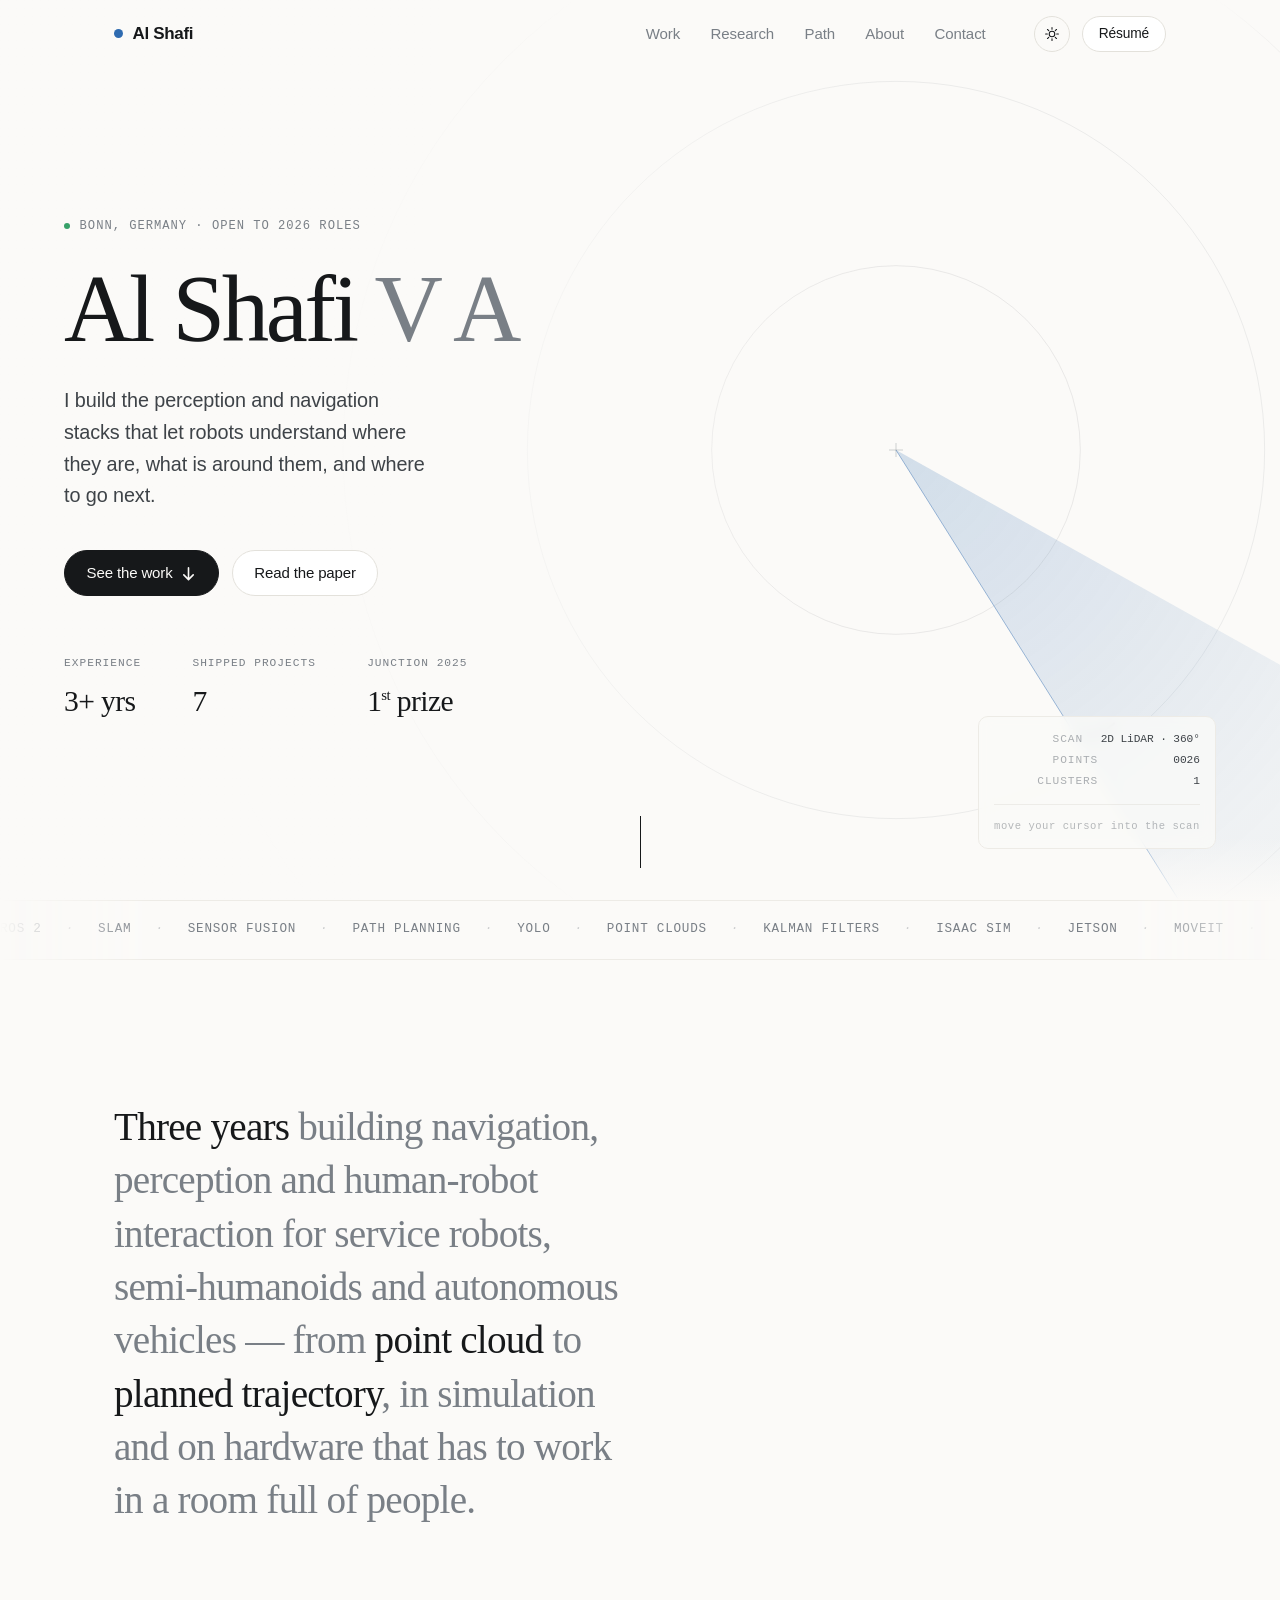
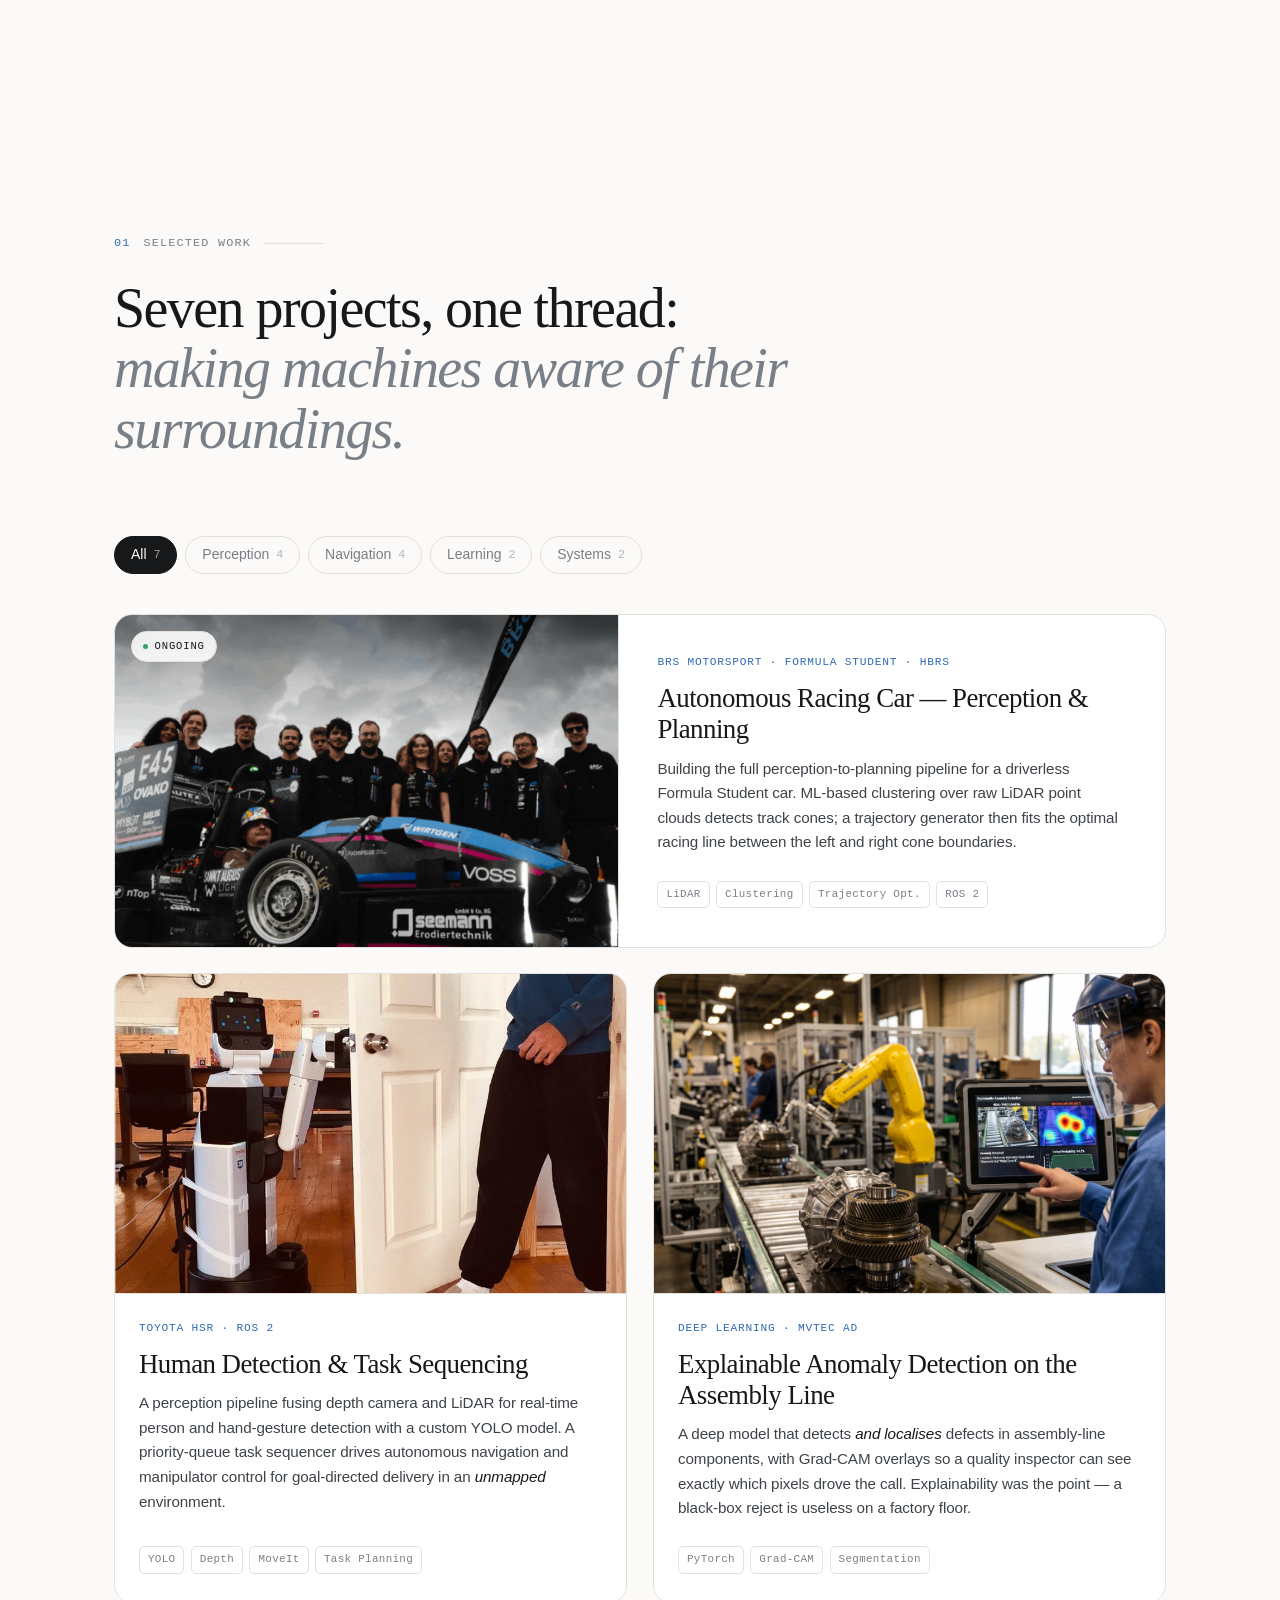
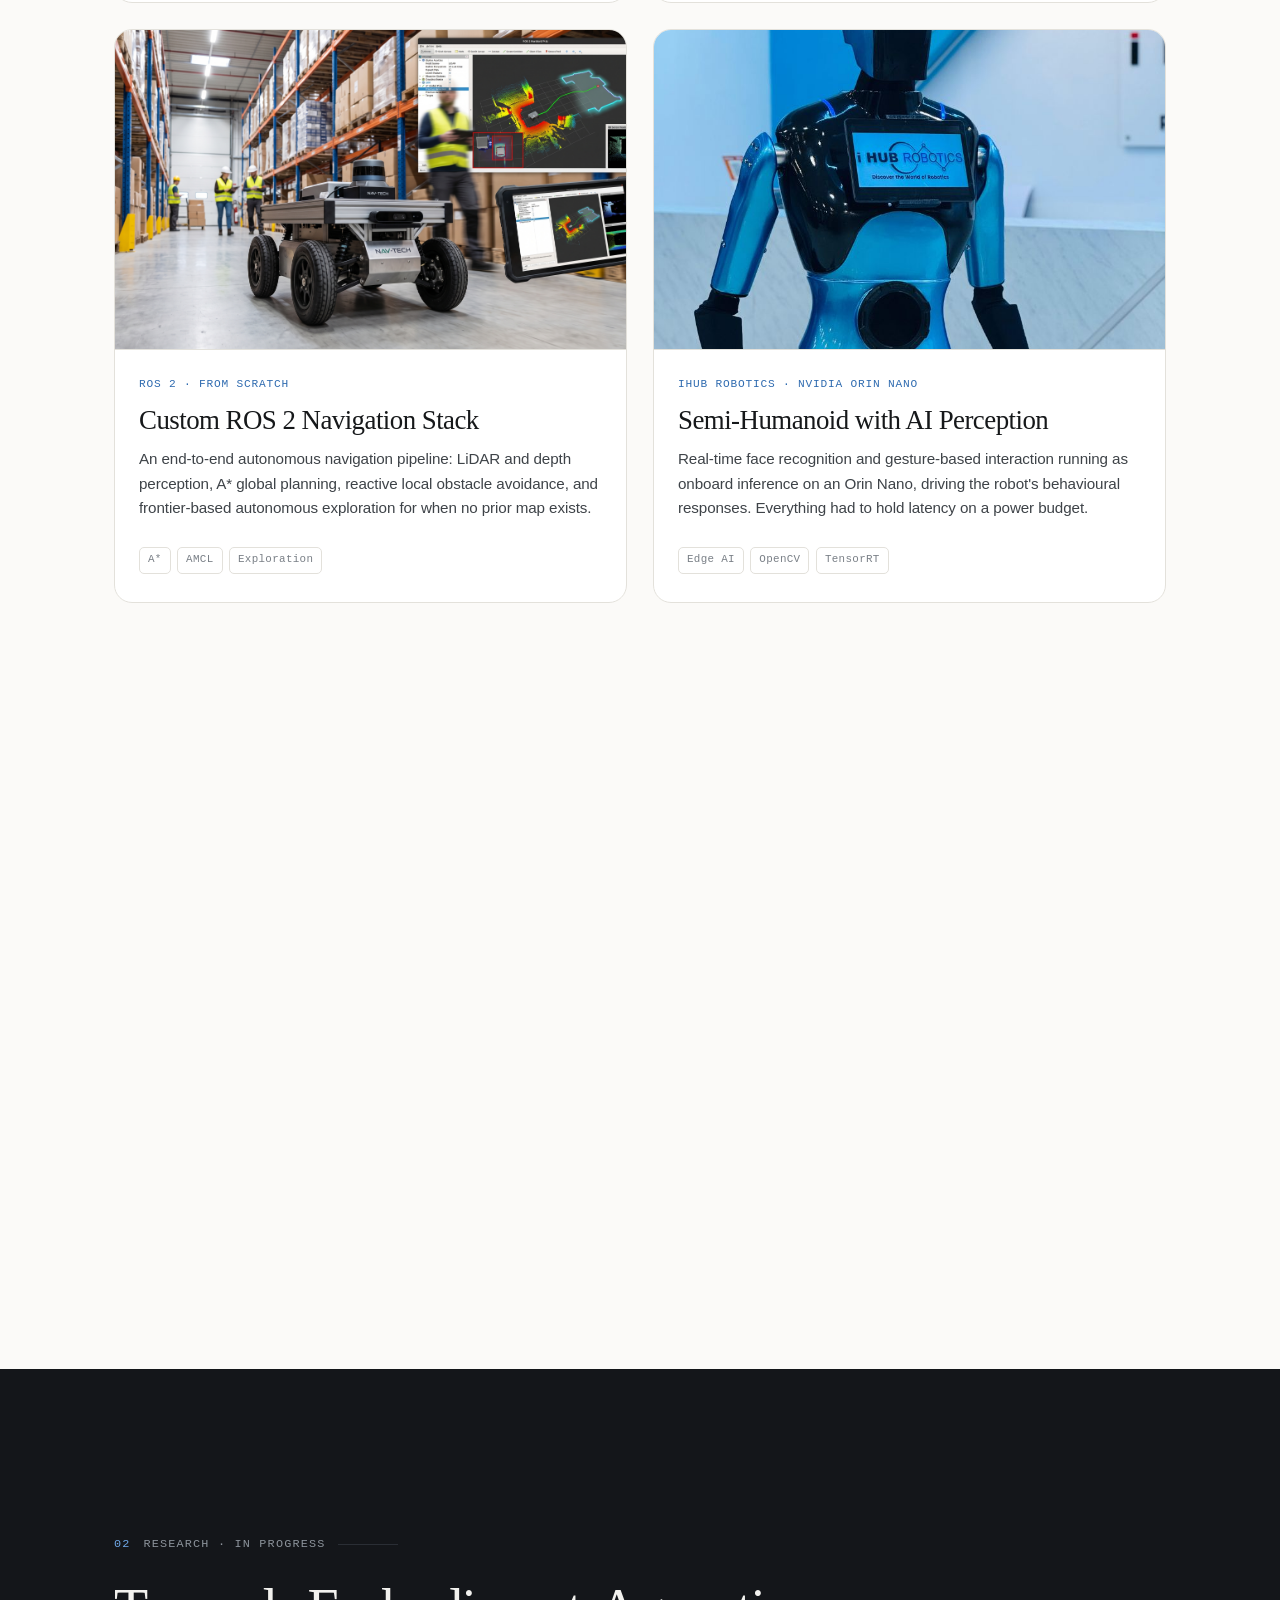
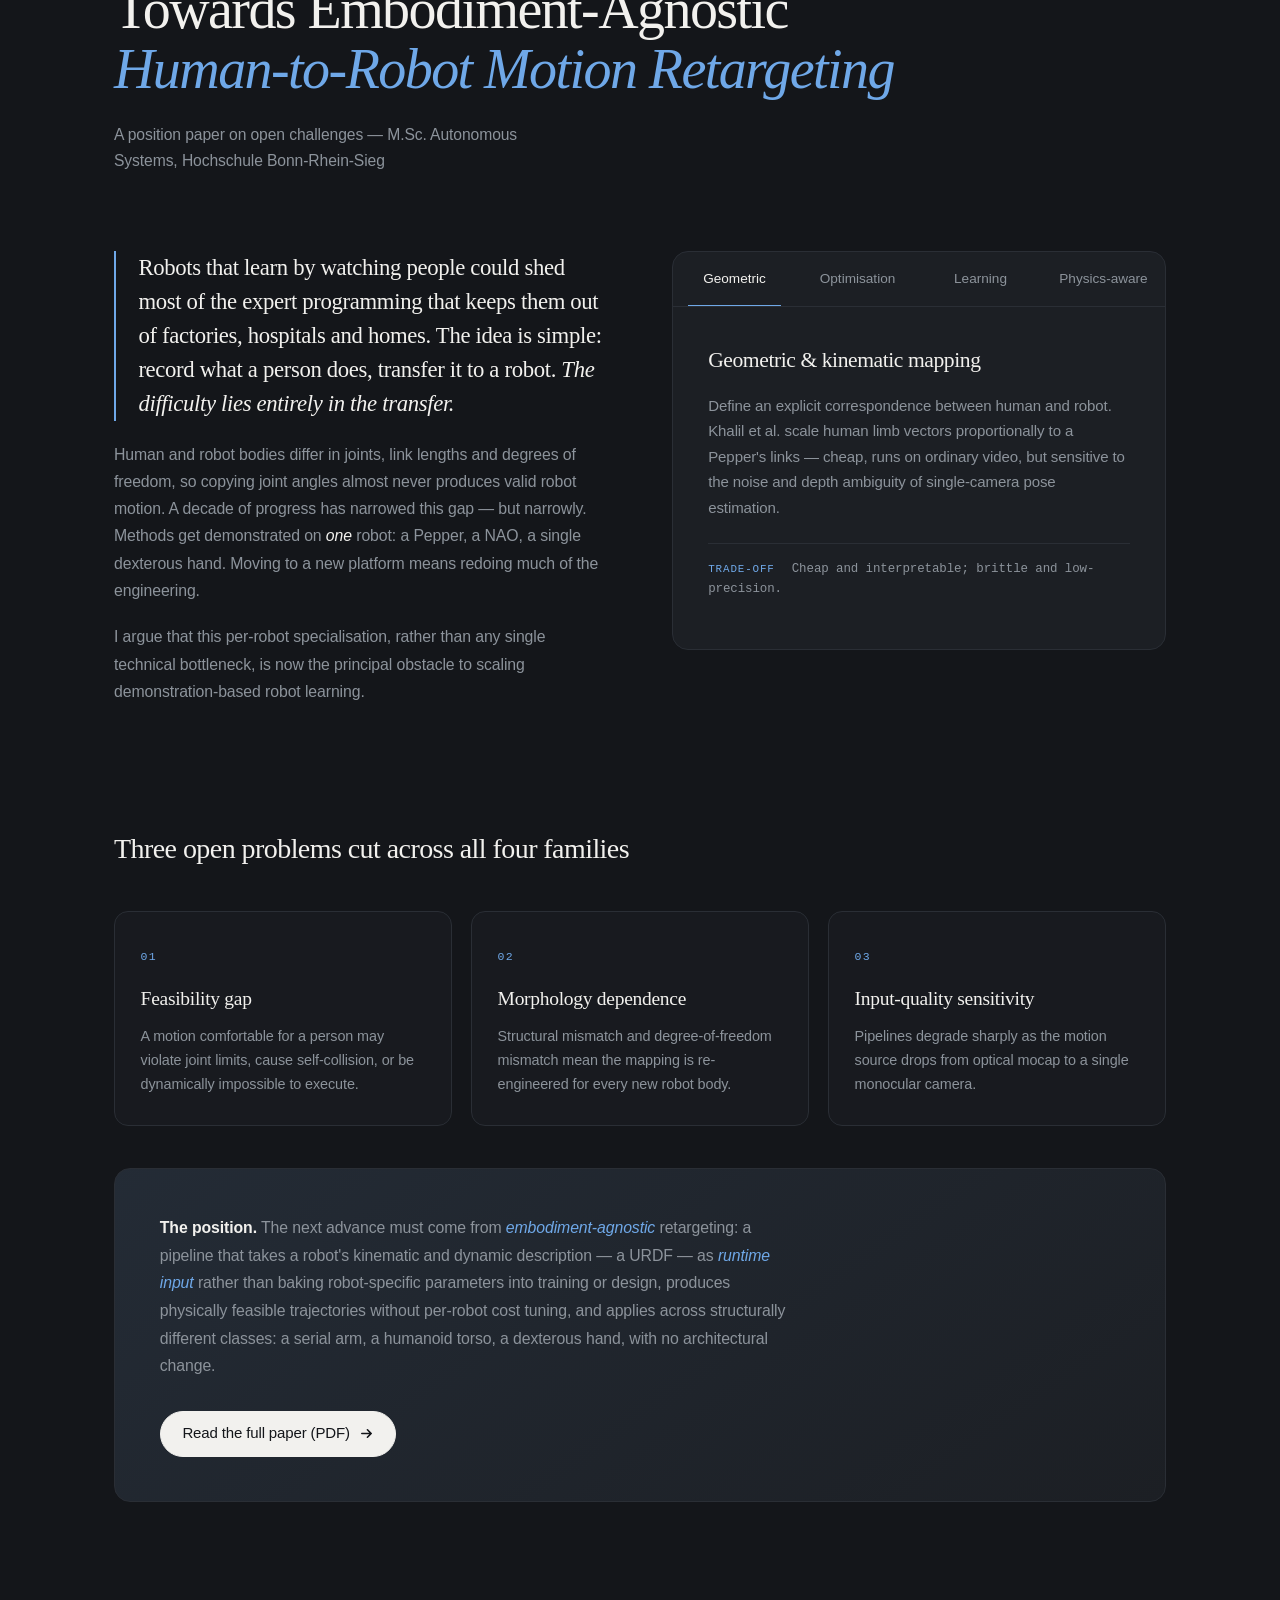
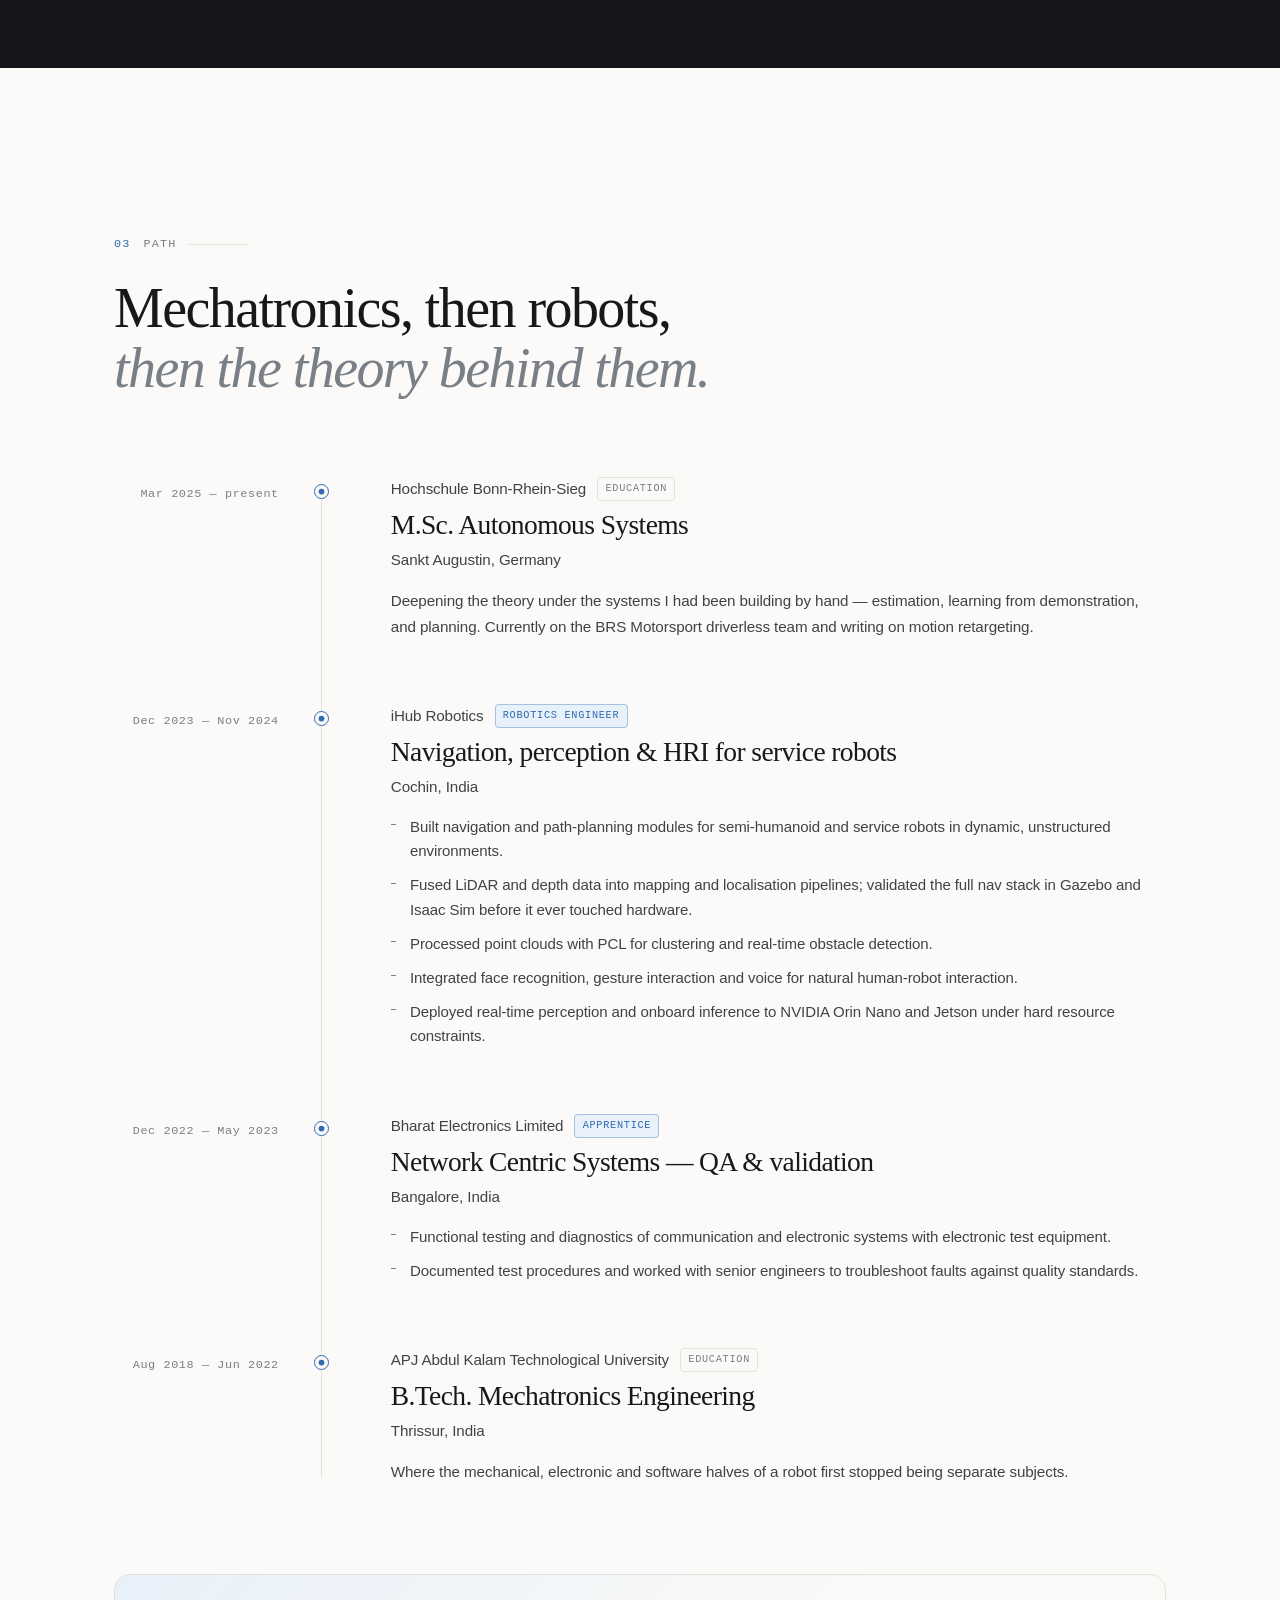
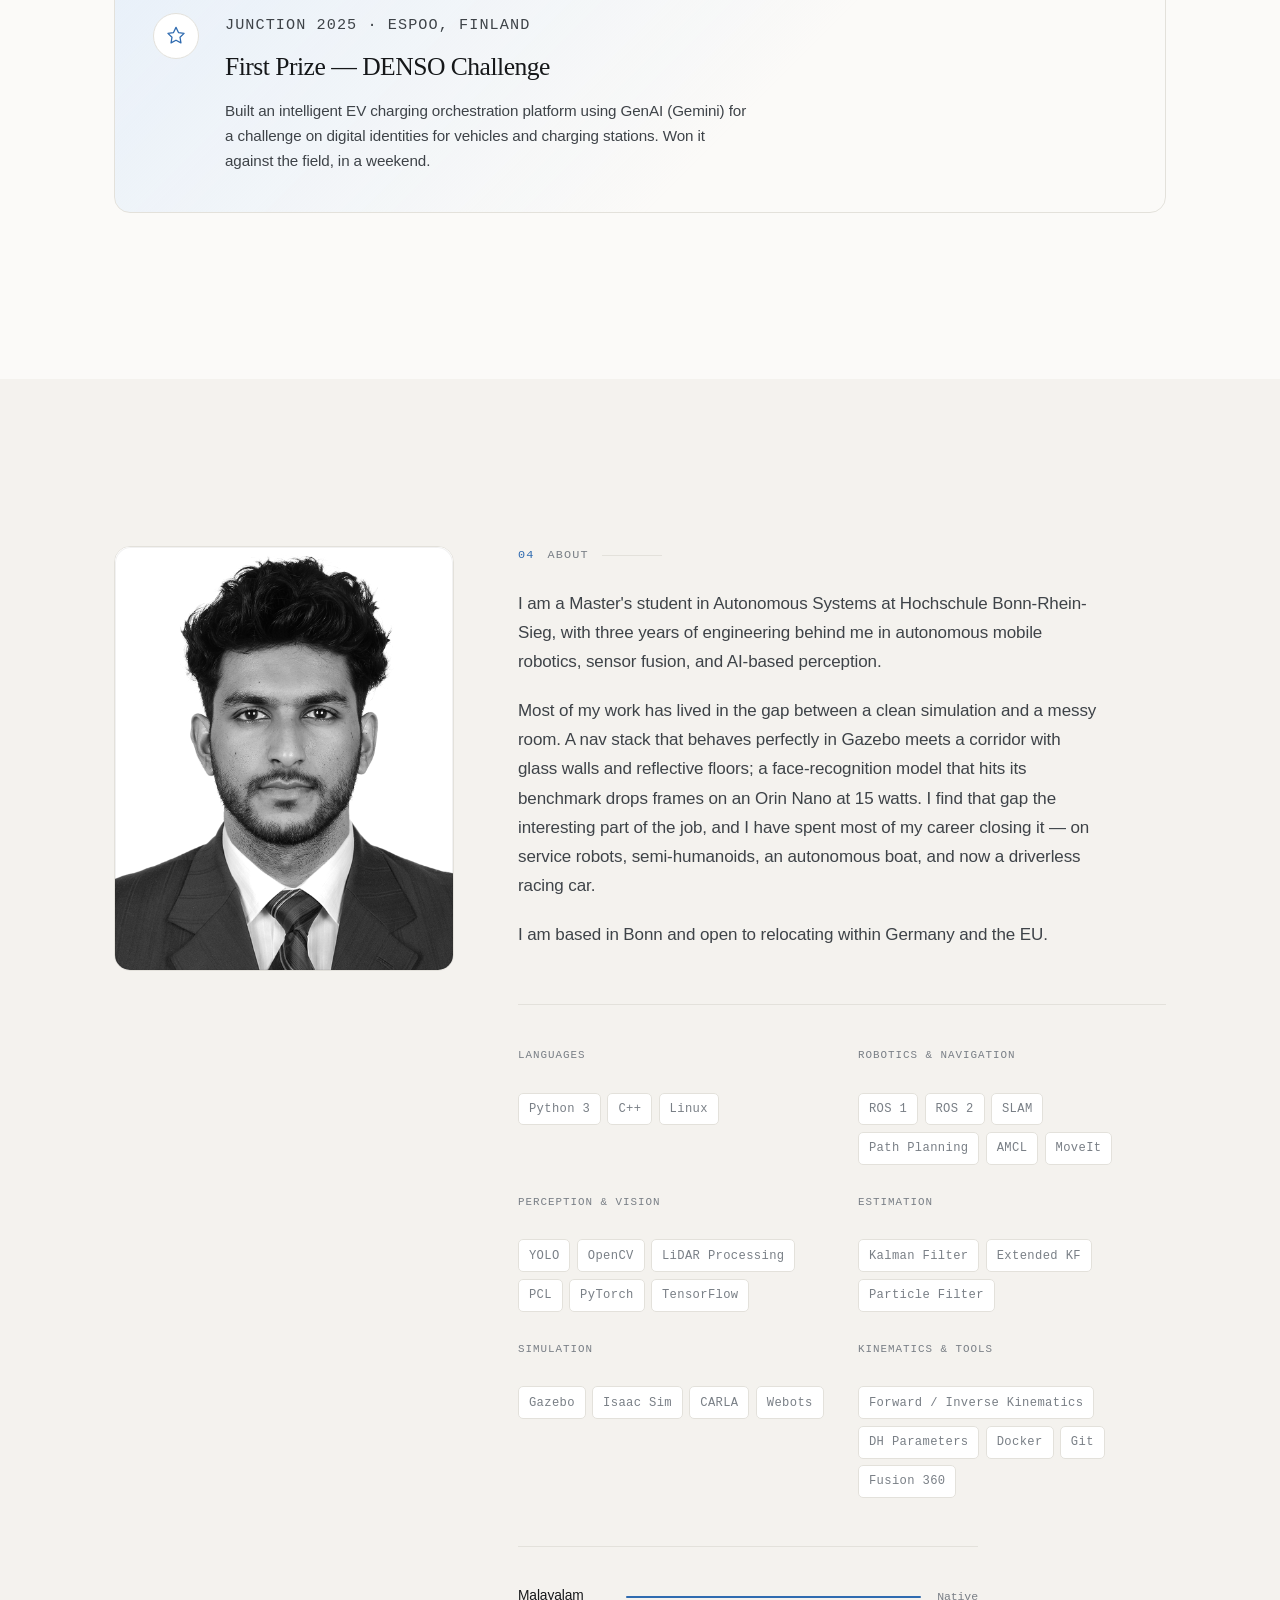
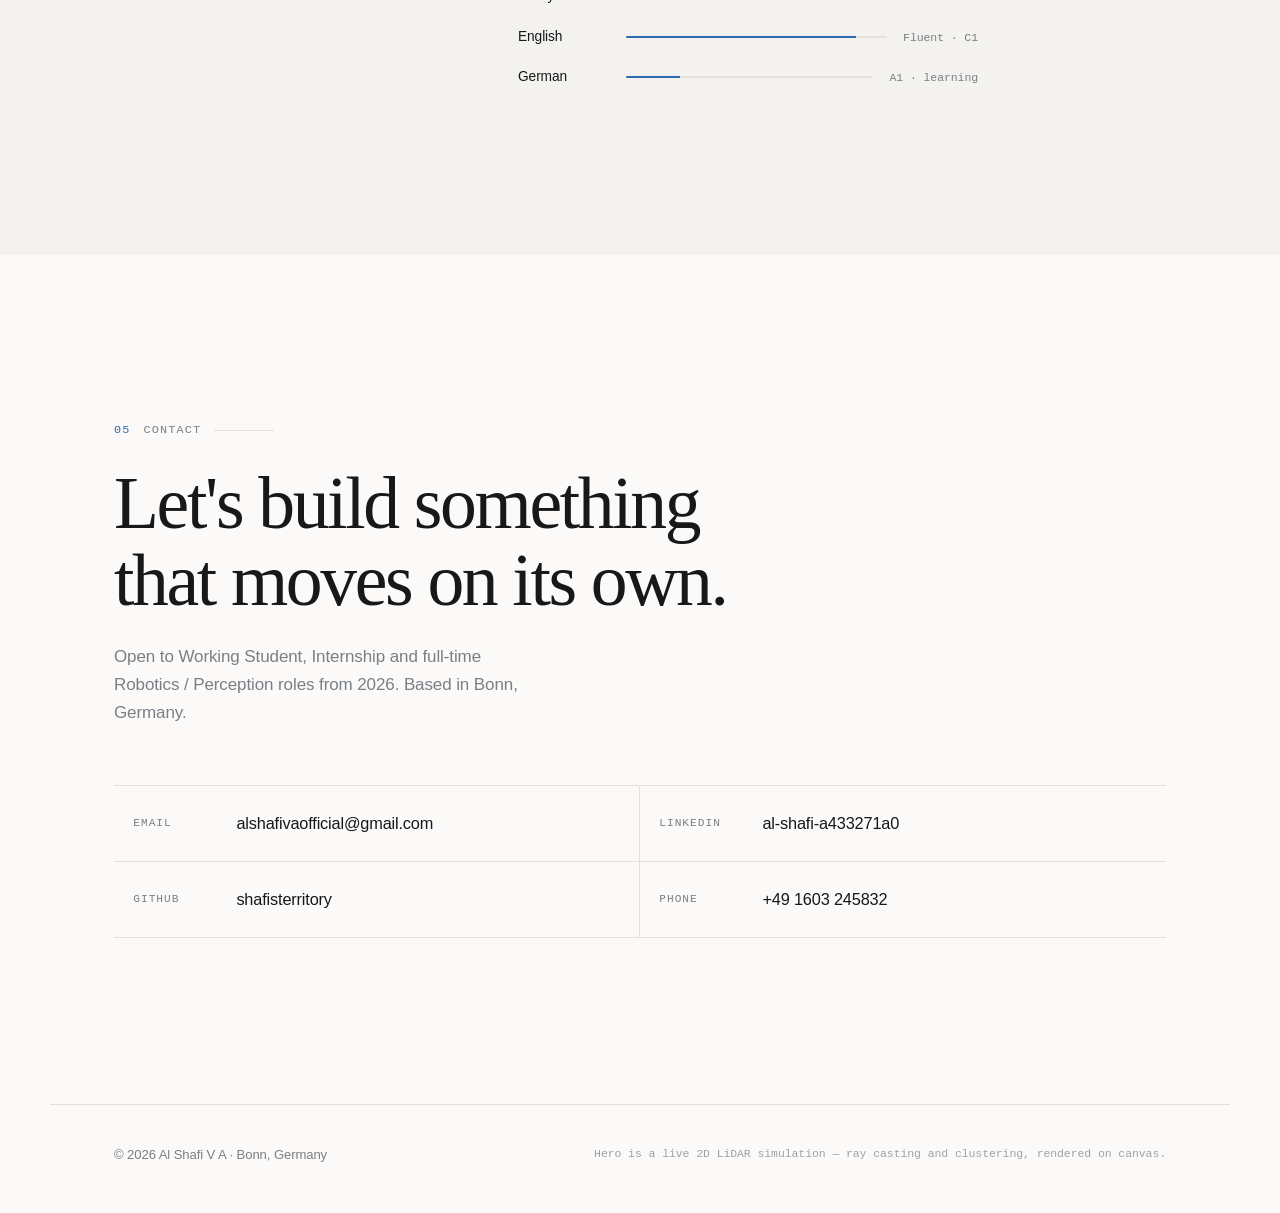
<file: index.html>
<!DOCTYPE html>
<html lang="en" data-theme="light">
<head>
<meta charset="utf-8">
<meta name="viewport" content="width=device-width, initial-scale=1">
<title>Al Shafi V A — Autonomous Systems Engineer</title>
<meta name="description" content="Robotics engineer and M.Sc. Autonomous Systems student at Hochschule Bonn-Rhein-Sieg. Navigation, perception, sensor fusion, and human-robot interaction.">

<meta property="og:title" content="Al Shafi V A — Autonomous Systems Engineer">
<meta property="og:description" content="Navigation, perception, and sensor fusion for robots that work in the real world.">
<meta property="og:type" content="website">

<link rel="preconnect" href="https://fonts.googleapis.com">
<link rel="stylesheet" href="css/style.css">
</head>
<body>

<!-- ─── skip link ─────────────────────────────────────────── -->
<a href="#main" class="skip">Skip to content</a>

<!-- ─── nav ───────────────────────────────────────────────── -->
<header class="nav" id="nav">
  <div class="nav__inner">
    <a href="#top" class="nav__mark" aria-label="Home">
      <span class="nav__mark-dot" aria-hidden="true"></span>
      <span class="nav__mark-text">Al Shafi</span>
    </a>

    <nav class="nav__links" aria-label="Primary">
      <a href="#work">Work</a>
      <a href="#research">Research</a>
      <a href="#path">Path</a>
      <a href="#about">About</a>
      <a href="#contact">Contact</a>
    </nav>

    <div class="nav__actions">
      <button class="theme-toggle" id="themeToggle" type="button"
              aria-label="Switch colour theme" title="Switch colour theme">
        <svg class="icon-sun" viewBox="0 0 24 24" aria-hidden="true"><circle cx="12" cy="12" r="4.2"/><path d="M12 2.4v2.6M12 19v2.6M2.4 12h2.6M19 12h2.6M5.2 5.2l1.9 1.9M16.9 16.9l1.9 1.9M18.8 5.2l-1.9 1.9M7.1 16.9l-1.9 1.9"/></svg>
        <svg class="icon-moon" viewBox="0 0 24 24" aria-hidden="true"><path d="M20.5 14.6A8.6 8.6 0 0 1 9.4 3.5a8.6 8.6 0 1 0 11.1 11.1z"/></svg>
      </button>
      <a class="btn btn--sm" href="assets/Al_Shafi_VA_Resume.pdf" target="_blank" rel="noopener">Résumé</a>
    </div>
  </div>
  <div class="nav__progress" id="navProgress" aria-hidden="true"></div>
</header>


<main id="main">
<span id="top"></span>

<!-- ─── hero ──────────────────────────────────────────────── -->
<section class="hero">
  <canvas class="hero__canvas" id="lidar" aria-hidden="true"></canvas>
  <div class="hero__scrim" aria-hidden="true"></div>

  <div class="hero__content">
    <p class="hero__eyebrow" data-reveal>
      <span class="pulse" aria-hidden="true"></span>
      Bonn, Germany · open to 2026 roles
    </p>

    <h1 class="hero__name" data-reveal data-reveal-delay="1">
      <span class="hero__line">Al&nbsp;Shafi</span> <span class="hero__line hero__line--muted">V&nbsp;A</span>
    </h1>

    <p class="hero__tagline" data-reveal data-reveal-delay="2">
      I build the perception and navigation stacks that let robots
      understand where they are, what is around them, and where to go next.
    </p>

    <div class="hero__cta" data-reveal data-reveal-delay="3">
      <a class="btn btn--primary" href="#work">
        See the work
        <svg viewBox="0 0 16 16" aria-hidden="true"><path d="M8 2v12M3 9.5 8 14.5l5-5"/></svg>
      </a>
      <a class="btn" href="#research">Read the paper</a>
    </div>

    <dl class="hero__stats" data-reveal data-reveal-delay="4">
      <div><dt>Experience</dt><dd><span data-count="3">0</span>+ yrs</dd></div>
      <div><dt>Shipped projects</dt><dd><span data-count="7">0</span></dd></div>
      <div><dt>Junction 2025</dt><dd>1<sup>st</sup> prize</dd></div>
    </dl>
  </div>

  <div class="hero__readout" aria-hidden="true">
    <div class="readout__row"><span>scan</span><b id="roScan">2D LiDAR · 360°</b></div>
    <div class="readout__row"><span>points</span><b id="roPoints">0</b></div>
    <div class="readout__row"><span>clusters</span><b id="roClusters">0</b></div>
    <div class="readout__hint">move your cursor into the scan</div>
  </div>

  <a href="#work" class="hero__scroll" aria-label="Scroll to work">
    <span class="hero__scroll-line" aria-hidden="true"></span>
  </a>
</section>


<!-- ─── marquee / skills ribbon ───────────────────────────── -->
<div class="ribbon" aria-hidden="true">
  <div class="ribbon__track">
    <span>ROS 2</span><i>·</i><span>SLAM</span><i>·</i><span>Sensor Fusion</span><i>·</i>
    <span>Path Planning</span><i>·</i><span>YOLO</span><i>·</i><span>Point Clouds</span><i>·</i>
    <span>Kalman Filters</span><i>·</i><span>Isaac Sim</span><i>·</i><span>Jetson</span><i>·</i>
    <span>MoveIt</span><i>·</i><span>CARLA</span><i>·</i><span>Gazebo</span><i>·</i>
    <span>ROS 2</span><i>·</i><span>SLAM</span><i>·</i><span>Sensor Fusion</span><i>·</i>
    <span>Path Planning</span><i>·</i><span>YOLO</span><i>·</i><span>Point Clouds</span><i>·</i>
    <span>Kalman Filters</span><i>·</i><span>Isaac Sim</span><i>·</i><span>Jetson</span><i>·</i>
    <span>MoveIt</span><i>·</i><span>CARLA</span><i>·</i><span>Gazebo</span><i>·</i>
  </div>
</div>


<!-- ─── intro statement ───────────────────────────────────── -->
<section class="statement">
  <p class="statement__body" data-reveal>
    <span>Three years</span> building navigation, perception and human-robot
    interaction for service robots, semi-humanoids and autonomous vehicles —
    from <span>point cloud</span> to <span>planned trajectory</span>, in simulation
    and on hardware that has to work in a room full of people.
  </p>
</section>


<!-- ─── work ──────────────────────────────────────────────── -->
<section class="section" id="work">
  <div class="section__head">
    <p class="kicker" data-reveal><span class="kicker__num">01</span> Selected work</p>
    <h2 class="section__title" data-reveal data-reveal-delay="1">
      Seven projects, one thread:<br>
      <em>making machines aware of their surroundings.</em>
    </h2>
  </div>

  <div class="filters" data-reveal role="tablist" aria-label="Filter projects by discipline">
    <button class="filter is-active" data-filter="all"        role="tab" aria-selected="true">All <b>7</b></button>
    <button class="filter" data-filter="perception"  role="tab" aria-selected="false">Perception <b>4</b></button>
    <button class="filter" data-filter="navigation"  role="tab" aria-selected="false">Navigation <b>4</b></button>
    <button class="filter" data-filter="learning"    role="tab" aria-selected="false">Learning <b>2</b></button>
    <button class="filter" data-filter="systems"     role="tab" aria-selected="false">Systems <b>2</b></button>
  </div>

  <div class="grid" id="projectGrid">

    <!-- 1 -->
    <article class="card card--wide" data-tags="perception navigation learning" data-reveal>
      <div class="card__media">
        <img src="assets/projects/racing.jpg" alt="" loading="lazy"
             onerror="this.closest('.card__media').classList.add('is-empty')">
        <div class="card__ph" aria-hidden="true">
          <svg viewBox="0 0 120 60"><path d="M6 52 Q30 8 60 30 T114 14"/><circle cx="20" cy="40" r="2"/><circle cx="42" cy="22" r="2"/><circle cx="66" cy="31" r="2"/><circle cx="90" cy="22" r="2"/><circle cx="30" cy="52" r="2"/><circle cx="54" cy="38" r="2"/><circle cx="78" cy="40" r="2"/><circle cx="102" cy="30" r="2"/></svg>
          <span>assets/projects/racing.jpg</span>
        </div>
        <span class="badge badge--live">Ongoing</span>
      </div>
      <div class="card__body">
        <p class="card__meta">BRS Motorsport · Formula Student · HBRS</p>
        <h3 class="card__title">Autonomous Racing Car — Perception &amp; Planning</h3>
        <p class="card__text">
          Building the full perception-to-planning pipeline for a driverless
          Formula Student car. ML-based clustering over raw LiDAR point clouds
          detects track cones; a trajectory generator then fits the optimal
          racing line between the left and right cone boundaries.
        </p>
        <ul class="chips"><li>LiDAR</li><li>Clustering</li><li>Trajectory Opt.</li><li>ROS 2</li></ul>
      </div>
    </article>

    <!-- 2 -->
    <article class="card" data-tags="perception navigation" data-reveal data-reveal-delay="1">
      <div class="card__media">
        <img src="assets/projects/hsr.jpg" alt="" loading="lazy"
             onerror="this.closest('.card__media').classList.add('is-empty')">
        <div class="card__ph" aria-hidden="true">
          <svg viewBox="0 0 120 60"><rect x="46" y="18" width="28" height="30" rx="4"/><circle cx="60" cy="12" r="7"/><path d="M40 34h-14M94 34h-14"/></svg>
          <span>assets/projects/hsr.jpg</span>
        </div>
      </div>
      <div class="card__body">
        <p class="card__meta">Toyota HSR · ROS 2</p>
        <h3 class="card__title">Human Detection &amp; Task Sequencing</h3>
        <p class="card__text">
          A perception pipeline fusing depth camera and LiDAR for real-time person
          and hand-gesture detection with a custom YOLO model. A priority-queue
          task sequencer drives autonomous navigation and manipulator control for
          goal-directed delivery in an <em>unmapped</em> environment.
        </p>
        <ul class="chips"><li>YOLO</li><li>Depth</li><li>MoveIt</li><li>Task Planning</li></ul>
      </div>
    </article>

    <!-- 3 -->
    <article class="card" data-tags="perception learning" data-reveal data-reveal-delay="2">
      <div class="card__media">
        <img src="assets/projects/anomaly.jpg" alt="" loading="lazy"
             onerror="this.closest('.card__media').classList.add('is-empty')">
        <div class="card__ph" aria-hidden="true">
          <svg viewBox="0 0 120 60"><rect x="24" y="14" width="72" height="34" rx="3"/><path d="M54 26h14v10H54z" class="hot"/><path d="M24 40h72"/></svg>
          <span>assets/projects/anomaly.jpg</span>
        </div>
      </div>
      <div class="card__body">
        <p class="card__meta">Deep Learning · MVTec AD</p>
        <h3 class="card__title">Explainable Anomaly Detection on the Assembly Line</h3>
        <p class="card__text">
          A deep model that detects <em>and localises</em> defects in assembly-line
          components, with Grad-CAM overlays so a quality inspector can see exactly
          which pixels drove the call. Explainability was the point — a black-box
          reject is useless on a factory floor.
        </p>
        <ul class="chips"><li>PyTorch</li><li>Grad-CAM</li><li>Segmentation</li></ul>
      </div>
    </article>

    <!-- 4 -->
    <article class="card" data-tags="navigation" data-reveal>
      <div class="card__media">
        <img src="assets/projects/nav-stack.jpg" alt="" loading="lazy"
             onerror="this.closest('.card__media').classList.add('is-empty')">
        <div class="card__ph" aria-hidden="true">
          <svg viewBox="0 0 120 60"><path d="M12 48h20v-16h20v-12h24v-8h32" class="dash"/><circle cx="12" cy="48" r="3"/><circle cx="108" cy="12" r="3"/></svg>
          <span>assets/projects/nav-stack.jpg</span>
        </div>
      </div>
      <div class="card__body">
        <p class="card__meta">ROS 2 · From scratch</p>
        <h3 class="card__title">Custom ROS 2 Navigation Stack</h3>
        <p class="card__text">
          An end-to-end autonomous navigation pipeline: LiDAR and depth perception,
          A* global planning, reactive local obstacle avoidance, and frontier-based
          autonomous exploration for when no prior map exists.
        </p>
        <ul class="chips"><li>A*</li><li>AMCL</li><li>Exploration</li></ul>
      </div>
    </article>

    <!-- 5 -->
    <article class="card" data-tags="perception systems" data-reveal data-reveal-delay="1">
      <div class="card__media">
        <img src="assets/projects/humanoid.jpg" alt="" loading="lazy"
             onerror="this.closest('.card__media').classList.add('is-empty')">
        <div class="card__ph" aria-hidden="true">
          <svg viewBox="0 0 120 60"><circle cx="60" cy="22" r="12"/><path d="M44 48c0-9 7-14 16-14s16 5 16 14"/><path d="M52 20h4M64 20h4"/></svg>
          <span>assets/projects/humanoid.jpg</span>
        </div>
      </div>
      <div class="card__body">
        <p class="card__meta">iHub Robotics · NVIDIA Orin Nano</p>
        <h3 class="card__title">Semi-Humanoid with AI Perception</h3>
        <p class="card__text">
          Real-time face recognition and gesture-based interaction running as
          onboard inference on an Orin Nano, driving the robot's behavioural
          responses. Everything had to hold latency on a power budget.
        </p>
        <ul class="chips"><li>Edge AI</li><li>OpenCV</li><li>TensorRT</li></ul>
      </div>
    </article>

    <!-- 6 -->
    <article class="card" data-tags="systems" data-reveal data-reveal-delay="2">
      <div class="card__media">
        <img src="assets/projects/rosbridge.jpg" alt="" loading="lazy"
             onerror="this.closest('.card__media').classList.add('is-empty')">
        <div class="card__ph" aria-hidden="true">
          <svg viewBox="0 0 120 60"><rect x="14" y="20" width="26" height="20" rx="3"/><rect x="80" y="20" width="26" height="20" rx="3"/><path d="M40 30h40" class="dash"/><circle cx="60" cy="30" r="4"/></svg>
          <span>assets/projects/rosbridge.jpg</span>
        </div>
      </div>
      <div class="card__body">
        <p class="card__meta">Docker · Infrastructure</p>
        <h3 class="card__title">ROSbridge Container</h3>
        <p class="card__text">
          A containerised bridge letting ROS 1 and ROS 2 nodes talk to each other,
          which unblocked multi-robot integration for a fleet that could not all
          migrate at once.
        </p>
        <ul class="chips"><li>Docker</li><li>ROS 1 ↔ 2</li></ul>
      </div>
    </article>

    <!-- 7 -->
    <article class="card" data-tags="navigation" data-reveal>
      <div class="card__media">
        <img src="assets/projects/gps-boat.jpg" alt="" loading="lazy"
             onerror="this.closest('.card__media').classList.add('is-empty')">
        <div class="card__ph" aria-hidden="true">
          <svg viewBox="0 0 120 60"><path d="M20 44h80l-10 10H30z"/><path d="M60 44V16M60 16l22 10-22 8" class="dash"/></svg>
          <span>assets/projects/gps-boat.jpg</span>
        </div>
      </div>
      <div class="card__body">
        <p class="card__meta">Unmanned Surface Vehicle</p>
        <h3 class="card__title">Autonomous GPS Waypoint Navigation</h3>
        <p class="card__text">
          Waypoint tracking and path following for an autonomous boat, fusing GPS
          and compass to hold a heading against drift on open water.
        </p>
        <ul class="chips"><li>GPS</li><li>IMU</li><li>Control</li></ul>
      </div>
    </article>

  </div>

  <p class="grid__empty" id="gridEmpty" hidden>No projects match that filter.</p>
</section>


<!-- ─── research ──────────────────────────────────────────── -->
<section class="section section--dark" id="research">
  <div class="section__head">
    <p class="kicker" data-reveal><span class="kicker__num">02</span> Research · in progress</p>
    <h2 class="section__title" data-reveal data-reveal-delay="1">
      Towards Embodiment-Agnostic<br><em>Human-to-Robot Motion Retargeting</em>
    </h2>
    <p class="section__sub" data-reveal data-reveal-delay="2">
      A position paper on open challenges — M.Sc. Autonomous Systems, Hochschule Bonn-Rhein-Sieg
    </p>
  </div>

  <div class="paper">
    <div class="paper__abstract" data-reveal>
      <p class="paper__lede">
        Robots that learn by watching people could shed most of the expert
        programming that keeps them out of factories, hospitals and homes. The idea
        is simple: record what a person does, transfer it to a robot. <em>The
        difficulty lies entirely in the transfer.</em>
      </p>
      <p>
        Human and robot bodies differ in joints, link lengths and degrees of freedom,
        so copying joint angles almost never produces valid robot motion. A decade of
        progress has narrowed this gap — but narrowly. Methods get demonstrated on
        <em>one</em> robot: a Pepper, a NAO, a single dexterous hand. Moving to a new
        platform means redoing much of the engineering.
      </p>
      <p>
        I argue that this per-robot specialisation, rather than any single technical
        bottleneck, is now the principal obstacle to scaling demonstration-based
        robot learning.
      </p>
    </div>

    <div class="paper__panel" data-reveal data-reveal-delay="1">
      <div class="tabs" role="tablist" aria-label="Retargeting method families">
        <button class="tab is-active" role="tab" aria-selected="true"  data-tab="geo">Geometric</button>
        <button class="tab" role="tab" aria-selected="false" data-tab="opt">Optimisation</button>
        <button class="tab" role="tab" aria-selected="false" data-tab="learn">Learning</button>
        <button class="tab" role="tab" aria-selected="false" data-tab="phys">Physics-aware</button>
      </div>

      <div class="tab-panels">
        <div class="tab-panel is-active" data-panel="geo" role="tabpanel">
          <h4>Geometric &amp; kinematic mapping</h4>
          <p>
            Define an explicit correspondence between human and robot. Khalil et al.
            scale human limb vectors proportionally to a Pepper's links — cheap, runs
            on ordinary video, but sensitive to the noise and depth ambiguity of
            single-camera pose estimation.
          </p>
          <p class="tab-panel__verdict"><span>Trade-off</span> Cheap and interpretable; brittle and low-precision.</p>
        </div>

        <div class="tab-panel" data-panel="opt" role="tabpanel">
          <h4>Optimisation-based retargeting</h4>
          <p>
            Cast retargeting as a constrained problem: minimise human–robot pose
            discrepancy subject to joint limits and collision avoidance. DexPilot
            teleoperates a 23-DoA hand-arm system from four depth cameras watching a
            bare hand — accurate and general <em>within</em> a hand morphology.
          </p>
          <p class="tab-panel__verdict"><span>Trade-off</span> Precise; computationally heavy and cost terms tuned per robot.</p>
        </div>

        <div class="tab-panel" data-panel="learn" role="tabpanel">
          <h4>Learning-based retargeting</h4>
          <p>
            Replace hand-designed rules with mappings learned from data. Zhang et al.
            search a compressed latent space for the best-matching robot pose,
            transferring two-armed sign language across YuMi, NAO and Pepper. The
            binding constraint is how much matched human–robot data you need.
          </p>
          <p class="tab-panel__verdict"><span>Trade-off</span> Scales across robots; starved for paired training data.</p>
        </div>

        <div class="tab-panel" data-panel="phys" role="tabpanel">
          <h4>Physics-aware imitation</h4>
          <p>
            Enforce dynamic feasibility, not just kinematic similarity — the motion
            must be executable, not merely reachable. This family speaks directly to
            the feasibility gap, where a motion comfortable for a person violates a
            robot's torque limits or is dynamically impossible.
          </p>
          <p class="tab-panel__verdict"><span>Trade-off</span> Physically valid; expensive and simulator-dependent.</p>
        </div>
      </div>
    </div>
  </div>

  <div class="problems">
    <p class="problems__head" data-reveal>Three open problems cut across all four families</p>
    <div class="problems__grid">
      <div class="problem" data-reveal>
        <span class="problem__num">01</span>
        <h4>Feasibility gap</h4>
        <p>A motion comfortable for a person may violate joint limits, cause self-collision, or be dynamically impossible to execute.</p>
      </div>
      <div class="problem" data-reveal data-reveal-delay="1">
        <span class="problem__num">02</span>
        <h4>Morphology dependence</h4>
        <p>Structural mismatch and degree-of-freedom mismatch mean the mapping is re-engineered for every new robot body.</p>
      </div>
      <div class="problem" data-reveal data-reveal-delay="2">
        <span class="problem__num">03</span>
        <h4>Input-quality sensitivity</h4>
        <p>Pipelines degrade sharply as the motion source drops from optical mocap to a single monocular camera.</p>
      </div>
    </div>

    <div class="thesis" data-reveal>
      <p>
        <strong>The position.</strong> The next advance must come from
        <em>embodiment-agnostic</em> retargeting: a pipeline that takes a robot's
        kinematic and dynamic description — a URDF — as <em>runtime input</em> rather
        than baking robot-specific parameters into training or design, produces
        physically feasible trajectories without per-robot cost tuning, and applies
        across structurally different classes: a serial arm, a humanoid torso, a
        dexterous hand, with no architectural change.
      </p>
      <a class="btn btn--primary" href="assets/Towards_Embodiment_Agnostic_Retargeting.pdf" target="_blank" rel="noopener">
        Read the full paper (PDF)
        <svg viewBox="0 0 16 16" aria-hidden="true"><path d="M3 8h10M9 4l4 4-4 4"/></svg>
      </a>
    </div>
  </div>
</section>


<!-- ─── path / timeline ───────────────────────────────────── -->
<section class="section" id="path">
  <div class="section__head">
    <p class="kicker" data-reveal><span class="kicker__num">03</span> Path</p>
    <h2 class="section__title" data-reveal data-reveal-delay="1">
      Mechatronics, then robots,<br><em>then the theory behind them.</em>
    </h2>
  </div>

  <ol class="timeline" id="timeline">
    <span class="timeline__rail" aria-hidden="true"><i id="timelineFill"></i></span>

    <li class="tl" data-reveal>
      <span class="tl__dot" aria-hidden="true"></span>
      <div class="tl__when">Mar 2025 — present</div>
      <div class="tl__what">
        <p class="tl__where">Hochschule Bonn-Rhein-Sieg <span class="tl__tag">Education</span></p>
        <h3>M.Sc. Autonomous Systems</h3>
        <p class="tl__place">Sankt Augustin, Germany</p>
        <p>
          Deepening the theory under the systems I had been building by hand —
          estimation, learning from demonstration, and planning. Currently on the
          BRS Motorsport driverless team and writing on motion retargeting.
        </p>
      </div>
    </li>

    <li class="tl" data-reveal>
      <span class="tl__dot" aria-hidden="true"></span>
      <div class="tl__when">Dec 2023 — Nov 2024</div>
      <div class="tl__what">
        <p class="tl__where">iHub Robotics <span class="tl__tag tl__tag--work">Robotics Engineer</span></p>
        <h3>Navigation, perception &amp; HRI for service robots</h3>
        <p class="tl__place">Cochin, India</p>
        <ul>
          <li>Built navigation and path-planning modules for semi-humanoid and service robots in dynamic, unstructured environments.</li>
          <li>Fused LiDAR and depth data into mapping and localisation pipelines; validated the full nav stack in Gazebo and Isaac Sim before it ever touched hardware.</li>
          <li>Processed point clouds with PCL for clustering and real-time obstacle detection.</li>
          <li>Integrated face recognition, gesture interaction and voice for natural human-robot interaction.</li>
          <li>Deployed real-time perception and onboard inference to NVIDIA Orin Nano and Jetson under hard resource constraints.</li>
        </ul>
      </div>
    </li>

    <li class="tl" data-reveal>
      <span class="tl__dot" aria-hidden="true"></span>
      <div class="tl__when">Dec 2022 — May 2023</div>
      <div class="tl__what">
        <p class="tl__where">Bharat Electronics Limited <span class="tl__tag tl__tag--work">Apprentice</span></p>
        <h3>Network Centric Systems — QA &amp; validation</h3>
        <p class="tl__place">Bangalore, India</p>
        <ul>
          <li>Functional testing and diagnostics of communication and electronic systems with electronic test equipment.</li>
          <li>Documented test procedures and worked with senior engineers to troubleshoot faults against quality standards.</li>
        </ul>
      </div>
    </li>

    <li class="tl" data-reveal>
      <span class="tl__dot" aria-hidden="true"></span>
      <div class="tl__when">Aug 2018 — Jun 2022</div>
      <div class="tl__what">
        <p class="tl__where">APJ Abdul Kalam Technological University <span class="tl__tag">Education</span></p>
        <h3>B.Tech. Mechatronics Engineering</h3>
        <p class="tl__place">Thrissur, India</p>
        <p>Where the mechanical, electronic and software halves of a robot first stopped being separate subjects.</p>
      </div>
    </li>
  </ol>

  <!-- award -->
  <div class="award" data-reveal>
    <div class="award__badge" aria-hidden="true">
      <svg viewBox="0 0 24 24"><path d="M12 2.6l2.7 5.6 6.1.9-4.4 4.3 1 6.1L12 16.6 6.6 19.5l1-6.1L3.2 9.1l6.1-.9z"/></svg>
    </div>
    <div>
      <p class="award__meta">Junction 2025 · Espoo, Finland</p>
      <h3>First Prize — DENSO Challenge</h3>
      <p>
        Built an intelligent EV charging orchestration platform using GenAI (Gemini)
        for a challenge on digital identities for vehicles and charging stations.
        Won it against the field, in a weekend.
      </p>
    </div>
  </div>
</section>


<!-- ─── about ─────────────────────────────────────────────── -->
<section class="section section--tint" id="about">
  <div class="about">
    <div class="about__portrait" data-reveal>
      <div class="portrait">
        <img src="assets/headshot.jpg" alt="Al Shafi V A" loading="lazy"
             onerror="this.closest('.portrait').classList.add('is-empty')">
        <div class="portrait__ph" aria-hidden="true">
          <svg viewBox="0 0 24 24"><circle cx="12" cy="8.5" r="4"/><path d="M4.5 20.5a7.5 7.5 0 0 1 15 0"/></svg>
          <span>assets/headshot.jpg</span>
        </div>
        <span class="portrait__frame" aria-hidden="true"></span>
      </div>
    </div>

    <div class="about__text">
      <p class="kicker" data-reveal><span class="kicker__num">04</span> About</p>
      <div data-reveal data-reveal-delay="2">
        <p>
          I am a Master's student in Autonomous Systems at Hochschule Bonn-Rhein-Sieg,
          with three years of engineering behind me in autonomous mobile robotics,
          sensor fusion, and AI-based perception.
        </p>
        <p>
          Most of my work has lived in the gap between a clean simulation and a messy
          room. A nav stack that behaves perfectly in Gazebo meets a corridor with
          glass walls and reflective floors; a face-recognition model that hits its
          benchmark drops frames on an Orin Nano at 15 watts. I find that gap the
          interesting part of the job, and I have spent most of my career closing it —
          on service robots, semi-humanoids, an autonomous boat, and now a driverless
          racing car.
        </p>
        <p>
          I am based in Bonn and open to relocating within Germany and the EU.
        </p>
      </div>

      <div class="skills" data-reveal data-reveal-delay="3">
        <div class="skillset">
          <h4>Languages</h4>
          <ul class="chips chips--lg"><li>Python 3</li><li>C++</li><li>Linux</li></ul>
        </div>
        <div class="skillset">
          <h4>Robotics &amp; navigation</h4>
          <ul class="chips chips--lg"><li>ROS 1</li><li>ROS 2</li><li>SLAM</li><li>Path Planning</li><li>AMCL</li><li>MoveIt</li></ul>
        </div>
        <div class="skillset">
          <h4>Perception &amp; vision</h4>
          <ul class="chips chips--lg"><li>YOLO</li><li>OpenCV</li><li>LiDAR Processing</li><li>PCL</li><li>PyTorch</li><li>TensorFlow</li></ul>
        </div>
        <div class="skillset">
          <h4>Estimation</h4>
          <ul class="chips chips--lg"><li>Kalman Filter</li><li>Extended KF</li><li>Particle Filter</li></ul>
        </div>
        <div class="skillset">
          <h4>Simulation</h4>
          <ul class="chips chips--lg"><li>Gazebo</li><li>Isaac Sim</li><li>CARLA</li><li>Webots</li></ul>
        </div>
        <div class="skillset">
          <h4>Kinematics &amp; tools</h4>
          <ul class="chips chips--lg"><li>Forward / Inverse Kinematics</li><li>DH Parameters</li><li>Docker</li><li>Git</li><li>Fusion 360</li></ul>
        </div>
      </div>

      <div class="langs" data-reveal>
        <div class="lang"><span>Malayalam</span><i class="bar"><b style="--lvl:100%"></b></i><em>Native</em></div>
        <div class="lang"><span>English</span><i class="bar"><b style="--lvl:88%"></b></i><em>Fluent · C1</em></div>
        <div class="lang"><span>German</span><i class="bar"><b style="--lvl:22%"></b></i><em>A1 · learning</em></div>
      </div>
    </div>
  </div>
</section>


<!-- ─── contact ───────────────────────────────────────────── -->
<section class="section contact" id="contact">
  <p class="kicker" data-reveal><span class="kicker__num">05</span> Contact</p>
  <h2 class="contact__title" data-reveal data-reveal-delay="1">
    Let's build something<br>that moves on its own.
  </h2>
  <p class="contact__sub" data-reveal data-reveal-delay="2">
    Open to Working Student, Internship and full-time Robotics / Perception roles
    from 2026. Based in Bonn, Germany.
  </p>

  <div class="contact__links" data-reveal data-reveal-delay="3">
    <a class="clink" href="mailto:alshafivaofficial@gmail.com">
      <span class="clink__label">Email</span>
      <span class="clink__value">alshafivaofficial@gmail.com</span>
      <svg viewBox="0 0 16 16" aria-hidden="true"><path d="M3 8h10M9 4l4 4-4 4"/></svg>
    </a>
    <a class="clink" href="https://www.linkedin.com/in/al-shafi-a433271a0" target="_blank" rel="noopener">
      <span class="clink__label">LinkedIn</span>
      <span class="clink__value">al-shafi-a433271a0</span>
      <svg viewBox="0 0 16 16" aria-hidden="true"><path d="M3 8h10M9 4l4 4-4 4"/></svg>
    </a>
    <a class="clink" href="https://github.com/shafisterritory" target="_blank" rel="noopener">
      <span class="clink__label">GitHub</span>
      <span class="clink__value">shafisterritory</span>
      <svg viewBox="0 0 16 16" aria-hidden="true"><path d="M3 8h10M9 4l4 4-4 4"/></svg>
    </a>
    <a class="clink" href="tel:+491603245832">
      <span class="clink__label">Phone</span>
      <span class="clink__value">+49 1603 245832</span>
      <svg viewBox="0 0 16 16" aria-hidden="true"><path d="M3 8h10M9 4l4 4-4 4"/></svg>
    </a>
  </div>
</section>

</main>

<footer class="foot">
  <p>© <span id="year">2026</span> Al Shafi V A · Bonn, Germany</p>
  <p class="foot__note">Hero is a live 2D LiDAR simulation — ray casting and clustering, rendered on canvas.</p>
</footer>

<script src="js/lidar.js"></script>
<script src="js/main.js"></script>
</body>
</html>
</file>
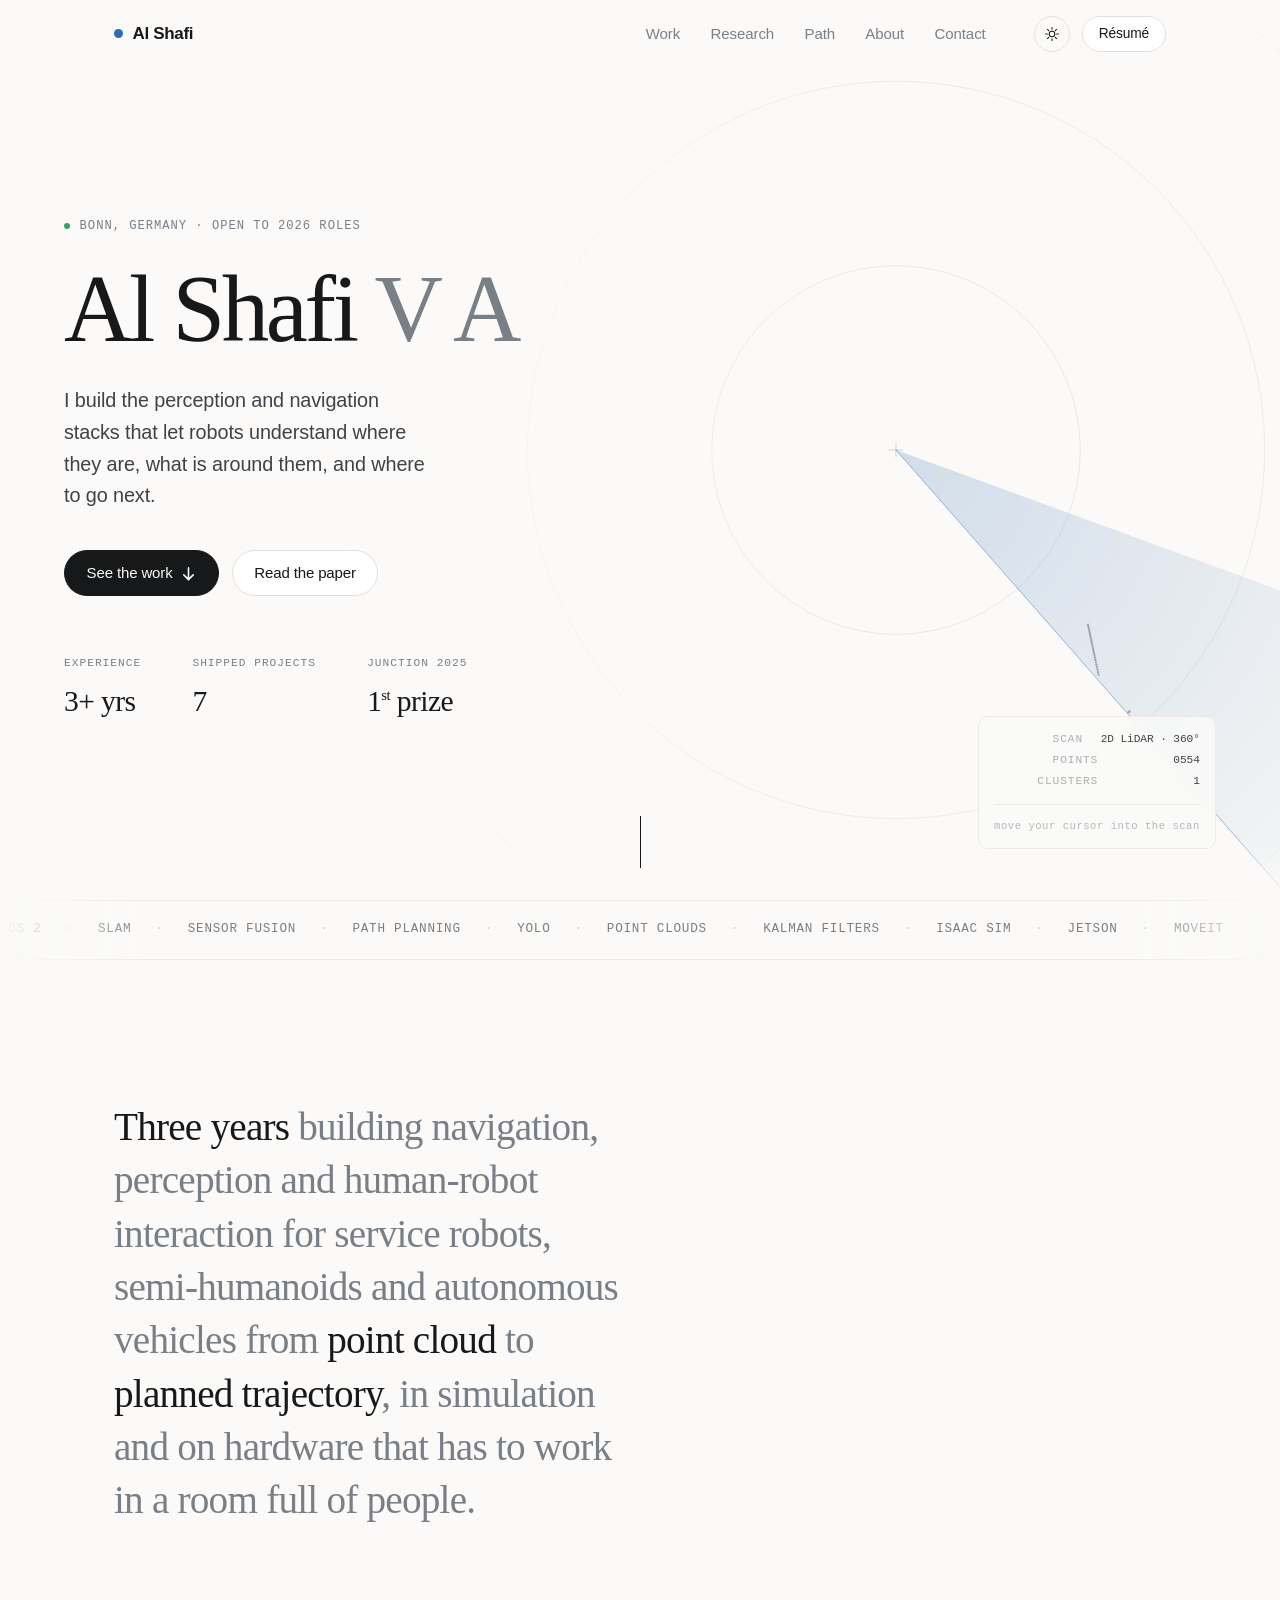
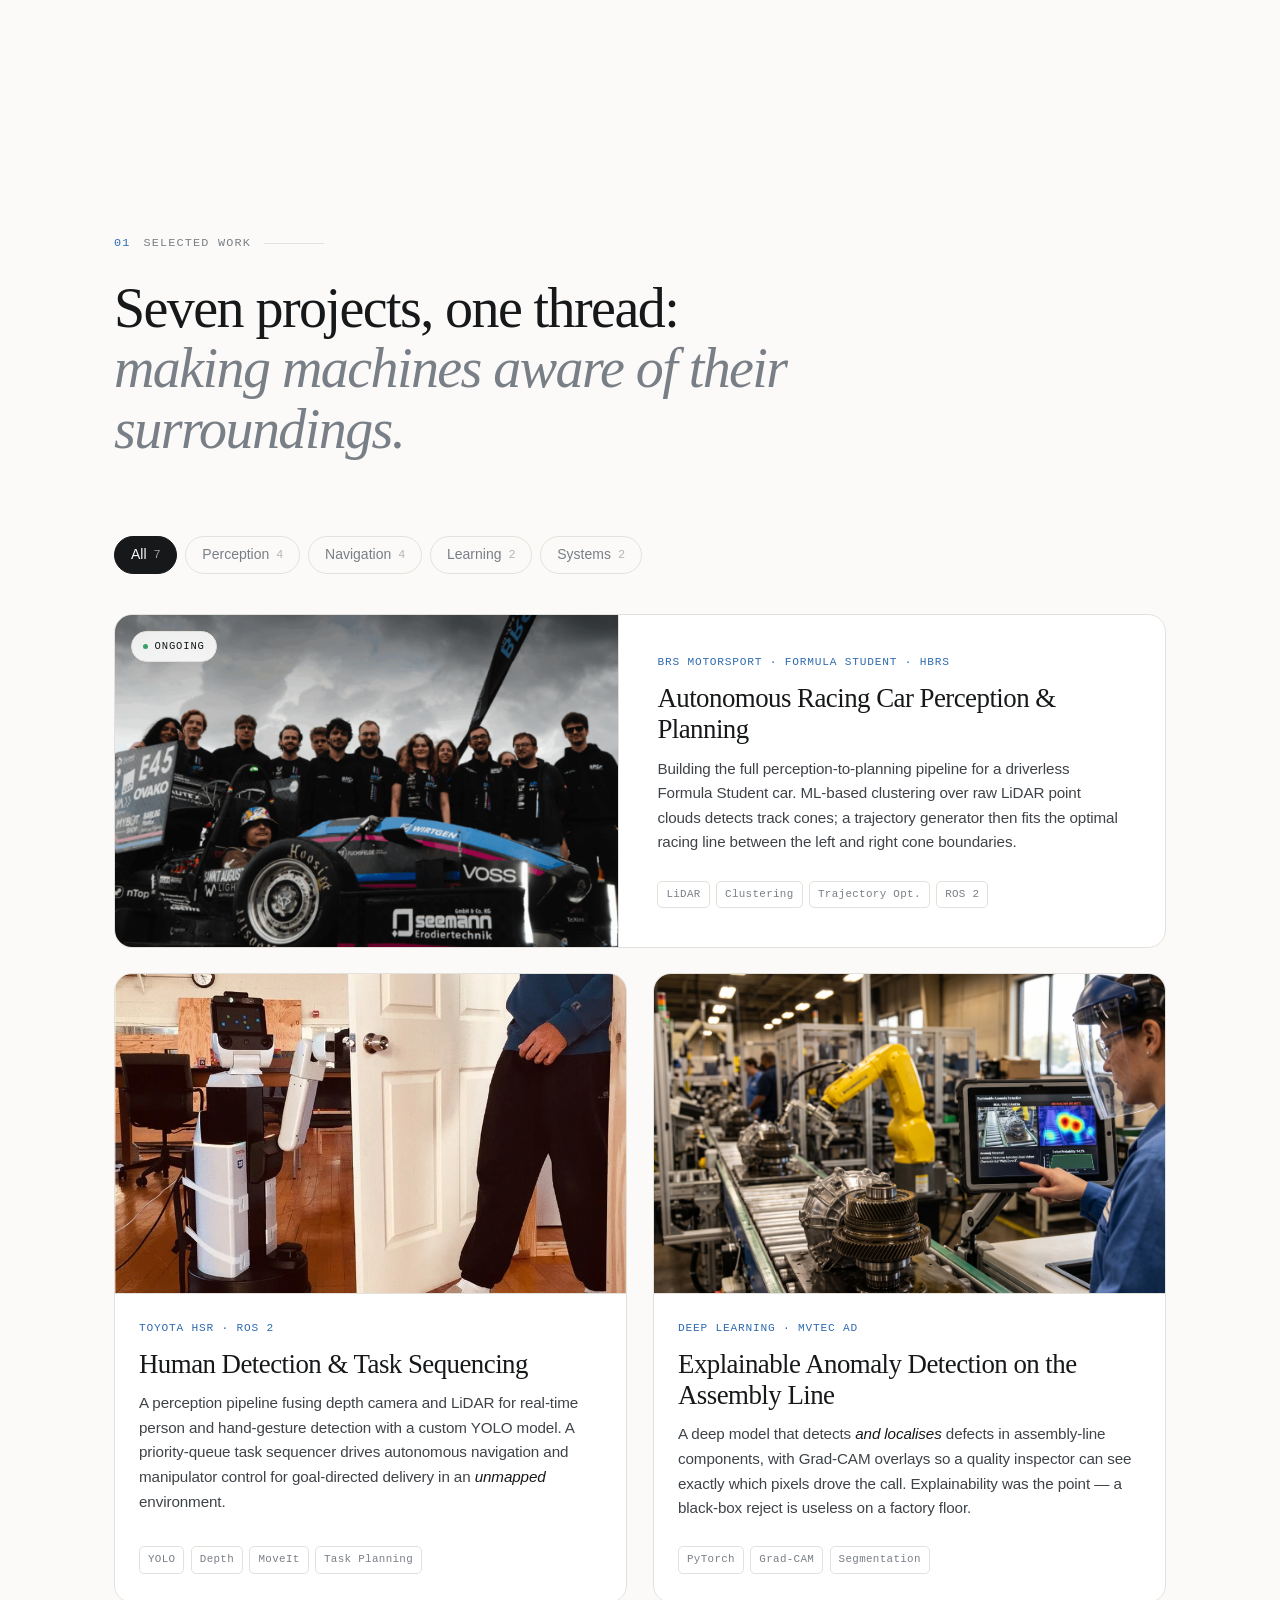
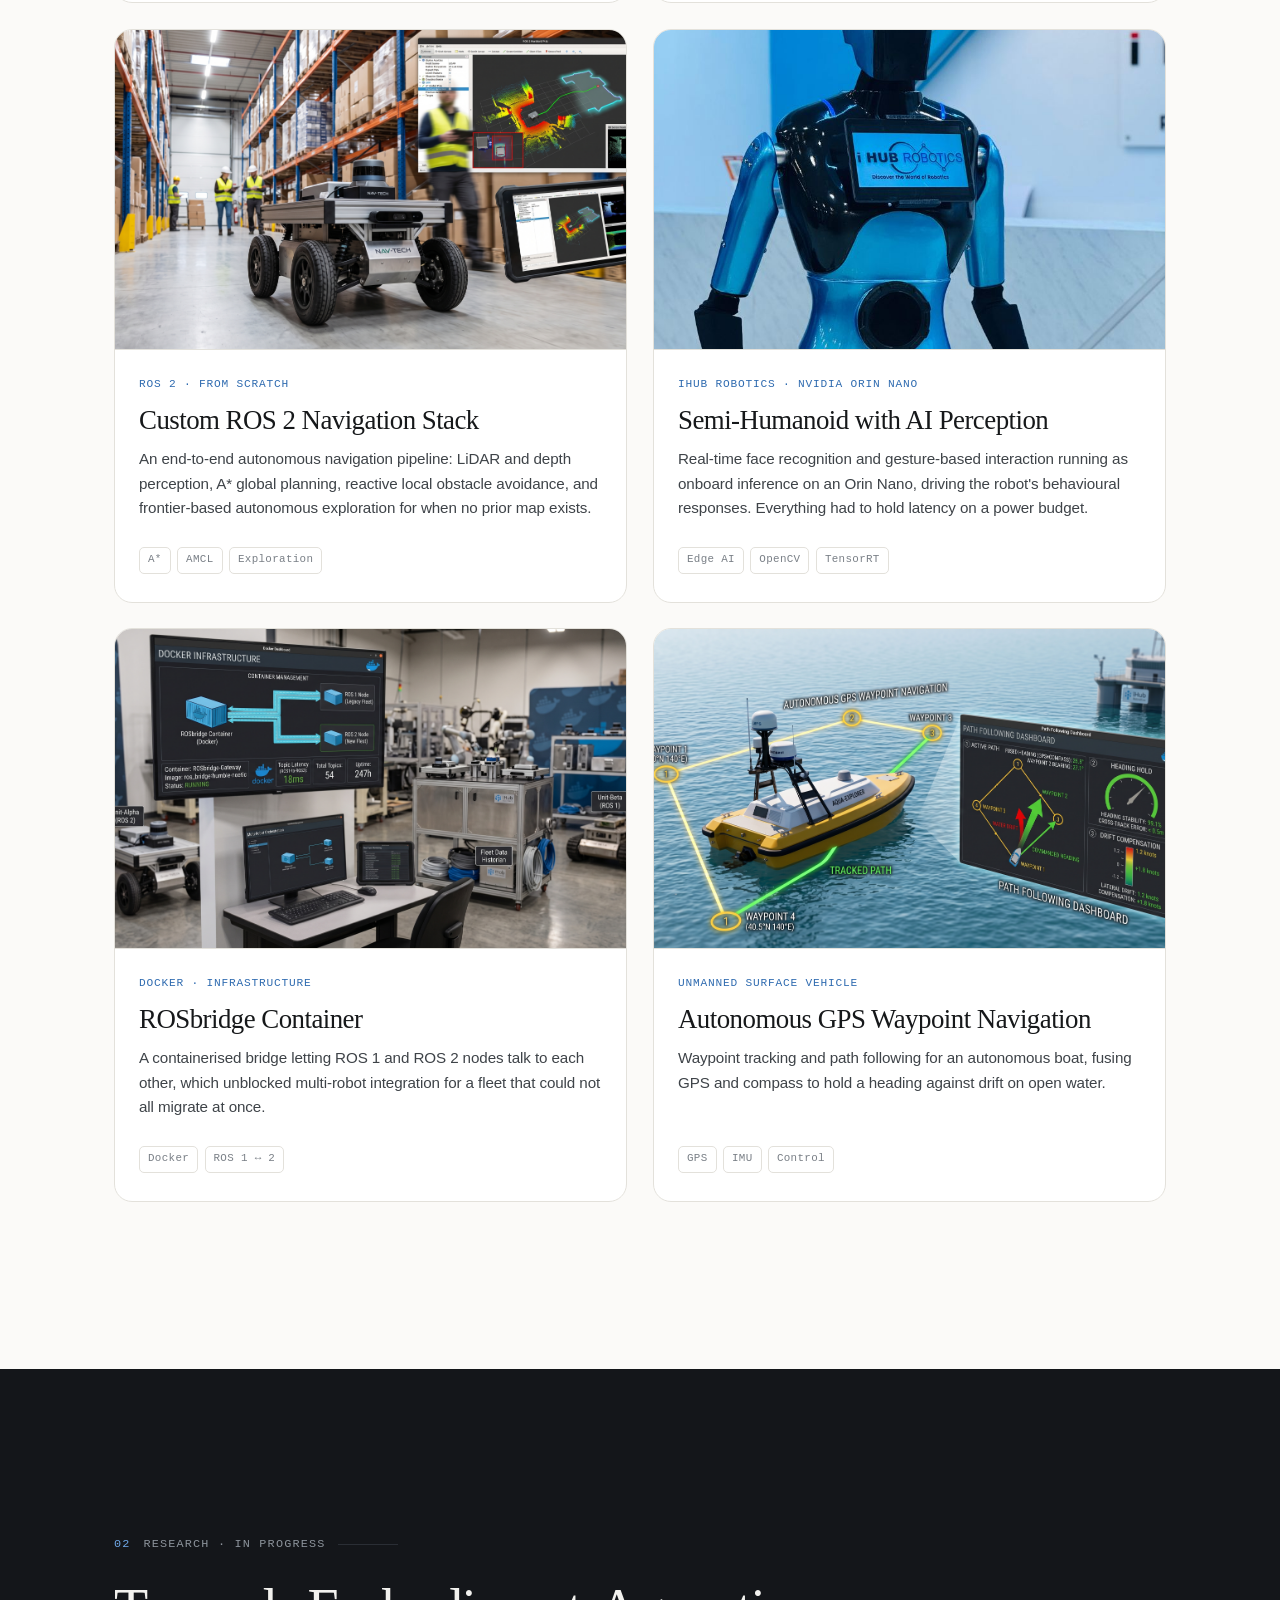
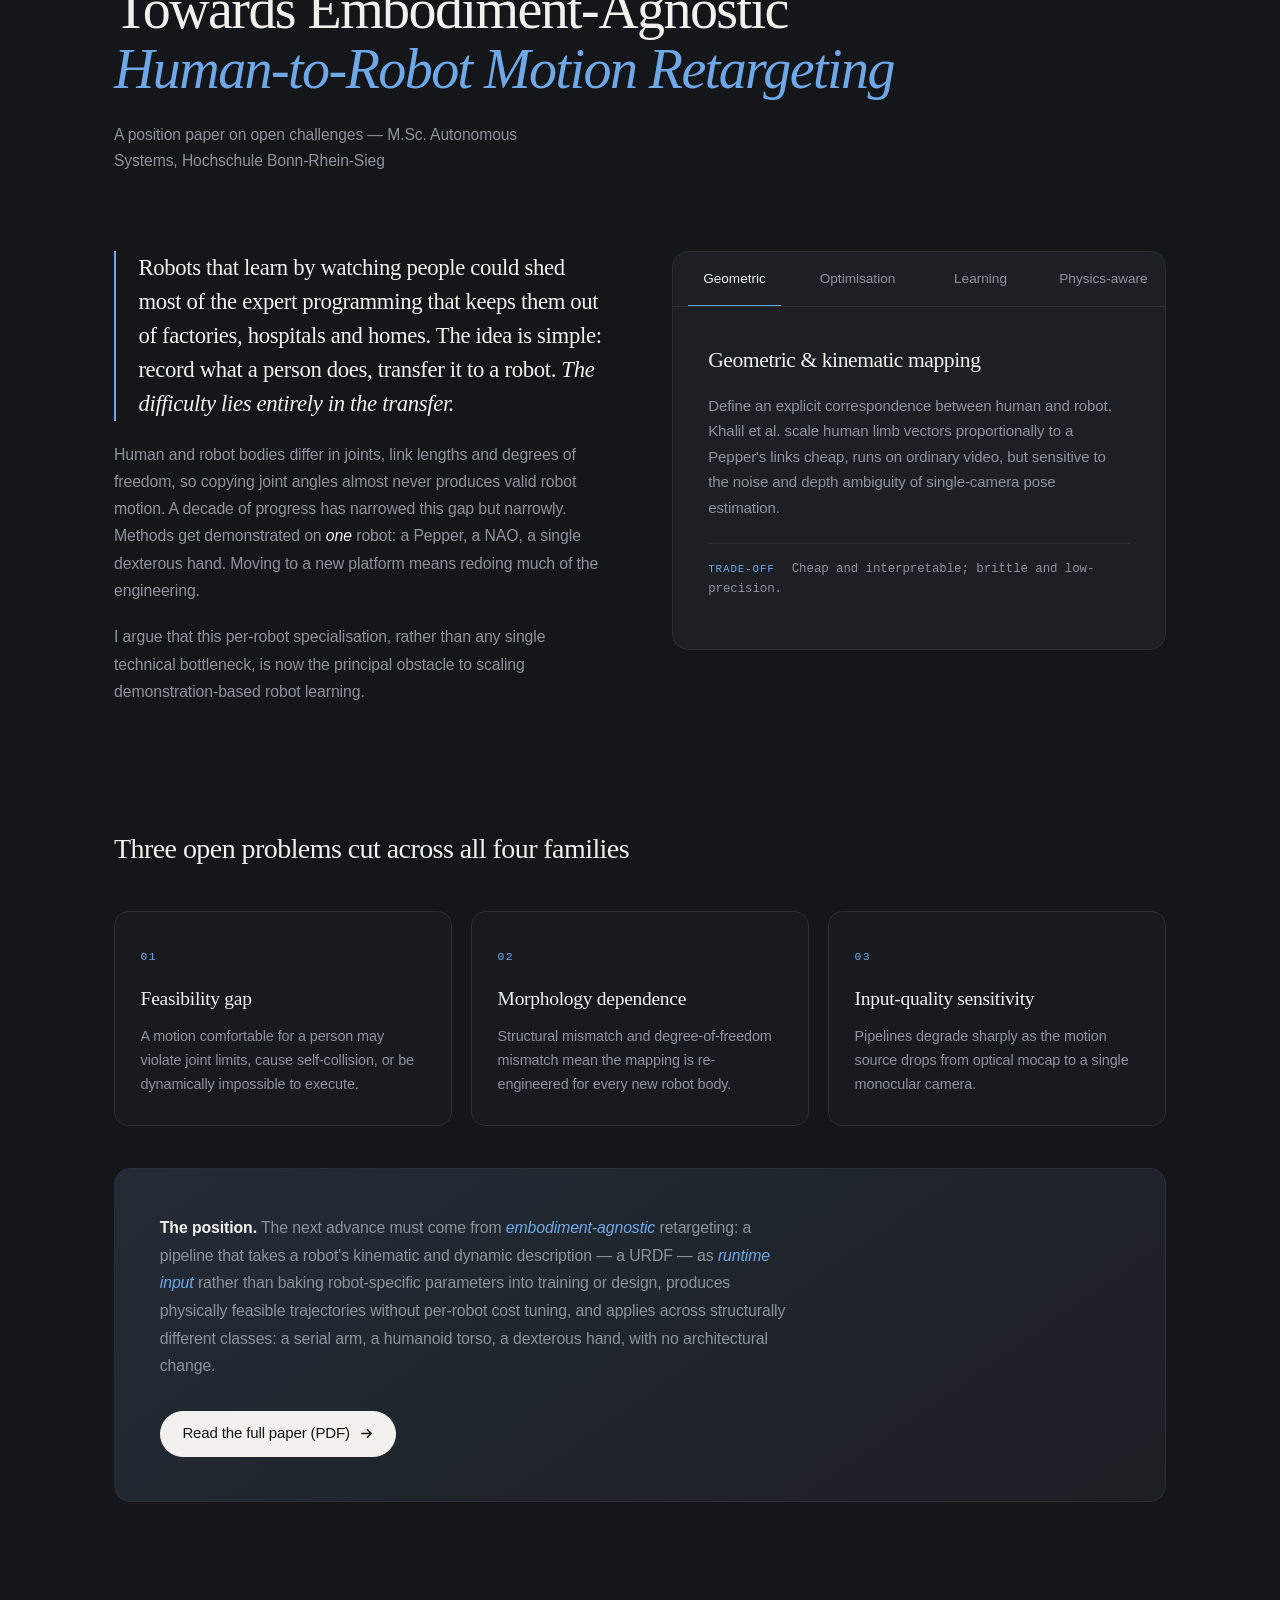
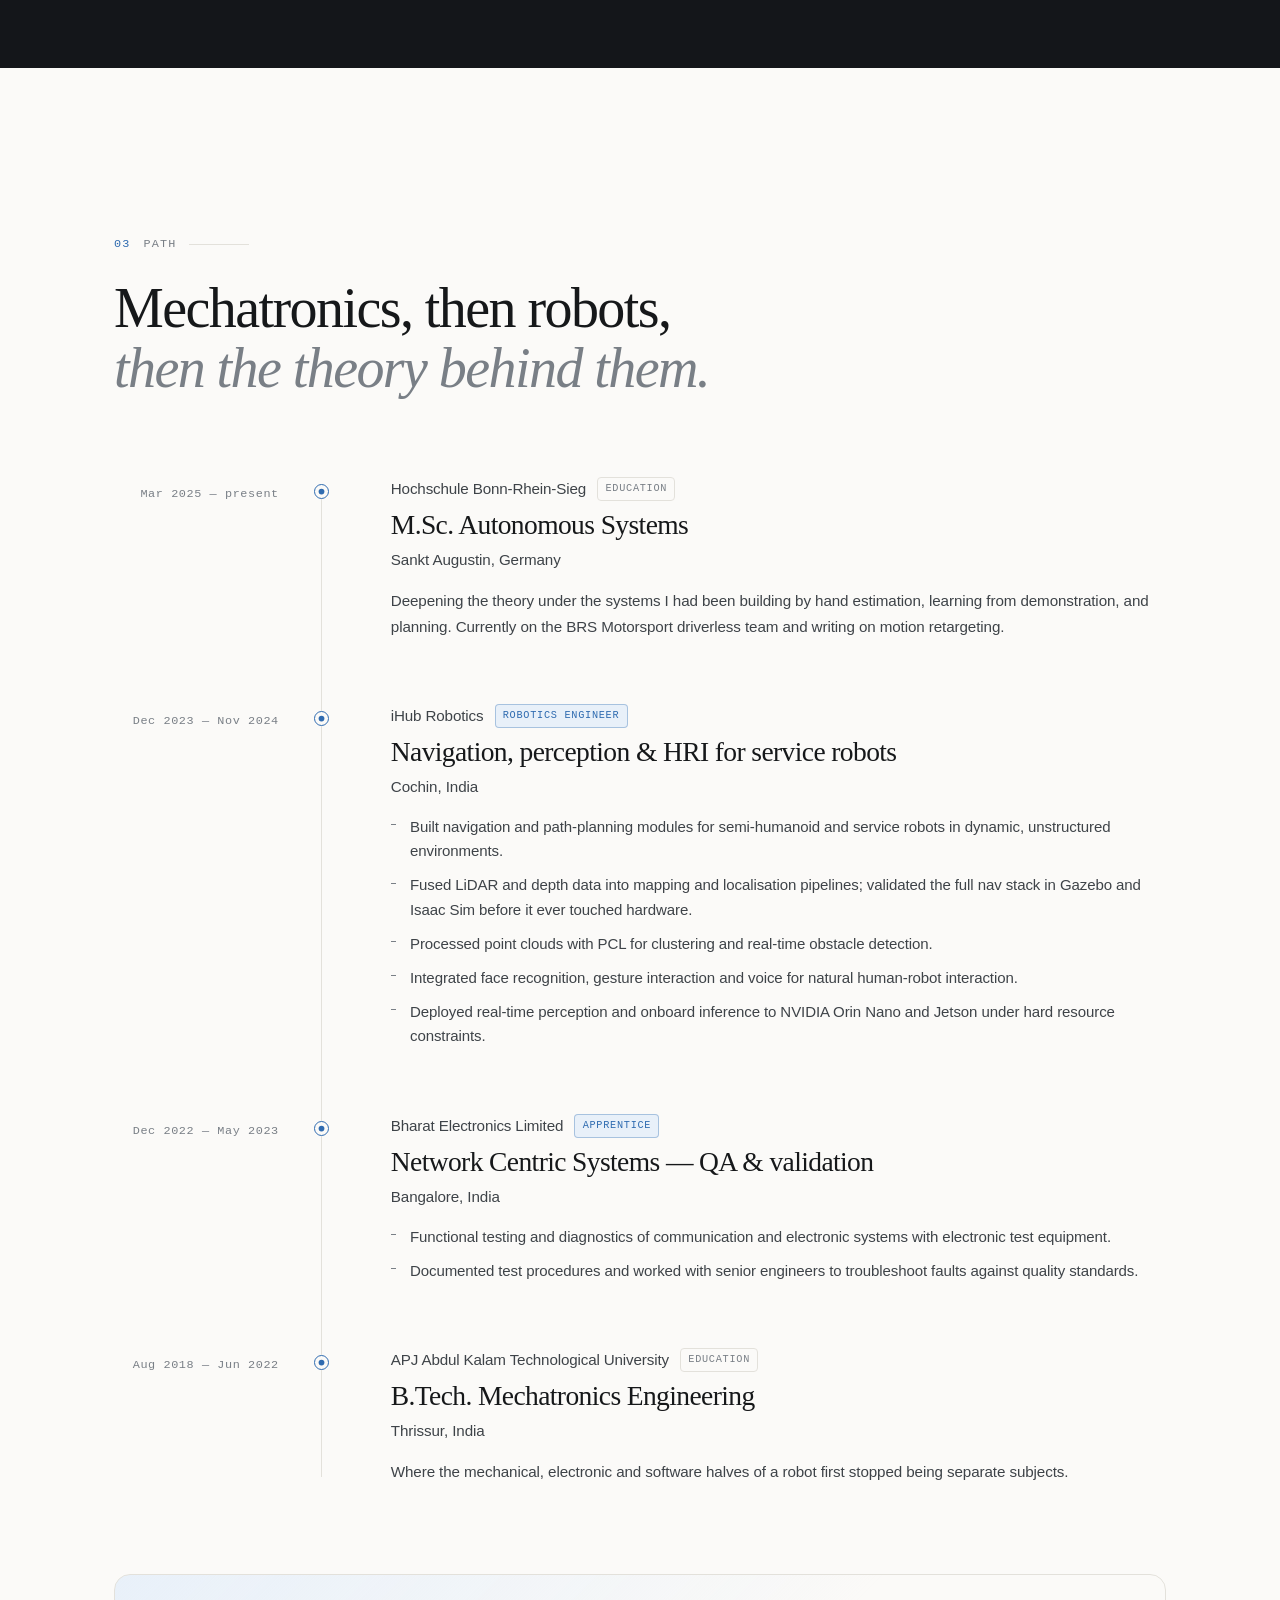
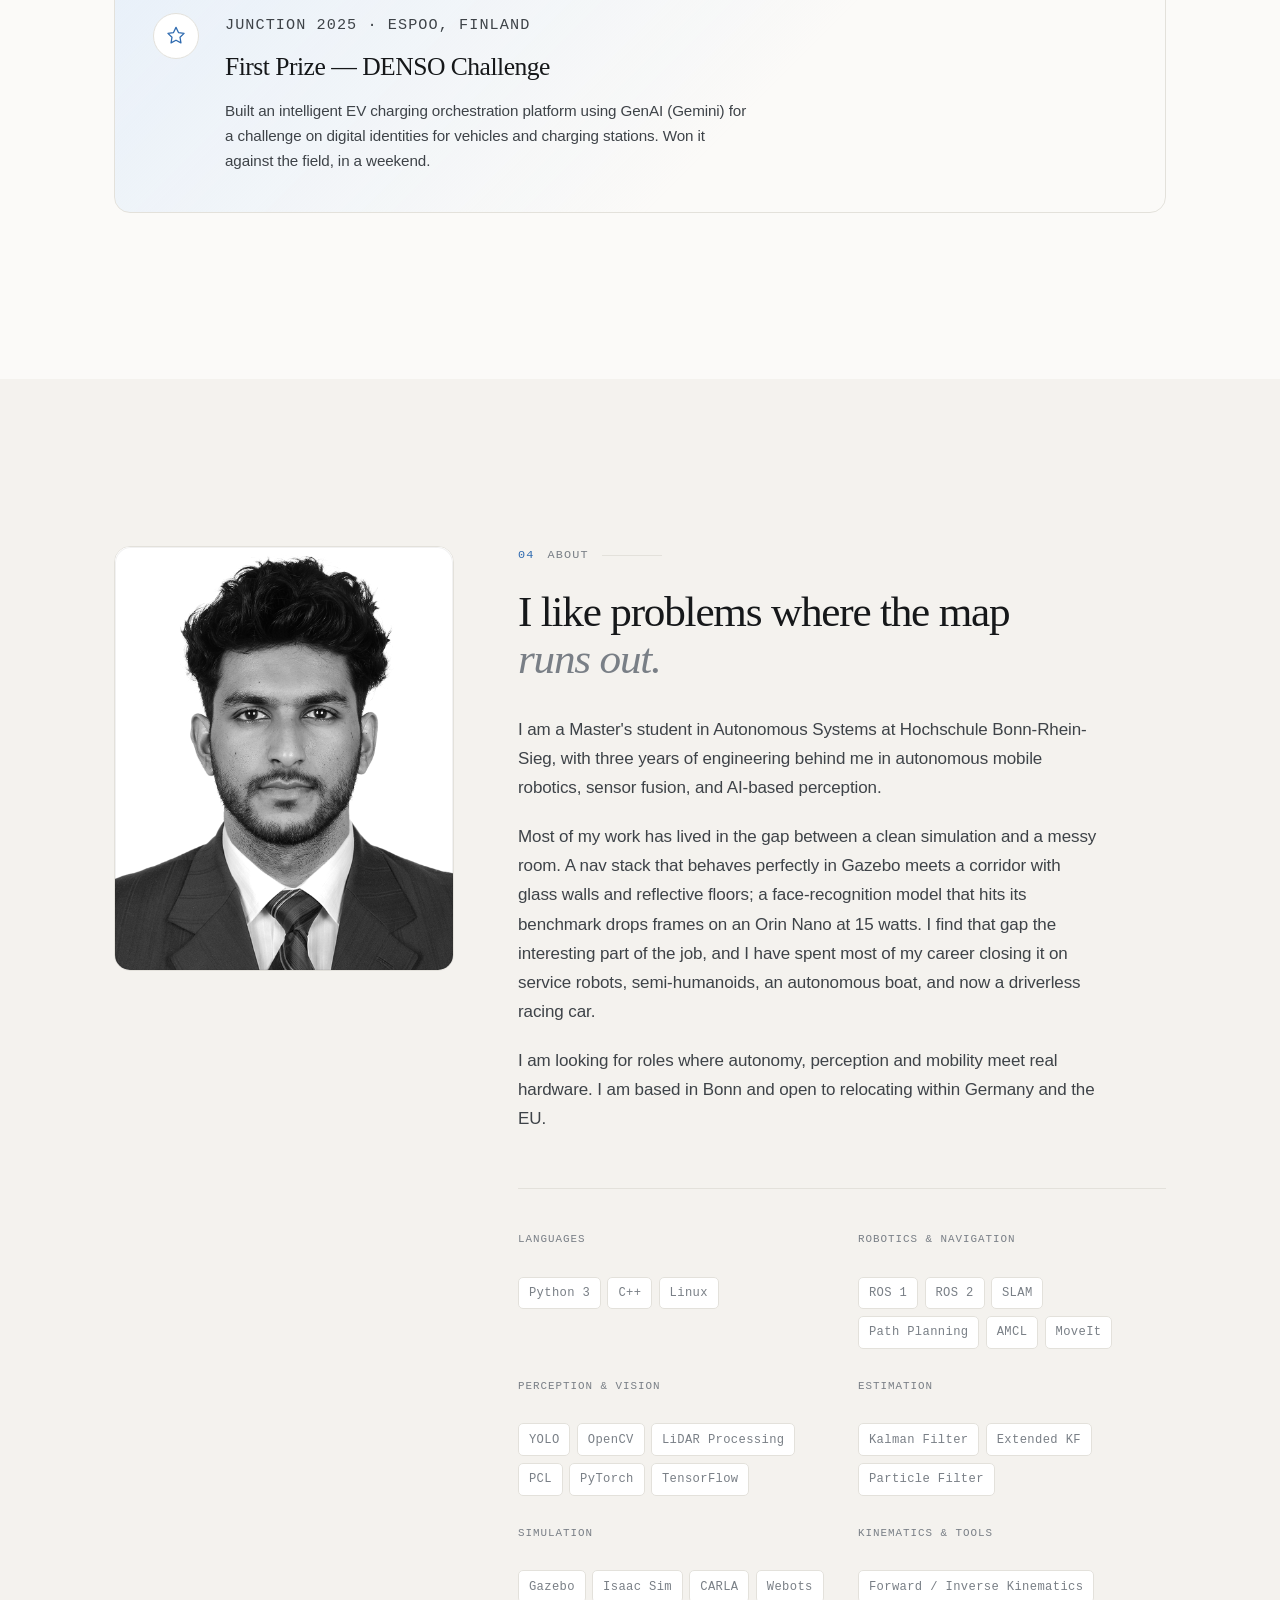
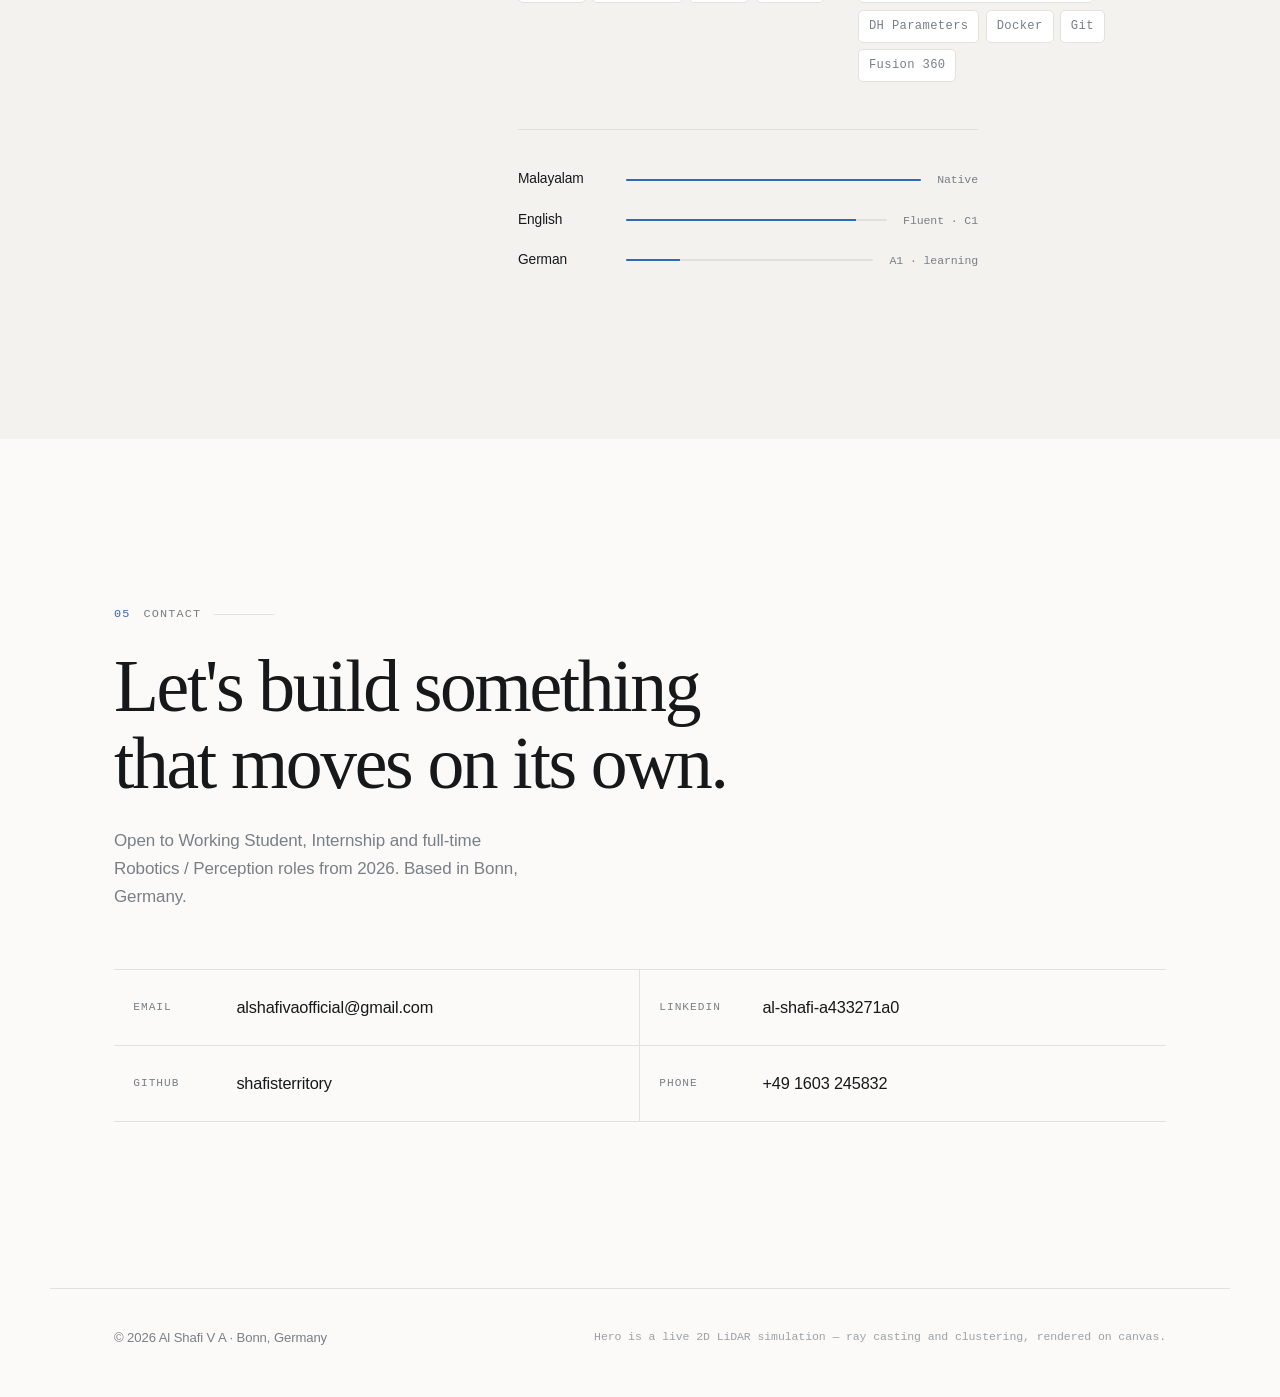
<file: Al Shafi V A_ Autonomous Systems Engineer.html>
<!DOCTYPE html>
<!-- saved from url=(0075)index.html -->
<html lang="en" data-theme="dark"><head><meta http-equiv="Content-Type" content="text/html; charset=UTF-8">

<meta name="viewport" content="width=device-width, initial-scale=1">
<title>Al Shafi V A — Autonomous Systems Engineer</title>
<meta name="description" content="Robotics engineer and M.Sc. Autonomous Systems student at Hochschule Bonn-Rhein-Sieg. Navigation, perception, sensor fusion, and human-robot interaction.">

<meta property="og:title" content="Al Shafi V A — Autonomous Systems Engineer">
<meta property="og:description" content="Navigation, perception, and sensor fusion for robots that work in the real world.">
<meta property="og:type" content="website">

<link rel="preconnect" href="https://fonts.googleapis.com/">
<link rel="stylesheet" href="./Al Shafi V A — Autonomous Systems Engineer_files/style.css">
</head>
<body>

<!-- ─── skip link ─────────────────────────────────────────── -->
<a href="index.html#main" class="skip">Skip to content</a>

<!-- ─── nav ───────────────────────────────────────────────── -->
<header class="nav is-stuck" id="nav">
  <div class="nav__inner">
    <a href="index.html#top" class="nav__mark" aria-label="Home">
      <span class="nav__mark-dot" aria-hidden="true"></span>
      <span class="nav__mark-text">Al Shafi</span>
    </a>

    <nav class="nav__links" aria-label="Primary">
      <a href="index.html#work" class="">Work</a>
      <a href="index.html#research" class="">Research</a>
      <a href="index.html#path" class="">Path</a>
      <a href="index.html#about" class="">About</a>
      <a href="index.html#contact" class="">Contact</a>
    </nav>

    <div class="nav__actions">
      <button class="theme-toggle" id="themeToggle" type="button" aria-label="Switch colour theme" title="Switch colour theme">
        <svg class="icon-sun" viewBox="0 0 24 24" aria-hidden="true"><circle cx="12" cy="12" r="4.2"></circle><path d="M12 2.4v2.6M12 19v2.6M2.4 12h2.6M19 12h2.6M5.2 5.2l1.9 1.9M16.9 16.9l1.9 1.9M18.8 5.2l-1.9 1.9M7.1 16.9l-1.9 1.9"></path></svg>
        <svg class="icon-moon" viewBox="0 0 24 24" aria-hidden="true"><path d="M20.5 14.6A8.6 8.6 0 0 1 9.4 3.5a8.6 8.6 0 1 0 11.1 11.1z"></path></svg>
      </button>
      <a class="btn btn--sm" href="assets/Al_Shafi_VA_Resume.pdf" target="_blank" rel="noopener">Résumé</a>
    </div>
  </div>
  <div class="nav__progress" id="navProgress" aria-hidden="true" style="--p: 0.0198;"></div>
</header>


<main id="main">
<span id="top"></span>

<!-- ─── hero ──────────────────────────────────────────────── -->
<section class="hero">
  <canvas class="hero__canvas" id="lidar" aria-hidden="true" width="1600" height="1286"></canvas>
  <div class="hero__scrim" aria-hidden="true"></div>

  <div class="hero__content">
    <p class="hero__eyebrow is-in" data-reveal="">
      <span class="pulse" aria-hidden="true"></span>
      Bonn, Germany · open to 2026 roles
    </p>

    <h1 class="hero__name is-in" data-reveal="" data-reveal-delay="1">
      <span class="hero__line">Al&nbsp;Shafi</span> <span class="hero__line hero__line--muted">V&nbsp;A</span>
    </h1>

    <p class="hero__tagline is-in" data-reveal="" data-reveal-delay="2">
      I build the perception and navigation stacks that let robots
      understand where they are, what is around them, and where to go next.
    </p>

    <div class="hero__cta is-in" data-reveal="" data-reveal-delay="3">
      <a class="btn btn--primary" href="index.html#work">
        See the work
        <svg viewBox="0 0 16 16" aria-hidden="true"><path d="M8 2v12M3 9.5 8 14.5l5-5"></path></svg>
      </a>
      <a class="btn" href="index.html#research">Read the paper</a>
    </div>

    <dl class="hero__stats is-in" data-reveal="" data-reveal-delay="4">
      <div><dt>Experience</dt><dd><span data-count="3">3</span>+ yrs</dd></div>
      <div><dt>Shipped projects</dt><dd><span data-count="7">7</span></dd></div>
      <div><dt>Junction 2025</dt><dd>1<sup>st</sup> prize</dd></div>
    </dl>
  </div>

  <div class="hero__readout" aria-hidden="true">
    <div class="readout__row"><span>scan</span><b id="roScan">2D LiDAR · 360°</b></div>
    <div class="readout__row"><span>points</span><b id="roPoints">1208</b></div>
    <div class="readout__row"><span>clusters</span><b id="roClusters">3</b></div>
    <div class="readout__hint">move your cursor into the scan</div>
  </div>

  <a href="index.html#work" class="hero__scroll" aria-label="Scroll to work">
    <span class="hero__scroll-line" aria-hidden="true"></span>
  </a>
</section>


<!-- ─── marquee / skills ribbon ───────────────────────────── -->
<div class="ribbon" aria-hidden="true">
  <div class="ribbon__track">
    <span>ROS 2</span><i>·</i><span>SLAM</span><i>·</i><span>Sensor Fusion</span><i>·</i>
    <span>Path Planning</span><i>·</i><span>YOLO</span><i>·</i><span>Point Clouds</span><i>·</i>
    <span>Kalman Filters</span><i>·</i><span>Isaac Sim</span><i>·</i><span>Jetson</span><i>·</i>
    <span>MoveIt</span><i>·</i><span>CARLA</span><i>·</i><span>Gazebo</span><i>·</i>
    <span>ROS 2</span><i>·</i><span>SLAM</span><i>·</i><span>Sensor Fusion</span><i>·</i>
    <span>Path Planning</span><i>·</i><span>YOLO</span><i>·</i><span>Point Clouds</span><i>·</i>
    <span>Kalman Filters</span><i>·</i><span>Isaac Sim</span><i>·</i><span>Jetson</span><i>·</i>
    <span>MoveIt</span><i>·</i><span>CARLA</span><i>·</i><span>Gazebo</span><i>·</i>
  </div>
</div>


<!-- ─── intro statement ───────────────────────────────────── -->
<section class="statement">
  <p class="statement__body is-in" data-reveal="">
    <span>Three years</span> building navigation, perception and human-robot
    interaction for service robots, semi-humanoids and autonomous vehicles 
    from <span>point cloud</span> to <span>planned trajectory</span>, in simulation
    and on hardware that has to work in a room full of people.
  </p>
</section>


<!-- ─── work ──────────────────────────────────────────────── -->
<section class="section" id="work">
  <div class="section__head">
    <p class="kicker is-in" data-reveal=""><span class="kicker__num">01</span> Selected work</p>
    <h2 class="section__title is-in" data-reveal="" data-reveal-delay="1">
      Seven projects, one thread:<br>
      <em>making machines aware of their surroundings.</em>
    </h2>
  </div>

  <div class="filters is-in" data-reveal="" role="tablist" aria-label="Filter projects by discipline">
    <button class="filter is-active" data-filter="all" role="tab" aria-selected="true">All <b>7</b></button>
    <button class="filter" data-filter="perception" role="tab" aria-selected="false">Perception <b>4</b></button>
    <button class="filter" data-filter="navigation" role="tab" aria-selected="false">Navigation <b>4</b></button>
    <button class="filter" data-filter="learning" role="tab" aria-selected="false">Learning <b>2</b></button>
    <button class="filter" data-filter="systems" role="tab" aria-selected="false">Systems <b>2</b></button>
  </div>

  <div class="grid" id="projectGrid">

    <!-- 1 -->
    <article class="card card--wide is-in" data-tags="perception navigation learning" data-reveal="">
      <div class="card__media">
        <img src="assets/projects/racing.jpg" alt="" loading="lazy" onerror="this.closest(&#39;.card__media&#39;).classList.add(&#39;is-empty&#39;)">
        <div class="card__ph" aria-hidden="true">
          <svg viewBox="0 0 120 60"><path d="M6 52 Q30 8 60 30 T114 14"></path><circle cx="20" cy="40" r="2"></circle><circle cx="42" cy="22" r="2"></circle><circle cx="66" cy="31" r="2"></circle><circle cx="90" cy="22" r="2"></circle><circle cx="30" cy="52" r="2"></circle><circle cx="54" cy="38" r="2"></circle><circle cx="78" cy="40" r="2"></circle><circle cx="102" cy="30" r="2"></circle></svg>
          <span>assets/projects/racing.jpg</span>
        </div>
        <span class="badge badge--live">Ongoing</span>
      </div>
      <div class="card__body">
        <p class="card__meta">BRS Motorsport · Formula Student · HBRS</p>
        <h3 class="card__title">Autonomous Racing Car Perception &amp; Planning</h3>
        <p class="card__text">
          Building the full perception-to-planning pipeline for a driverless
          Formula Student car. ML-based clustering over raw LiDAR point clouds
          detects track cones; a trajectory generator then fits the optimal
          racing line between the left and right cone boundaries.
        </p>
        <ul class="chips"><li>LiDAR</li><li>Clustering</li><li>Trajectory Opt.</li><li>ROS 2</li></ul>
      </div>
    </article>

    <!-- 2 -->
    <article class="card is-in" data-tags="perception navigation" data-reveal="" data-reveal-delay="1">
      <div class="card__media">
        <img src="assets/projects/hsr.jpg" alt="" loading="lazy" onerror="this.closest(&#39;.card__media&#39;).classList.add(&#39;is-empty&#39;)">
        <div class="card__ph" aria-hidden="true">
          <svg viewBox="0 0 120 60"><rect x="46" y="18" width="28" height="30" rx="4"></rect><circle cx="60" cy="12" r="7"></circle><path d="M40 34h-14M94 34h-14"></path></svg>
          <span>assets/projects/hsr.jpg</span>
        </div>
      </div>
      <div class="card__body">
        <p class="card__meta">Toyota HSR · ROS 2</p>
        <h3 class="card__title">Human Detection &amp; Task Sequencing</h3>
        <p class="card__text">
          A perception pipeline fusing depth camera and LiDAR for real-time person
          and hand-gesture detection with a custom YOLO model. A priority-queue
          task sequencer drives autonomous navigation and manipulator control for
          goal-directed delivery in an <em>unmapped</em> environment.
        </p>
        <ul class="chips"><li>YOLO</li><li>Depth</li><li>MoveIt</li><li>Task Planning</li></ul>
      </div>
    </article>

    <!-- 3 -->
    <article class="card is-in" data-tags="perception learning" data-reveal="" data-reveal-delay="2">
      <div class="card__media">
        <img src="assets/projects/anomaly.jpg" alt="" loading="lazy" onerror="this.closest(&#39;.card__media&#39;).classList.add(&#39;is-empty&#39;)">
        <div class="card__ph" aria-hidden="true">
          <svg viewBox="0 0 120 60"><rect x="24" y="14" width="72" height="34" rx="3"></rect><path d="M54 26h14v10H54z" class="hot"></path><path d="M24 40h72"></path></svg>
          <span>assets/projects/anomaly.jpg</span>
        </div>
      </div>
      <div class="card__body">
        <p class="card__meta">Deep Learning · MVTec AD</p>
        <h3 class="card__title">Explainable Anomaly Detection on the Assembly Line</h3>
        <p class="card__text">
          A deep model that detects <em>and localises</em> defects in assembly-line
          components, with Grad-CAM overlays so a quality inspector can see exactly
          which pixels drove the call. Explainability was the point — a black-box
          reject is useless on a factory floor.
        </p>
        <ul class="chips"><li>PyTorch</li><li>Grad-CAM</li><li>Segmentation</li></ul>
      </div>
    </article>

    <!-- 4 -->
    <article class="card is-in" data-tags="navigation" data-reveal="">
      <div class="card__media">
        <img src="assets/projects/nav-stack.jpg" alt="" loading="lazy" onerror="this.closest(&#39;.card__media&#39;).classList.add(&#39;is-empty&#39;)">
        <div class="card__ph" aria-hidden="true">
          <svg viewBox="0 0 120 60"><path d="M12 48h20v-16h20v-12h24v-8h32" class="dash"></path><circle cx="12" cy="48" r="3"></circle><circle cx="108" cy="12" r="3"></circle></svg>
          <span>assets/projects/nav-stack.jpg</span>
        </div>
      </div>
      <div class="card__body">
        <p class="card__meta">ROS 2 · From scratch</p>
        <h3 class="card__title">Custom ROS 2 Navigation Stack</h3>
        <p class="card__text">
          An end-to-end autonomous navigation pipeline: LiDAR and depth perception,
          A* global planning, reactive local obstacle avoidance, and frontier-based
          autonomous exploration for when no prior map exists.
        </p>
        <ul class="chips"><li>A*</li><li>AMCL</li><li>Exploration</li></ul>
      </div>
    </article>

    <!-- 5 -->
    <article class="card is-in" data-tags="perception systems" data-reveal="" data-reveal-delay="1">
      <div class="card__media">
        <img src="assets/projects/humanoid.jpg" alt="" loading="lazy" onerror="this.closest(&#39;.card__media&#39;).classList.add(&#39;is-empty&#39;)">
        <div class="card__ph" aria-hidden="true">
          <svg viewBox="0 0 120 60"><circle cx="60" cy="22" r="12"></circle><path d="M44 48c0-9 7-14 16-14s16 5 16 14"></path><path d="M52 20h4M64 20h4"></path></svg>
          <span>assets/projects/humanoid.jpg</span>
        </div>
      </div>
      <div class="card__body">
        <p class="card__meta">iHub Robotics · NVIDIA Orin Nano</p>
        <h3 class="card__title">Semi-Humanoid with AI Perception</h3>
        <p class="card__text">
          Real-time face recognition and gesture-based interaction running as
          onboard inference on an Orin Nano, driving the robot's behavioural
          responses. Everything had to hold latency on a power budget.
        </p>
        <ul class="chips"><li>Edge AI</li><li>OpenCV</li><li>TensorRT</li></ul>
      </div>
    </article>

    <!-- 6 -->
    <article class="card is-in" data-tags="systems" data-reveal="" data-reveal-delay="2">
      <div class="card__media">
        <img src="assets/projects/rosbridge.jpg" alt="" loading="lazy" onerror="this.closest(&#39;.card__media&#39;).classList.add(&#39;is-empty&#39;)">
        <div class="card__ph" aria-hidden="true">
          <svg viewBox="0 0 120 60"><rect x="14" y="20" width="26" height="20" rx="3"></rect><rect x="80" y="20" width="26" height="20" rx="3"></rect><path d="M40 30h40" class="dash"></path><circle cx="60" cy="30" r="4"></circle></svg>
          <span>assets/projects/rosbridge.jpg</span>
        </div>
      </div>
      <div class="card__body">
        <p class="card__meta">Docker · Infrastructure</p>
        <h3 class="card__title">ROSbridge Container</h3>
        <p class="card__text">
          A containerised bridge letting ROS 1 and ROS 2 nodes talk to each other,
          which unblocked multi-robot integration for a fleet that could not all
          migrate at once.
        </p>
        <ul class="chips"><li>Docker</li><li>ROS 1 ↔ 2</li></ul>
      </div>
    </article>

    <!-- 7 -->
    <article class="card is-in" data-tags="navigation" data-reveal="">
      <div class="card__media">
        <img src="assets/projects/gps-boat.jpg" alt="" loading="lazy" onerror="this.closest(&#39;.card__media&#39;).classList.add(&#39;is-empty&#39;)">
        <div class="card__ph" aria-hidden="true">
          <svg viewBox="0 0 120 60"><path d="M20 44h80l-10 10H30z"></path><path d="M60 44V16M60 16l22 10-22 8" class="dash"></path></svg>
          <span>assets/projects/gps-boat.jpg</span>
        </div>
      </div>
      <div class="card__body">
        <p class="card__meta">Unmanned Surface Vehicle</p>
        <h3 class="card__title">Autonomous GPS Waypoint Navigation</h3>
        <p class="card__text">
          Waypoint tracking and path following for an autonomous boat, fusing GPS
          and compass to hold a heading against drift on open water.
        </p>
        <ul class="chips"><li>GPS</li><li>IMU</li><li>Control</li></ul>
      </div>
    </article>

  </div>

  <p class="grid__empty" id="gridEmpty" hidden="">No projects match that filter.</p>
</section>


<!-- ─── research ──────────────────────────────────────────── -->
<section class="section section--dark" id="research">
  <div class="section__head">
    <p class="kicker is-in" data-reveal=""><span class="kicker__num">02</span> Research · in progress</p>
    <h2 class="section__title is-in" data-reveal="" data-reveal-delay="1">
      Towards Embodiment-Agnostic<br><em>Human-to-Robot Motion Retargeting</em>
    </h2>
    <p class="section__sub is-in" data-reveal="" data-reveal-delay="2">
      A position paper on open challenges — M.Sc. Autonomous Systems, Hochschule Bonn-Rhein-Sieg
    </p>
  </div>

  <div class="paper">
    <div class="paper__abstract is-in" data-reveal="">
      <p class="paper__lede">
        Robots that learn by watching people could shed most of the expert
        programming that keeps them out of factories, hospitals and homes. The idea
        is simple: record what a person does, transfer it to a robot. <em>The
        difficulty lies entirely in the transfer.</em>
      </p>
      <p>
        Human and robot bodies differ in joints, link lengths and degrees of freedom,
        so copying joint angles almost never produces valid robot motion. A decade of
        progress has narrowed this gap  but narrowly. Methods get demonstrated on
        <em>one</em> robot: a Pepper, a NAO, a single dexterous hand. Moving to a new
        platform means redoing much of the engineering.
      </p>
      <p>
        I argue that this per-robot specialisation, rather than any single technical
        bottleneck, is now the principal obstacle to scaling demonstration-based
        robot learning.
      </p>
    </div>

    <div class="paper__panel is-in" data-reveal="" data-reveal-delay="1">
      <div class="tabs" role="tablist" aria-label="Retargeting method families">
        <button class="tab is-active" role="tab" aria-selected="true" data-tab="geo">Geometric</button>
        <button class="tab" role="tab" aria-selected="false" data-tab="opt">Optimisation</button>
        <button class="tab" role="tab" aria-selected="false" data-tab="learn">Learning</button>
        <button class="tab" role="tab" aria-selected="false" data-tab="phys">Physics-aware</button>
      </div>

      <div class="tab-panels">
        <div class="tab-panel is-active" data-panel="geo" role="tabpanel">
          <h4>Geometric &amp; kinematic mapping</h4>
          <p>
            Define an explicit correspondence between human and robot. Khalil et al.
            scale human limb vectors proportionally to a Pepper's links  cheap, runs
            on ordinary video, but sensitive to the noise and depth ambiguity of
            single-camera pose estimation.
          </p>
          <p class="tab-panel__verdict"><span>Trade-off</span> Cheap and interpretable; brittle and low-precision.</p>
        </div>

        <div class="tab-panel" data-panel="opt" role="tabpanel">
          <h4>Optimisation-based retargeting</h4>
          <p>
            Cast retargeting as a constrained problem: minimise human–robot pose
            discrepancy subject to joint limits and collision avoidance. DexPilot
            teleoperates a 23-DoA hand-arm system from four depth cameras watching a
            bare hand — accurate and general <em>within</em> a hand morphology.
          </p>
          <p class="tab-panel__verdict"><span>Trade-off</span> Precise; computationally heavy and cost terms tuned per robot.</p>
        </div>

        <div class="tab-panel" data-panel="learn" role="tabpanel">
          <h4>Learning-based retargeting</h4>
          <p>
            Replace hand-designed rules with mappings learned from data. Zhang et al.
            search a compressed latent space for the best-matching robot pose,
            transferring two-armed sign language across YuMi, NAO and Pepper. The
            binding constraint is how much matched human–robot data you need.
          </p>
          <p class="tab-panel__verdict"><span>Trade-off</span> Scales across robots; starved for paired training data.</p>
        </div>

        <div class="tab-panel" data-panel="phys" role="tabpanel">
          <h4>Physics-aware imitation</h4>
          <p>
            Enforce dynamic feasibility, not just kinematic similarity — the motion
            must be executable, not merely reachable. This family speaks directly to
            the feasibility gap, where a motion comfortable for a person violates a
            robot's torque limits or is dynamically impossible.
          </p>
          <p class="tab-panel__verdict"><span>Trade-off</span> Physically valid; expensive and simulator-dependent.</p>
        </div>
      </div>
    </div>
  </div>

  <div class="problems">
    <p class="problems__head is-in" data-reveal="">Three open problems cut across all four families</p>
    <div class="problems__grid">
      <div class="problem is-in" data-reveal="">
        <span class="problem__num">01</span>
        <h4>Feasibility gap</h4>
        <p>A motion comfortable for a person may violate joint limits, cause self-collision, or be dynamically impossible to execute.</p>
      </div>
      <div class="problem is-in" data-reveal="" data-reveal-delay="1">
        <span class="problem__num">02</span>
        <h4>Morphology dependence</h4>
        <p>Structural mismatch and degree-of-freedom mismatch mean the mapping is re-engineered for every new robot body.</p>
      </div>
      <div class="problem is-in" data-reveal="" data-reveal-delay="2">
        <span class="problem__num">03</span>
        <h4>Input-quality sensitivity</h4>
        <p>Pipelines degrade sharply as the motion source drops from optical mocap to a single monocular camera.</p>
      </div>
    </div>

    <div class="thesis is-in" data-reveal="">
      <p>
        <strong>The position.</strong> The next advance must come from
        <em>embodiment-agnostic</em> retargeting: a pipeline that takes a robot's
        kinematic and dynamic description — a URDF — as <em>runtime input</em> rather
        than baking robot-specific parameters into training or design, produces
        physically feasible trajectories without per-robot cost tuning, and applies
        across structurally different classes: a serial arm, a humanoid torso, a
        dexterous hand, with no architectural change.
      </p>
      <a class="btn btn--primary" href="assets/Towards_Embodiment_Agnostic_Retargeting.pdf" target="_blank" rel="noopener">
        Read the full paper (PDF)
        <svg viewBox="0 0 16 16" aria-hidden="true"><path d="M3 8h10M9 4l4 4-4 4"></path></svg>
      </a>
    </div>
  </div>
</section>


<!-- ─── path / timeline ───────────────────────────────────── -->
<section class="section" id="path">
  <div class="section__head">
    <p class="kicker is-in" data-reveal=""><span class="kicker__num">03</span> Path</p>
    <h2 class="section__title is-in" data-reveal="" data-reveal-delay="1">
      Mechatronics, then robots,<br><em>then the theory behind them.</em>
    </h2>
  </div>

  <ol class="timeline" id="timeline">
    <span class="timeline__rail" aria-hidden="true"><i id="timelineFill" style="--fill: 0.0000;"></i></span>

    <li class="tl is-in" data-reveal="">
      <span class="tl__dot" aria-hidden="true"></span>
      <div class="tl__when">Mar 2025 — present</div>
      <div class="tl__what">
        <p class="tl__where">Hochschule Bonn-Rhein-Sieg <span class="tl__tag">Education</span></p>
        <h3>M.Sc. Autonomous Systems</h3>
        <p class="tl__place">Sankt Augustin, Germany</p>
        <p>
          Deepening the theory under the systems I had been building by hand 
          estimation, learning from demonstration, and planning. Currently on the
          BRS Motorsport driverless team and writing on motion retargeting.
        </p>
      </div>
    </li>

    <li class="tl is-in" data-reveal="">
      <span class="tl__dot" aria-hidden="true"></span>
      <div class="tl__when">Dec 2023 — Nov 2024</div>
      <div class="tl__what">
        <p class="tl__where">iHub Robotics <span class="tl__tag tl__tag--work">Robotics Engineer</span></p>
        <h3>Navigation, perception &amp; HRI for service robots</h3>
        <p class="tl__place">Cochin, India</p>
        <ul>
          <li>Built navigation and path-planning modules for semi-humanoid and service robots in dynamic, unstructured environments.</li>
          <li>Fused LiDAR and depth data into mapping and localisation pipelines; validated the full nav stack in Gazebo and Isaac Sim before it ever touched hardware.</li>
          <li>Processed point clouds with PCL for clustering and real-time obstacle detection.</li>
          <li>Integrated face recognition, gesture interaction and voice for natural human-robot interaction.</li>
          <li>Deployed real-time perception and onboard inference to NVIDIA Orin Nano and Jetson under hard resource constraints.</li>
        </ul>
      </div>
    </li>

    <li class="tl is-in" data-reveal="">
      <span class="tl__dot" aria-hidden="true"></span>
      <div class="tl__when">Dec 2022 — May 2023</div>
      <div class="tl__what">
        <p class="tl__where">Bharat Electronics Limited <span class="tl__tag tl__tag--work">Apprentice</span></p>
        <h3>Network Centric Systems — QA &amp; validation</h3>
        <p class="tl__place">Bangalore, India</p>
        <ul>
          <li>Functional testing and diagnostics of communication and electronic systems with electronic test equipment.</li>
          <li>Documented test procedures and worked with senior engineers to troubleshoot faults against quality standards.</li>
        </ul>
      </div>
    </li>

    <li class="tl is-in" data-reveal="">
      <span class="tl__dot" aria-hidden="true"></span>
      <div class="tl__when">Aug 2018 — Jun 2022</div>
      <div class="tl__what">
        <p class="tl__where">APJ Abdul Kalam Technological University <span class="tl__tag">Education</span></p>
        <h3>B.Tech. Mechatronics Engineering</h3>
        <p class="tl__place">Thrissur, India</p>
        <p>Where the mechanical, electronic and software halves of a robot first stopped being separate subjects.</p>
      </div>
    </li>
  </ol>

  <!-- award -->
  <div class="award is-in" data-reveal="">
    <div class="award__badge" aria-hidden="true">
      <svg viewBox="0 0 24 24"><path d="M12 2.6l2.7 5.6 6.1.9-4.4 4.3 1 6.1L12 16.6 6.6 19.5l1-6.1L3.2 9.1l6.1-.9z"></path></svg>
    </div>
    <div>
      <p class="award__meta">Junction 2025 · Espoo, Finland</p>
      <h3>First Prize — DENSO Challenge</h3>
      <p>
        Built an intelligent EV charging orchestration platform using GenAI (Gemini)
        for a challenge on digital identities for vehicles and charging stations.
        Won it against the field, in a weekend.
      </p>
    </div>
  </div>
</section>


<!-- ─── about ─────────────────────────────────────────────── -->
<section class="section section--tint" id="about">
  <div class="about">
    <div class="about__portrait is-in" data-reveal="">
      <div class="portrait">
        <img src="assets/headshot.jpg" alt="Al Shafi V A" loading="lazy" onerror="this.closest(&#39;.portrait&#39;).classList.add(&#39;is-empty&#39;)">
        <div class="portrait__ph" aria-hidden="true">
          <svg viewBox="0 0 24 24"><circle cx="12" cy="8.5" r="4"></circle><path d="M4.5 20.5a7.5 7.5 0 0 1 15 0"></path></svg>
          <span>assets/headshot.jpg</span>
        </div>
        <span class="portrait__frame" aria-hidden="true"></span>
      </div>
    </div>

    <div class="about__text">
      <p class="kicker is-in" data-reveal=""><span class="kicker__num">04</span> About</p>
      <h2 class="section__title section__title--sm is-in" data-reveal="" data-reveal-delay="1">
        I like problems where the map<br><em>runs out.</em>
      </h2>

      <div data-reveal="" data-reveal-delay="2" class="is-in">
        <p>
          I am a Master's student in Autonomous Systems at Hochschule Bonn-Rhein-Sieg,
          with three years of engineering behind me in autonomous mobile robotics,
          sensor fusion, and AI-based perception.
        </p>
        <p>
          Most of my work has lived in the gap between a clean simulation and a messy
          room. A nav stack that behaves perfectly in Gazebo meets a corridor with
          glass walls and reflective floors; a face-recognition model that hits its
          benchmark drops frames on an Orin Nano at 15 watts. I find that gap the
          interesting part of the job, and I have spent most of my career closing it 
          on service robots, semi-humanoids, an autonomous boat, and now a driverless
          racing car.
        </p>
        <p>
          I am looking for roles where autonomy, perception and mobility meet real
          hardware. I am based in Bonn and open to relocating within Germany and the EU.
        </p>
      </div>

      <div class="skills is-in" data-reveal="" data-reveal-delay="3">
        <div class="skillset">
          <h4>Languages</h4>
          <ul class="chips chips--lg"><li>Python 3</li><li>C++</li><li>Linux</li></ul>
        </div>
        <div class="skillset">
          <h4>Robotics &amp; navigation</h4>
          <ul class="chips chips--lg"><li>ROS 1</li><li>ROS 2</li><li>SLAM</li><li>Path Planning</li><li>AMCL</li><li>MoveIt</li></ul>
        </div>
        <div class="skillset">
          <h4>Perception &amp; vision</h4>
          <ul class="chips chips--lg"><li>YOLO</li><li>OpenCV</li><li>LiDAR Processing</li><li>PCL</li><li>PyTorch</li><li>TensorFlow</li></ul>
        </div>
        <div class="skillset">
          <h4>Estimation</h4>
          <ul class="chips chips--lg"><li>Kalman Filter</li><li>Extended KF</li><li>Particle Filter</li></ul>
        </div>
        <div class="skillset">
          <h4>Simulation</h4>
          <ul class="chips chips--lg"><li>Gazebo</li><li>Isaac Sim</li><li>CARLA</li><li>Webots</li></ul>
        </div>
        <div class="skillset">
          <h4>Kinematics &amp; tools</h4>
          <ul class="chips chips--lg"><li>Forward / Inverse Kinematics</li><li>DH Parameters</li><li>Docker</li><li>Git</li><li>Fusion 360</li></ul>
        </div>
      </div>

      <div class="langs is-in" data-reveal="">
        <div class="lang"><span>Malayalam</span><i class="bar"><b style="--lvl:100%"></b></i><em>Native</em></div>
        <div class="lang"><span>English</span><i class="bar"><b style="--lvl:88%"></b></i><em>Fluent · C1</em></div>
        <div class="lang"><span>German</span><i class="bar"><b style="--lvl:22%"></b></i><em>A1 · learning</em></div>
      </div>
    </div>
  </div>
</section>


<!-- ─── contact ───────────────────────────────────────────── -->
<section class="section contact" id="contact">
  <p class="kicker is-in" data-reveal=""><span class="kicker__num">05</span> Contact</p>
  <h2 class="contact__title is-in" data-reveal="" data-reveal-delay="1">
    Let's build something<br>that moves on its own.
  </h2>
  <p class="contact__sub is-in" data-reveal="" data-reveal-delay="2">
    Open to Working Student, Internship and full-time Robotics / Perception roles
    from 2026. Based in Bonn, Germany.
  </p>

  <div class="contact__links is-in" data-reveal="" data-reveal-delay="3">
    <a class="clink" href="mailto:alshafivaofficial@gmail.com">
      <span class="clink__label">Email</span>
      <span class="clink__value">alshafivaofficial@gmail.com</span>
      <svg viewBox="0 0 16 16" aria-hidden="true"><path d="M3 8h10M9 4l4 4-4 4"></path></svg>
    </a>
    <a class="clink" href="https://www.linkedin.com/in/al-shafi-a433271a0" target="_blank" rel="noopener">
      <span class="clink__label">LinkedIn</span>
      <span class="clink__value">al-shafi-a433271a0</span>
      <svg viewBox="0 0 16 16" aria-hidden="true"><path d="M3 8h10M9 4l4 4-4 4"></path></svg>
    </a>
    <a class="clink" href="https://github.com/shafisterritory" target="_blank" rel="noopener">
      <span class="clink__label">GitHub</span>
      <span class="clink__value">shafisterritory</span>
      <svg viewBox="0 0 16 16" aria-hidden="true"><path d="M3 8h10M9 4l4 4-4 4"></path></svg>
    </a>
    <a class="clink" href="tel:+491603245832">
      <span class="clink__label">Phone</span>
      <span class="clink__value">+49 1603 245832</span>
      <svg viewBox="0 0 16 16" aria-hidden="true"><path d="M3 8h10M9 4l4 4-4 4"></path></svg>
    </a>
  </div>
</section>

</main>

<footer class="foot">
  <p>© <span id="year">2026</span> Al Shafi V A · Bonn, Germany</p>
  <p class="foot__note">Hero is a live 2D LiDAR simulation — ray casting and clustering, rendered on canvas.</p>
</footer>

<script src="./Al Shafi V A — Autonomous Systems Engineer_files/lidar.js"></script>
<script src="./Al Shafi V A — Autonomous Systems Engineer_files/main.js"></script>


</body></html>
</file>
<file: css/style.css>
/* ═══════════════════════════════════════════════════════════
   Al Shafi V A — portfolio
   Tokens → reset → primitives → sections
   ═══════════════════════════════════════════════════════════ */

:root {
  /* ── colour: light ─────────────────────────────── */
  --bg:          #FBFAF8;   /* warm paper                */
  --bg-tint:     #F4F2EE;   /* recessed panel            */
  --surface:     #FFFFFF;
  --ink:         #16181A;   /* near-black, never #000    */
  --ink-soft:    #3E4348;
  --ink-mute:    #797F86;
  --line:        #E3E1DB;
  --line-soft:   #EDEBE6;
  --accent:      #2F6BB0;   /* RViz signal blue          */
  --accent-soft: #E8F0F9;
  --accent-ink:  #24558C;

  /* dark section (research) */
  --dk-bg:       #14161A;
  --dk-surface:  #1C1F24;
  --dk-ink:      #F2F1EE;
  --dk-mute:     #8C939B;
  --dk-line:     #2A2E35;
  --dk-accent:   #6FA8E8;

  /* ── type ──────────────────────────────────────── */
  --serif: ui-serif, "Iowan Old Style", "Palatino Linotype", Palatino, Georgia, "Times New Roman", serif;
  --sans:  ui-sans-serif, -apple-system, BlinkMacSystemFont, "Segoe UI", Inter, Roboto, "Helvetica Neue", Arial, sans-serif;
  --mono:  ui-monospace, "SF Mono", "JetBrains Mono", Menlo, Consolas, monospace;

  /* ── motion ────────────────────────────────────── */
  /* the single most important line in this file:
     slow, confident settling. never the browser default. */
  --ease:      cubic-bezier(0.16, 1, 0.3, 1);
  --ease-soft: cubic-bezier(0.33, 1, 0.68, 1);
  --ease-io:   cubic-bezier(0.65, 0, 0.35, 1);

  /* ── layout ────────────────────────────────────── */
  --pad:   clamp(1.25rem, 5vw, 6rem);
  --maxw:  1180px;
  --nav-h: 68px;
}

[data-theme="dark"] {
  --bg:          #101216;
  --bg-tint:     #16191E;
  --surface:     #191C21;
  --ink:         #F2F1EE;
  --ink-soft:    #C6C9CD;
  --ink-mute:    #868C93;
  --line:        #282C33;
  --line-soft:   #22262C;
  --accent:      #6FA8E8;
  --accent-soft: #1B2733;
  --accent-ink:  #9CC5F0;

  --dk-bg:       #08090B;
  --dk-surface:  #121418;
  --dk-ink:      #F2F1EE;
  --dk-mute:     #868C93;
  --dk-line:     #23262C;
  --dk-accent:   #6FA8E8;
}


/* ═══ reset ══════════════════════════════════════════════ */
*, *::before, *::after { box-sizing: border-box; }
* { margin: 0; }

html {
  scroll-behavior: smooth;
  -webkit-text-size-adjust: 100%;
  scroll-padding-top: calc(var(--nav-h) + 24px);
}

body {
  background: var(--bg);
  color: var(--ink);
  font-family: var(--sans);
  font-size: 17px;
  line-height: 1.65;
  letter-spacing: -0.006em;
  -webkit-font-smoothing: antialiased;
  -moz-osx-font-smoothing: grayscale;
  overflow-x: hidden;
  transition: background 0.5s var(--ease-soft), color 0.5s var(--ease-soft);
}

img, svg, canvas { display: block; max-width: 100%; }
ul, ol { list-style: none; padding: 0; }
button { font: inherit; color: inherit; background: none; border: 0; cursor: pointer; }
a { color: inherit; text-decoration: none; }
em { font-style: italic; }

::selection { background: var(--accent); color: #fff; }

.skip {
  position: absolute; left: -9999px; top: 0; z-index: 999;
  background: var(--ink); color: var(--bg); padding: 12px 20px; border-radius: 0 0 8px 0;
}
.skip:focus { left: 0; }

:focus-visible {
  outline: 2px solid var(--accent);
  outline-offset: 3px;
  border-radius: 3px;
}


/* ═══ reveal engine ══════════════════════════════════════ */
[data-reveal] {
  opacity: 0;
  transform: translateY(22px);
  transition:
    opacity   0.9s var(--ease) var(--d, 0s),
    transform 0.9s var(--ease) var(--d, 0s);
  will-change: opacity, transform;
}
[data-reveal].is-in { opacity: 1; transform: none; }

[data-reveal-delay="1"] { --d: 0.07s; }
[data-reveal-delay="2"] { --d: 0.14s; }
[data-reveal-delay="3"] { --d: 0.21s; }
[data-reveal-delay="4"] { --d: 0.28s; }


/* ═══ nav ════════════════════════════════════════════════ */
.nav {
  position: fixed; inset: 0 0 auto 0; z-index: 100;
  height: var(--nav-h);
  transition: background 0.45s var(--ease-soft), border-color 0.45s var(--ease-soft);
  border-bottom: 1px solid transparent;
}
.nav.is-stuck {
  background: color-mix(in srgb, var(--bg) 78%, transparent);
  backdrop-filter: saturate(180%) blur(18px);
  -webkit-backdrop-filter: saturate(180%) blur(18px);
  border-bottom-color: var(--line-soft);
}

.nav__inner {
  max-width: var(--maxw); height: var(--nav-h);
  margin-inline: auto; padding-inline: var(--pad);
  display: flex; align-items: center; gap: 2rem;
}

.nav__mark { display: flex; align-items: center; gap: 0.6rem; font-weight: 560; letter-spacing: -0.02em; }
.nav__mark-dot {
  width: 9px; height: 9px; border-radius: 50%;
  background: var(--accent);
  box-shadow: 0 0 0 0 color-mix(in srgb, var(--accent) 55%, transparent);
  animation: beacon 2.8s var(--ease-soft) infinite;
}
@keyframes beacon {
  0%       { box-shadow: 0 0 0 0   color-mix(in srgb, var(--accent) 50%, transparent); }
  60%,100% { box-shadow: 0 0 0 9px color-mix(in srgb, var(--accent) 0%,  transparent); }
}

.nav__links { display: flex; gap: 1.9rem; margin-left: auto; font-size: 0.94rem; }
.nav__links a { position: relative; color: var(--ink-mute); transition: color 0.3s var(--ease); padding-block: 4px; }
.nav__links a::after {
  content: ""; position: absolute; left: 0; bottom: 0; height: 1px; width: 100%;
  background: currentColor; transform: scaleX(0); transform-origin: right;
  transition: transform 0.5s var(--ease);
}
.nav__links a:hover, .nav__links a.is-current { color: var(--ink); }
.nav__links a:hover::after, .nav__links a.is-current::after { transform: scaleX(1); transform-origin: left; }

.nav__actions { display: flex; align-items: center; gap: 0.75rem; margin-left: 1rem; }

.theme-toggle {
  width: 36px; height: 36px; border-radius: 50%;
  display: grid; place-items: center;
  border: 1px solid var(--line);
  transition: border-color 0.3s var(--ease), transform 0.5s var(--ease), background 0.3s var(--ease);
}
.theme-toggle:hover { border-color: var(--ink-mute); transform: rotate(25deg); }
.theme-toggle svg { width: 16px; height: 16px; fill: none; stroke: currentColor; stroke-width: 1.6; stroke-linecap: round; }
.theme-toggle .icon-moon { display: none; }
[data-theme="dark"] .theme-toggle .icon-sun  { display: none; }
[data-theme="dark"] .theme-toggle .icon-moon { display: block; }

.nav__progress {
  position: absolute; left: 0; bottom: -1px; height: 1.5px; width: 100%;
  background: var(--accent);
  transform: scaleX(var(--p, 0)); transform-origin: left;
}


/* ═══ buttons ════════════════════════════════════════════ */
.btn {
  --bh: 46px;
  display: inline-flex; align-items: center; gap: 0.55rem;
  height: var(--bh); padding-inline: 1.35rem;
  border: 1px solid var(--line); border-radius: 999px;
  font-size: 0.94rem; font-weight: 480; letter-spacing: -0.01em;
  background: var(--surface);
  position: relative; overflow: hidden; isolation: isolate;
  transition: border-color 0.4s var(--ease), transform 0.4s var(--ease), color 0.4s var(--ease);
}
.btn::before {
  content: ""; position: absolute; inset: 0; z-index: -1;
  background: var(--ink); transform: translateY(101%);
  transition: transform 0.55s var(--ease);
}
.btn:hover { color: var(--bg); border-color: var(--ink); }
.btn:hover::before { transform: translateY(0); }
.btn:active { transform: scale(0.975); }

.btn--sm { --bh: 36px; padding-inline: 1rem; font-size: 0.86rem; }

.btn--primary { background: var(--ink); color: var(--bg); border-color: var(--ink); }
.btn--primary::before { background: var(--accent); }
.btn--primary:hover { color: #fff; border-color: var(--accent); }

.btn svg { width: 15px; height: 15px; fill: none; stroke: currentColor; stroke-width: 1.7; stroke-linecap: round; stroke-linejoin: round;
           transition: transform 0.45s var(--ease); }
.btn:hover svg { transform: translateX(3px); }
.btn--primary:hover svg { transform: translateY(3px); }


/* ═══ hero ═══════════════════════════════════════════════ */
.hero {
  position: relative; min-height: 100svh;
  display: flex; align-items: center;
  padding: calc(var(--nav-h) + 3rem) var(--pad) 5rem;
  overflow: hidden;
}
.hero__canvas { position: absolute; inset: 0; width: 100%; height: 100%; }
/* Protects the type without drowning the scan. The horizontal wash is
   opaque behind the text column and gone by the time it reaches the
   sensor; the vertical one only softens the extreme edges. */
.hero__scrim {
  position: absolute; inset: 0; pointer-events: none;
  background:
    linear-gradient(95deg,
      var(--bg) 0 22%,
      color-mix(in srgb, var(--bg) 60%, transparent) 44%,
      transparent 66%),
    linear-gradient(to bottom,
      var(--bg) 0, transparent 7%,
      transparent 93%, var(--bg) 100%);
}
@media (max-width: 860px) {
  /* sensor is centred on narrow screens — wash from the top instead */
  .hero__scrim {
    background: linear-gradient(to bottom, var(--bg) 0 34%, color-mix(in srgb, var(--bg) 55%, transparent) 62%, var(--bg) 100%);
  }
}

.hero__content { position: relative; max-width: var(--maxw); width: 100%; margin-inline: auto; pointer-events: none; }
.hero__content a, .hero__content button { pointer-events: auto; }

.hero__eyebrow {
  display: inline-flex; align-items: center; gap: 0.6rem;
  font-family: var(--mono); font-size: 0.76rem; letter-spacing: 0.08em; text-transform: uppercase;
  color: var(--ink-mute); margin-bottom: 1.6rem;
}
.pulse { width: 6px; height: 6px; border-radius: 50%; background: #37A169; animation: beacon 2.4s infinite; }

/* One line: "Al Shafi V A". Sized off vw so the full name always fits
   the column; it wraps only on very narrow phones, where it should. */
.hero__name {
  font-family: var(--serif); font-weight: 400;
  font-size: clamp(2.6rem, 7.4vw, 6.4rem);
  line-height: 1; letter-spacing: -0.035em;
  margin-bottom: 1.8rem;
}
.hero__line--muted { color: var(--ink-mute); }

.hero__tagline {
  max-width: 33ch; font-size: clamp(1.02rem, 1.55vw, 1.24rem);
  color: var(--ink-soft); line-height: 1.6; margin-bottom: 2.4rem;
}

.hero__cta { display: flex; flex-wrap: wrap; gap: 0.8rem; margin-bottom: 3.6rem; }

.hero__stats { display: flex; flex-wrap: wrap; gap: clamp(1.6rem, 4vw, 3.4rem); }
.hero__stats dt { font-family: var(--mono); font-size: 0.7rem; letter-spacing: 0.09em; text-transform: uppercase; color: var(--ink-mute); margin-bottom: 0.3rem; }
.hero__stats dd { font-family: var(--serif); font-size: 1.85rem; letter-spacing: -0.02em; font-variant-numeric: tabular-nums; }
.hero__stats sup { font-size: 0.5em; vertical-align: super; }

/* Live readout, bottom-right. It sits on top of the scan — including the
   near wall — so it needs its own surface to stay legible. Reads as a HUD
   panel rather than text dropped on a diagram. */
.hero__readout {
  position: absolute; right: var(--pad); bottom: 3.2rem; z-index: 2;
  font-family: var(--mono); font-size: 0.7rem; line-height: 1.9;
  color: var(--ink-mute); text-align: right;
  padding: 0.7rem 0.95rem 0.75rem;
  border: 1px solid var(--line-soft); border-radius: 10px;
  background: color-mix(in srgb, var(--bg) 80%, transparent);
  backdrop-filter: saturate(140%) blur(7px);
  -webkit-backdrop-filter: saturate(140%) blur(7px);
  opacity: 0; animation: fadeUp 1.1s var(--ease) 1.1s forwards;
}
@keyframes fadeUp { from { opacity: 0; transform: translateY(14px); } to { opacity: 1; transform: none; } }
.readout__row { display: flex; gap: 1.1rem; justify-content: flex-end; }
.readout__row span { letter-spacing: 0.08em; text-transform: uppercase; opacity: 0.62; }
.readout__row b { font-weight: 500; color: var(--ink-soft); font-variant-numeric: tabular-nums; min-width: 84px; text-align: right; }
.readout__hint { margin-top: 0.7rem; padding-top: 0.7rem; border-top: 1px solid var(--line);
                 font-size: 0.66rem; letter-spacing: 0.05em; opacity: 0.55; }

.hero__scroll { position: absolute; left: 50%; bottom: 2rem; translate: -50% 0; width: 24px; height: 52px; }
.hero__scroll-line { position: absolute; inset: 0 50% 0 50%; width: 1px; background: var(--line); overflow: hidden; }
.hero__scroll-line::after {
  content: ""; position: absolute; inset: 0; background: var(--ink);
  animation: crawl 2.4s var(--ease-io) infinite;
}
@keyframes crawl { 0% { transform: translateY(-100%); } 60%,100% { transform: translateY(100%); } }


/* ═══ ribbon ═════════════════════════════════════════════ */
.ribbon {
  border-block: 1px solid var(--line-soft);
  padding-block: 1.15rem; overflow: hidden;
  background: var(--bg);
  mask-image: linear-gradient(90deg, transparent, #000 12%, #000 88%, transparent);
  -webkit-mask-image: linear-gradient(90deg, transparent, #000 12%, #000 88%, transparent);
}
.ribbon__track {
  display: flex; gap: 1.5rem; width: max-content;
  animation: slide 46s linear infinite;
  font-family: var(--mono); font-size: 0.79rem; letter-spacing: 0.06em;
  text-transform: uppercase; color: var(--ink-mute);
}
.ribbon:hover .ribbon__track { animation-play-state: paused; }
.ribbon__track i { opacity: 0.35; }
@keyframes slide { to { transform: translateX(-50%); } }


/* ═══ sections ═══════════════════════════════════════════ */
.section {
  max-width: var(--maxw); margin-inline: auto;
  padding: clamp(6rem, 13vw, 11rem) var(--pad);
}
.section--dark, .section--tint { max-width: none; }

/* Full-bleed background, but text must line up with the light sections.
   100% here is the body's inline size, so this reproduces exactly what
   `max-width + margin auto + padding` gives the ordinary sections. */
.section--dark, .section--tint {
  padding-inline: max(var(--pad), calc((100% - var(--maxw)) / 2 + var(--pad)));
}
.section--dark { background: var(--dk-bg); color: var(--dk-ink); }
.section--tint { background: var(--bg-tint); }

.section__head { margin-bottom: clamp(3rem, 6vw, 5rem); }
/* em, not ch — these must scale with the title's own size, not the body's */
.section__title { max-width: 12.5em; }
.section--dark .section__title { max-width: 14em; }
.section__sub { max-width: 52ch; }

.kicker {
  display: flex; align-items: center; gap: 0.8rem;
  font-family: var(--mono); font-size: 0.74rem; letter-spacing: 0.1em; text-transform: uppercase;
  color: var(--ink-mute); margin-bottom: 1.5rem;
}
.section--dark .kicker { color: var(--dk-mute); }
.kicker__num { color: var(--accent); }
.section--dark .kicker__num { color: var(--dk-accent); }
.kicker::after { content: ""; flex: 1; height: 1px; background: var(--line); max-width: 60px; }
.section--dark .kicker::after { background: var(--dk-line); }

.section__title {
  font-family: var(--serif); font-weight: 400;
  font-size: clamp(2rem, 4.4vw, 3.5rem);
  line-height: 1.08; letter-spacing: -0.028em;
}
.section__title--sm { font-size: clamp(1.8rem, 3.4vw, 2.7rem); }
.section__title em { color: var(--ink-mute); }
.section--dark .section__title em { color: var(--dk-accent); font-style: italic; }

.section__sub { margin-top: 1.4rem; color: var(--dk-mute); font-size: 0.98rem; max-width: 52ch; }


/* ═══ statement ══════════════════════════════════════════ */
.statement { max-width: var(--maxw); margin-inline: auto; padding: clamp(5rem, 11vw, 9rem) var(--pad); }
.statement__body {
  font-family: var(--serif); font-weight: 400;
  font-size: clamp(1.45rem, 3.1vw, 2.45rem);
  line-height: 1.36; letter-spacing: -0.02em;
  color: var(--ink-mute); max-width: 13em;
}
.statement__body span { color: var(--ink); }


/* ═══ filters ════════════════════════════════════════════ */
.filters { display: flex; flex-wrap: wrap; gap: 0.5rem; margin-bottom: 2.5rem; }
.filter {
  display: inline-flex; align-items: center; gap: 0.45rem;
  height: 38px; padding-inline: 1rem; border-radius: 999px;
  border: 1px solid var(--line); font-size: 0.875rem; color: var(--ink-mute);
  transition: color 0.35s var(--ease), border-color 0.35s var(--ease), background 0.35s var(--ease), transform 0.35s var(--ease);
}
.filter b { font-weight: 450; font-size: 0.74rem; opacity: 0.55; font-variant-numeric: tabular-nums; }
.filter:hover { color: var(--ink); border-color: var(--ink-mute); }
.filter.is-active { background: var(--ink); border-color: var(--ink); color: var(--bg); }
.filter.is-active b { opacity: 0.6; }
.filter:active { transform: scale(0.96); }


/* ═══ project grid ═══════════════════════════════════════ */
.grid { display: grid; grid-template-columns: repeat(2, 1fr); gap: clamp(1rem, 2vw, 1.6rem); }
@media (max-width: 780px) { .grid { grid-template-columns: 1fr; } }

.card {
  background: var(--surface);
  border: 1px solid var(--line);
  border-radius: 18px; overflow: hidden;
  display: flex; flex-direction: column;
  transition:
    transform   0.65s var(--ease),
    box-shadow  0.65s var(--ease),
    border-color 0.5s var(--ease),
    opacity     0.45s var(--ease);
}
.card--wide { grid-column: 1 / -1; }
@media (min-width: 781px) {
  .card--wide { flex-direction: row; }
  .card--wide .card__media { flex: 0 0 48%; aspect-ratio: auto; }
  .card--wide .card__body { padding: clamp(1.8rem, 3vw, 3rem); display: flex; flex-direction: column; justify-content: center; }
}

.card:hover {
  transform: translateY(-5px);
  border-color: color-mix(in srgb, var(--ink) 22%, transparent);
  box-shadow: 0 1px 2px rgba(0,0,0,.03), 0 18px 46px -14px rgba(20,24,30,.16);
}
[data-theme="dark"] .card:hover { box-shadow: 0 18px 46px -14px rgba(0,0,0,.6); }

/* filtered-out */
.card.is-hidden { display: none; }
.card.is-dimmed { opacity: 0.28; filter: saturate(0.2); }

.card__media {
  position: relative; aspect-ratio: 16 / 10; overflow: hidden;
  background: var(--bg-tint); border-bottom: 1px solid var(--line);
}
.card--wide .card__media { border-bottom: 0; }
@media (min-width: 781px) { .card--wide .card__media { border-right: 1px solid var(--line); } }

.card__media img {
  width: 100%; height: 100%; object-fit: cover;
  transition: transform 1.1s var(--ease), filter 0.7s var(--ease);
}
.card:hover .card__media img { transform: scale(1.045); }
.card__media.is-empty img { display: none; }

/* placeholder shown when the image file is missing */
.card__ph {
  position: absolute; inset: 0; display: none;
  flex-direction: column; align-items: center; justify-content: center; gap: 1rem;
  color: var(--ink-mute);
  background:
    repeating-linear-gradient(-45deg, transparent 0 9px, color-mix(in srgb, var(--line) 55%, transparent) 9px 10px);
}
.card__media.is-empty .card__ph { display: flex; }
.card__ph svg { width: 40%; max-width: 130px; height: auto; fill: none; stroke: currentColor; stroke-width: 1.4;
                stroke-linecap: round; stroke-linejoin: round; opacity: 0.55; }
.card__ph svg .dash { stroke-dasharray: 4 4; }
.card__ph svg .hot  { stroke: var(--accent); fill: color-mix(in srgb, var(--accent) 14%, transparent); }
.card__ph span { font-family: var(--mono); font-size: 0.68rem; letter-spacing: 0.04em; opacity: 0.6;
                 background: var(--bg); padding: 3px 8px; border-radius: 4px; }

.badge {
  position: absolute; top: 1rem; left: 1rem; z-index: 2;
  display: inline-flex; align-items: center; gap: 0.4rem;
  font-family: var(--mono); font-size: 0.66rem; letter-spacing: 0.08em; text-transform: uppercase;
  background: color-mix(in srgb, var(--surface) 88%, transparent);
  backdrop-filter: blur(8px);
  border: 1px solid var(--line);
  padding: 0.35rem 0.7rem; border-radius: 999px;
}
.badge--live::before { content: ""; width: 5px; height: 5px; border-radius: 50%; background: #37A169; animation: beacon 2.4s infinite; }

.card__body { padding: 1.6rem 1.5rem 1.75rem; display: flex; flex-direction: column; gap: 0.7rem; flex: 1; }
.card__meta { font-family: var(--mono); font-size: 0.7rem; letter-spacing: 0.07em; text-transform: uppercase; color: var(--accent); }
.card__title { font-family: var(--serif); font-weight: 400; font-size: clamp(1.24rem, 2.1vw, 1.72rem); line-height: 1.16; letter-spacing: -0.02em; }
.card__text { color: var(--ink-soft); font-size: 0.95rem; line-height: 1.62; }
.card__text em { color: var(--ink); font-style: italic; }

.chips { display: flex; flex-wrap: wrap; gap: 0.4rem; margin-top: auto; padding-top: 0.9rem; }
.chips li {
  font-family: var(--mono); font-size: 0.68rem; letter-spacing: 0.03em;
  color: var(--ink-mute); border: 1px solid var(--line); border-radius: 5px;
  padding: 0.24rem 0.5rem;
  transition: color 0.4s var(--ease), border-color 0.4s var(--ease);
}
.card:hover .chips li { color: var(--ink-soft); border-color: color-mix(in srgb, var(--ink) 18%, transparent); }

.grid__empty { text-align: center; padding: 4rem 0; color: var(--ink-mute); font-family: var(--mono); font-size: 0.85rem; }


/* ═══ research ═══════════════════════════════════════════ */
.paper { display: grid; grid-template-columns: 1fr 1fr; gap: clamp(2rem, 5vw, 5rem); align-items: start; }
@media (max-width: 900px) { .paper { grid-template-columns: 1fr; } }

.paper__abstract p { color: var(--dk-mute); margin-bottom: 1.2rem; font-size: 0.99rem; line-height: 1.72; }
.paper__abstract em { color: var(--dk-ink); font-style: italic; }
.paper__lede {
  font-family: var(--serif); font-size: clamp(1.15rem, 1.9vw, 1.42rem) !important;
  line-height: 1.5 !important; color: var(--dk-ink) !important; letter-spacing: -0.015em;
  padding-left: 1.4rem; border-left: 2px solid var(--dk-accent);
}

.paper__panel { background: var(--dk-surface); border: 1px solid var(--dk-line); border-radius: 16px; overflow: hidden; }

.tabs { display: flex; border-bottom: 1px solid var(--dk-line); position: relative; overflow-x: auto; scrollbar-width: none; }
.tabs::-webkit-scrollbar { display: none; }
.tab {
  flex: 1; white-space: nowrap; padding: 1rem 0.9rem;
  font-size: 0.85rem; color: var(--dk-mute); position: relative;
  transition: color 0.4s var(--ease), background 0.4s var(--ease);
}
.tab:hover { color: var(--dk-ink); background: color-mix(in srgb, #fff 3%, transparent); }
.tab.is-active { color: var(--dk-ink); }
.tab::after {
  content: ""; position: absolute; left: 12%; right: 12%; bottom: -1px; height: 2px;
  background: var(--dk-accent); transform: scaleX(0);
  transition: transform 0.55s var(--ease);
}
.tab.is-active::after { transform: scaleX(1); }

.tab-panels { padding: clamp(1.5rem, 3vw, 2.2rem); min-height: 260px; }
.tab-panel { display: none; }
.tab-panel.is-active { display: block; animation: panelIn 0.6s var(--ease); }
@keyframes panelIn { from { opacity: 0; transform: translateY(10px); } to { opacity: 1; transform: none; } }

.tab-panel h4 { font-family: var(--serif); font-weight: 400; font-size: 1.35rem; letter-spacing: -0.02em; margin-bottom: 0.9rem; }
.tab-panel p { color: var(--dk-mute); font-size: 0.94rem; line-height: 1.7; margin-bottom: 0.9rem; }
.tab-panel em { color: var(--dk-ink); font-style: italic; }
.tab-panel__verdict {
  margin-top: 1.4rem !important; padding-top: 1rem; border-top: 1px solid var(--dk-line);
  font-family: var(--mono); font-size: 0.78rem !important; line-height: 1.6 !important;
}
.tab-panel__verdict span { color: var(--dk-accent); letter-spacing: 0.08em; text-transform: uppercase; font-size: 0.68rem; margin-right: 0.6rem; }

.problems { margin-top: clamp(4rem, 8vw, 7rem); }
.problems__head { font-family: var(--serif); font-size: clamp(1.3rem, 2.2vw, 1.75rem); letter-spacing: -0.02em; margin-bottom: 2.4rem; }
.problems__grid { display: grid; grid-template-columns: repeat(3, 1fr); gap: 1.2rem; }
@media (max-width: 820px) { .problems__grid { grid-template-columns: 1fr; } }

.problem {
  padding: 1.8rem 1.6rem; border: 1px solid var(--dk-line); border-radius: 14px;
  background: color-mix(in srgb, var(--dk-surface) 60%, transparent);
  transition: transform 0.6s var(--ease), border-color 0.5s var(--ease), background 0.5s var(--ease);
}
.problem:hover { transform: translateY(-4px); border-color: color-mix(in srgb, var(--dk-accent) 45%, transparent); background: var(--dk-surface); }
.problem__num { font-family: var(--mono); font-size: 0.72rem; color: var(--dk-accent); letter-spacing: 0.1em; }
.problem h4 { font-family: var(--serif); font-weight: 400; font-size: 1.22rem; margin: 0.9rem 0 0.6rem; letter-spacing: -0.015em; }
.problem p { color: var(--dk-mute); font-size: 0.9rem; line-height: 1.65; }

.thesis {
  margin-top: 2.6rem; padding: clamp(1.8rem, 3.5vw, 2.8rem);
  border-radius: 16px; border: 1px solid var(--dk-line);
  background: linear-gradient(145deg, color-mix(in srgb, var(--dk-accent) 9%, var(--dk-surface)), var(--dk-surface));
}
.thesis p { color: var(--dk-mute); line-height: 1.75; max-width: 72ch; margin-bottom: 1.9rem; font-size: 0.99rem; }
.thesis strong { color: var(--dk-ink); font-weight: 560; }
.thesis em { color: var(--dk-accent); font-style: italic; }
.thesis .btn { background: var(--dk-ink); color: var(--dk-bg); border-color: var(--dk-ink); }
.thesis .btn::before { background: var(--dk-accent); }
.thesis .btn:hover { color: var(--dk-bg); border-color: var(--dk-accent); }


/* ═══ timeline ═══════════════════════════════════════════ */
.timeline { position: relative; padding-left: 0; }

.timeline__rail {
  position: absolute; left: 7px; top: 8px; bottom: 8px; width: 1px;
  background: var(--line);
}
@media (min-width: 861px) { .timeline__rail { left: calc(200px + 7px); } }
.timeline__rail i {
  position: absolute; inset: 0 auto 0 0; width: 1px; height: 100%;
  background: var(--accent); transform-origin: top;
  transform: scaleY(var(--fill, 0));
  transition: transform 0.15s linear;
}

.tl { position: relative; display: grid; gap: 0.3rem 2.6rem; padding: 0 0 clamp(3rem, 5vw, 4.5rem) 2.4rem; }
@media (min-width: 861px) { .tl { grid-template-columns: 200px 1fr; padding-left: 0; } }
.tl:last-child { padding-bottom: 0; }   /* rail should stop at the last dot */

.tl__dot {
  position: absolute; left: 0; top: 8px; width: 15px; height: 15px; border-radius: 50%;
  background: var(--bg); border: 1px solid var(--line);
  display: grid; place-items: center;
  transition: border-color 0.5s var(--ease);
}
@media (min-width: 861px) { .tl__dot { left: 200px; } }
.tl__dot::after {
  content: ""; width: 5px; height: 5px; border-radius: 50%; background: var(--line);
  transition: background 0.5s var(--ease), transform 0.5s var(--ease);
}
.tl.is-in .tl__dot { border-color: var(--accent); }
.tl.is-in .tl__dot::after { background: var(--accent); transform: scale(1.15); }

.tl__when {
  font-family: var(--mono); font-size: 0.74rem; letter-spacing: 0.05em;
  color: var(--ink-mute); padding-top: 0.55rem;
}
@media (min-width: 861px) { .tl__when { text-align: right; padding-right: 2.2rem; } }

.tl__what { padding-left: 0; }
@media (min-width: 861px) { .tl__what { padding-left: 2.2rem; } }

.tl__where { display: flex; flex-wrap: wrap; align-items: center; gap: 0.7rem; font-weight: 540; letter-spacing: -0.01em; }
.tl__tag {
  font-family: var(--mono); font-size: 0.64rem; letter-spacing: 0.07em; text-transform: uppercase;
  color: var(--ink-mute); border: 1px solid var(--line); border-radius: 4px; padding: 0.15rem 0.45rem; font-weight: 400;
}
.tl__tag--work { color: var(--accent); border-color: color-mix(in srgb, var(--accent) 35%, transparent); background: var(--accent-soft); }
[data-theme="dark"] .tl__tag--work { background: color-mix(in srgb, var(--accent) 12%, transparent); }

.tl__what h3 { font-family: var(--serif); font-weight: 400; font-size: clamp(1.3rem, 2.2vw, 1.72rem); letter-spacing: -0.022em; margin: 0.4rem 0 0.35rem; line-height: 1.2; }
.tl__place { font-size: 0.86rem; color: var(--ink-mute); margin-bottom: 1rem; }
.tl__what p { color: var(--ink-soft); font-size: 0.95rem; line-height: 1.68; }
.tl__what ul { display: flex; flex-direction: column; gap: 0.6rem; }
.tl__what li {
  position: relative; padding-left: 1.2rem; color: var(--ink-soft); font-size: 0.94rem; line-height: 1.62;
}
.tl__what li::before {
  content: ""; position: absolute; left: 0; top: 0.62em; width: 5px; height: 1px; background: var(--ink-mute);
}


/* ═══ award ══════════════════════════════════════════════ */
.award {
  display: flex; gap: 1.6rem; align-items: flex-start;
  margin-top: clamp(3.5rem, 7vw, 6rem); padding: clamp(1.6rem, 3vw, 2.4rem);
  border: 1px solid var(--line); border-radius: 16px;
  background: linear-gradient(135deg, var(--accent-soft), transparent 60%);
  transition: transform 0.6s var(--ease), border-color 0.5s var(--ease);
}
.award:hover { transform: translateY(-3px); border-color: color-mix(in srgb, var(--accent) 40%, transparent); }
.award__badge { flex: 0 0 auto; width: 46px; height: 46px; border-radius: 50%; display: grid; place-items: center;
                background: var(--surface); border: 1px solid var(--line); }
.award__badge svg { width: 22px; height: 22px; fill: none; stroke: var(--accent); stroke-width: 1.4; stroke-linejoin: round; }
.award__meta { font-family: var(--mono); font-size: 0.7rem; letter-spacing: 0.07em; text-transform: uppercase; color: var(--accent); margin-bottom: 0.5rem; }
.award h3 { font-family: var(--serif); font-weight: 400; font-size: clamp(1.25rem, 2vw, 1.6rem); letter-spacing: -0.02em; margin-bottom: 0.6rem; }
.award p { color: var(--ink-soft); font-size: 0.95rem; line-height: 1.65; max-width: 62ch; }


/* ═══ about ══════════════════════════════════════════════ */
.about {
  max-width: var(--maxw); margin-inline: auto;
  display: grid; grid-template-columns: 340px 1fr; gap: clamp(2rem, 5vw, 5rem); align-items: start;
}
@media (max-width: 900px) { .about { grid-template-columns: 1fr; } }

.about__portrait { position: sticky; top: calc(var(--nav-h) + 3rem); }
@media (max-width: 900px) { .about__portrait { position: static; max-width: 280px; } }

.portrait { position: relative; aspect-ratio: 4 / 5; border-radius: 16px; overflow: hidden; background: var(--surface); border: 1px solid var(--line); }
.portrait img { width: 100%; height: 100%; object-fit: cover; transition: transform 1.2s var(--ease), filter 0.8s var(--ease);
                filter: grayscale(1) contrast(1.03); }
.portrait:hover img { transform: scale(1.03); filter: grayscale(0) contrast(1); }
.portrait.is-empty img { display: none; }

.portrait__ph { position: absolute; inset: 0; display: none; flex-direction: column; align-items: center; justify-content: center; gap: 1rem; color: var(--ink-mute);
  background: repeating-linear-gradient(-45deg, transparent 0 9px, color-mix(in srgb, var(--line) 60%, transparent) 9px 10px); }
.portrait.is-empty .portrait__ph { display: flex; }
.portrait__ph svg { width: 64px; height: 64px; fill: none; stroke: currentColor; stroke-width: 1.2; stroke-linecap: round; opacity: 0.5; }
.portrait__ph span { font-family: var(--mono); font-size: 0.68rem; background: var(--bg-tint); padding: 3px 8px; border-radius: 4px; opacity: 0.7; }

.portrait__frame { position: absolute; inset: 0; border-radius: 16px; pointer-events: none;
                   box-shadow: inset 0 0 0 1px color-mix(in srgb, var(--ink) 6%, transparent); }

.about__text > div > p { color: var(--ink-soft); margin-bottom: 1.2rem; line-height: 1.72; max-width: 62ch; }
.about__text .section__title { margin-bottom: 2rem; }

.skills { display: grid; grid-template-columns: repeat(2, 1fr); gap: 1.8rem 2rem; margin-top: 3.4rem; padding-top: 2.6rem; border-top: 1px solid var(--line); }
@media (max-width: 620px) { .skills { grid-template-columns: 1fr; } }
.skillset h4 { font-family: var(--mono); font-size: 0.68rem; letter-spacing: 0.09em; text-transform: uppercase;
               color: var(--ink-mute); font-weight: 400; margin-bottom: 0.85rem; }

.chips--lg li { font-size: 0.76rem; padding: 0.34rem 0.62rem; background: var(--surface);
                transition: transform 0.4s var(--ease), color 0.4s var(--ease), border-color 0.4s var(--ease); }
.chips--lg li:hover { transform: translateY(-2px); color: var(--accent); border-color: color-mix(in srgb, var(--accent) 40%, transparent); }

.langs { margin-top: 3rem; padding-top: 2.4rem; border-top: 1px solid var(--line); display: flex; flex-direction: column; gap: 1.1rem; max-width: 460px; }
.lang { display: grid; grid-template-columns: 92px 1fr auto; align-items: center; gap: 1rem; font-size: 0.86rem; }
.lang em { font-style: normal; color: var(--ink-mute); font-family: var(--mono); font-size: 0.72rem; }
.bar { height: 2px; background: var(--line); border-radius: 2px; overflow: hidden; display: block; }
.bar b { display: block; height: 100%; width: var(--lvl); background: var(--accent); transform: scaleX(0); transform-origin: left;
         transition: transform 1.3s var(--ease) 0.2s; }
.langs.is-in .bar b { transform: scaleX(1); }


/* ═══ contact ════════════════════════════════════════════ */
.contact { text-align: left; }
.contact .kicker { justify-content: flex-start; }
.contact__title { font-family: var(--serif); font-weight: 400; font-size: clamp(2.2rem, 6vw, 4.6rem); line-height: 1.04; letter-spacing: -0.032em; margin-bottom: 1.6rem; }
.contact__sub { color: var(--ink-mute); max-width: 46ch; margin-bottom: 3.6rem; }

.contact__links { display: grid; grid-template-columns: repeat(2, 1fr); gap: 0; border-top: 1px solid var(--line); }
@media (max-width: 700px) { .contact__links { grid-template-columns: 1fr; } }

.clink {
  position: relative; display: flex; align-items: center; gap: 1.2rem;
  padding: 1.5rem 1.2rem; border-bottom: 1px solid var(--line);
  overflow: hidden; isolation: isolate;
}
@media (min-width: 701px) { .clink:nth-child(odd) { border-right: 1px solid var(--line); } }
.clink::before {
  content: ""; position: absolute; inset: 0; z-index: -1; background: var(--ink);
  transform: translateY(101%); transition: transform 0.6s var(--ease);
}
.clink:hover { color: var(--bg); }
.clink:hover::before { transform: translateY(0); }

.clink__label { font-family: var(--mono); font-size: 0.7rem; letter-spacing: 0.09em; text-transform: uppercase;
                color: var(--ink-mute); flex: 0 0 84px; transition: color 0.5s var(--ease); }
.clink:hover .clink__label { color: color-mix(in srgb, var(--bg) 62%, transparent); }
.clink__value { font-size: 1.02rem; letter-spacing: -0.01em; }
.clink svg { width: 15px; height: 15px; margin-left: auto; fill: none; stroke: currentColor; stroke-width: 1.6;
             stroke-linecap: round; stroke-linejoin: round; opacity: 0; transform: translateX(-8px);
             transition: opacity 0.5s var(--ease), transform 0.5s var(--ease); }
.clink:hover svg { opacity: 1; transform: none; }


/* ═══ footer ═════════════════════════════════════════════ */
.foot {
  max-width: var(--maxw); margin-inline: auto;
  padding: 2.4rem var(--pad) 3rem;
  border-top: 1px solid var(--line);
  display: flex; flex-wrap: wrap; justify-content: space-between; gap: 0.8rem;
  font-size: 0.82rem; color: var(--ink-mute);
}
.foot__note { font-family: var(--mono); font-size: 0.72rem; opacity: 0.72; }


/* ═══ responsive ═════════════════════════════════════════ */
@media (max-width: 860px) {
  .nav__links { display: none; }
  .nav__actions { margin-left: auto; }   /* links carried the auto margin */
  .hero__readout { display: none; }
  .hero__scroll { display: none; }
}
@media (max-width: 520px) {
  body { font-size: 16px; }
  /* three stats do not fit on one row at 390px — 2×2 instead of clipping */
  .hero__stats { display: grid; grid-template-columns: 1fr 1fr; gap: 1.3rem 1rem; }
  .hero__stats dd { font-size: 1.5rem; }
  .hero__cta { gap: 0.6rem; }   /* buttons keep intrinsic width and wrap */
}


/* ═══ reduced motion ═════════════════════════════════════ */
@media (prefers-reduced-motion: reduce) {
  html { scroll-behavior: auto; }
  *, *::before, *::after {
    animation-duration: 0.001ms !important;
    animation-iteration-count: 1 !important;
    transition-duration: 0.001ms !important;
  }
  [data-reveal] { opacity: 1; transform: none; }
  .bar b { transform: scaleX(1); }

  /* Anything whose visibility depends on an animation must be made
     visible outright here — a near-zero duration still honours the
     delay, which would leave these blank and then pop. */
  .hero__readout { opacity: 1; animation: none; }
  .ribbon__track { animation: none; }
  .hero__scroll-line::after { animation: none; }
}


/* ═══ print — recruiters do this ═════════════════════════ */
@media print {
  .nav, .hero__canvas, .hero__scrim, .hero__readout, .hero__scroll,
  .ribbon, .filters, .theme-toggle, .foot__note { display: none !important; }
  body { background: #fff; color: #000; font-size: 11pt; }
  .hero { min-height: auto; padding-top: 0; }
  .section, .statement { padding-block: 1.5rem; page-break-inside: avoid; }
  .section--dark { background: #fff; color: #000; }
  .section--dark * { color: #000 !important; }
  [data-reveal] { opacity: 1 !important; transform: none !important; }
  .card, .problem, .thesis, .award { break-inside: avoid; border: 1px solid #ccc; }
  a[href^="http"]::after { content: " (" attr(href) ")"; font-size: 8pt; color: #555; }
}
</file>
<file: Al Shafi V A — Autonomous Systems Engineer_files/style.css>
/* ═══════════════════════════════════════════════════════════
   Al Shafi V A — portfolio
   Tokens → reset → primitives → sections
   ═══════════════════════════════════════════════════════════ */

:root {
  /* ── colour: light ─────────────────────────────── */
  --bg:          #FBFAF8;   /* warm paper                */
  --bg-tint:     #F4F2EE;   /* recessed panel            */
  --surface:     #FFFFFF;
  --ink:         #16181A;   /* near-black, never #000    */
  --ink-soft:    #3E4348;
  --ink-mute:    #797F86;
  --line:        #E3E1DB;
  --line-soft:   #EDEBE6;
  --accent:      #2F6BB0;   /* RViz signal blue          */
  --accent-soft: #E8F0F9;
  --accent-ink:  #24558C;

  /* dark section (research) */
  --dk-bg:       #14161A;
  --dk-surface:  #1C1F24;
  --dk-ink:      #F2F1EE;
  --dk-mute:     #8C939B;
  --dk-line:     #2A2E35;
  --dk-accent:   #6FA8E8;

  /* ── type ──────────────────────────────────────── */
  --serif: ui-serif, "Iowan Old Style", "Palatino Linotype", Palatino, Georgia, "Times New Roman", serif;
  --sans:  ui-sans-serif, -apple-system, BlinkMacSystemFont, "Segoe UI", Inter, Roboto, "Helvetica Neue", Arial, sans-serif;
  --mono:  ui-monospace, "SF Mono", "JetBrains Mono", Menlo, Consolas, monospace;

  /* ── motion ────────────────────────────────────── */
  /* the single most important line in this file:
     slow, confident settling. never the browser default. */
  --ease:      cubic-bezier(0.16, 1, 0.3, 1);
  --ease-soft: cubic-bezier(0.33, 1, 0.68, 1);
  --ease-io:   cubic-bezier(0.65, 0, 0.35, 1);

  /* ── layout ────────────────────────────────────── */
  --pad:   clamp(1.25rem, 5vw, 6rem);
  --maxw:  1180px;
  --nav-h: 68px;
}

[data-theme="dark"] {
  --bg:          #101216;
  --bg-tint:     #16191E;
  --surface:     #191C21;
  --ink:         #F2F1EE;
  --ink-soft:    #C6C9CD;
  --ink-mute:    #868C93;
  --line:        #282C33;
  --line-soft:   #22262C;
  --accent:      #6FA8E8;
  --accent-soft: #1B2733;
  --accent-ink:  #9CC5F0;

  --dk-bg:       #08090B;
  --dk-surface:  #121418;
  --dk-ink:      #F2F1EE;
  --dk-mute:     #868C93;
  --dk-line:     #23262C;
  --dk-accent:   #6FA8E8;
}


/* ═══ reset ══════════════════════════════════════════════ */
*, *::before, *::after { box-sizing: border-box; }
* { margin: 0; }

html {
  scroll-behavior: smooth;
  -webkit-text-size-adjust: 100%;
  scroll-padding-top: calc(var(--nav-h) + 24px);
}

body {
  background: var(--bg);
  color: var(--ink);
  font-family: var(--sans);
  font-size: 17px;
  line-height: 1.65;
  letter-spacing: -0.006em;
  -webkit-font-smoothing: antialiased;
  -moz-osx-font-smoothing: grayscale;
  overflow-x: hidden;
  transition: background 0.5s var(--ease-soft), color 0.5s var(--ease-soft);
}

img, svg, canvas { display: block; max-width: 100%; }
ul, ol { list-style: none; padding: 0; }
button { font: inherit; color: inherit; background: none; border: 0; cursor: pointer; }
a { color: inherit; text-decoration: none; }
em { font-style: italic; }

::selection { background: var(--accent); color: #fff; }

.skip {
  position: absolute; left: -9999px; top: 0; z-index: 999;
  background: var(--ink); color: var(--bg); padding: 12px 20px; border-radius: 0 0 8px 0;
}
.skip:focus { left: 0; }

:focus-visible {
  outline: 2px solid var(--accent);
  outline-offset: 3px;
  border-radius: 3px;
}


/* ═══ reveal engine ══════════════════════════════════════ */
[data-reveal] {
  opacity: 0;
  transform: translateY(22px);
  transition:
    opacity   0.9s var(--ease) var(--d, 0s),
    transform 0.9s var(--ease) var(--d, 0s);
  will-change: opacity, transform;
}
[data-reveal].is-in { opacity: 1; transform: none; }

[data-reveal-delay="1"] { --d: 0.07s; }
[data-reveal-delay="2"] { --d: 0.14s; }
[data-reveal-delay="3"] { --d: 0.21s; }
[data-reveal-delay="4"] { --d: 0.28s; }


/* ═══ nav ════════════════════════════════════════════════ */
.nav {
  position: fixed; inset: 0 0 auto 0; z-index: 100;
  height: var(--nav-h);
  transition: background 0.45s var(--ease-soft), border-color 0.45s var(--ease-soft);
  border-bottom: 1px solid transparent;
}
.nav.is-stuck {
  background: color-mix(in srgb, var(--bg) 78%, transparent);
  backdrop-filter: saturate(180%) blur(18px);
  -webkit-backdrop-filter: saturate(180%) blur(18px);
  border-bottom-color: var(--line-soft);
}

.nav__inner {
  max-width: var(--maxw); height: var(--nav-h);
  margin-inline: auto; padding-inline: var(--pad);
  display: flex; align-items: center; gap: 2rem;
}

.nav__mark { display: flex; align-items: center; gap: 0.6rem; font-weight: 560; letter-spacing: -0.02em; }
.nav__mark-dot {
  width: 9px; height: 9px; border-radius: 50%;
  background: var(--accent);
  box-shadow: 0 0 0 0 color-mix(in srgb, var(--accent) 55%, transparent);
  animation: beacon 2.8s var(--ease-soft) infinite;
}
@keyframes beacon {
  0%       { box-shadow: 0 0 0 0   color-mix(in srgb, var(--accent) 50%, transparent); }
  60%,100% { box-shadow: 0 0 0 9px color-mix(in srgb, var(--accent) 0%,  transparent); }
}

.nav__links { display: flex; gap: 1.9rem; margin-left: auto; font-size: 0.94rem; }
.nav__links a { position: relative; color: var(--ink-mute); transition: color 0.3s var(--ease); padding-block: 4px; }
.nav__links a::after {
  content: ""; position: absolute; left: 0; bottom: 0; height: 1px; width: 100%;
  background: currentColor; transform: scaleX(0); transform-origin: right;
  transition: transform 0.5s var(--ease);
}
.nav__links a:hover, .nav__links a.is-current { color: var(--ink); }
.nav__links a:hover::after, .nav__links a.is-current::after { transform: scaleX(1); transform-origin: left; }

.nav__actions { display: flex; align-items: center; gap: 0.75rem; margin-left: 1rem; }

.theme-toggle {
  width: 36px; height: 36px; border-radius: 50%;
  display: grid; place-items: center;
  border: 1px solid var(--line);
  transition: border-color 0.3s var(--ease), transform 0.5s var(--ease), background 0.3s var(--ease);
}
.theme-toggle:hover { border-color: var(--ink-mute); transform: rotate(25deg); }
.theme-toggle svg { width: 16px; height: 16px; fill: none; stroke: currentColor; stroke-width: 1.6; stroke-linecap: round; }
.theme-toggle .icon-moon { display: none; }
[data-theme="dark"] .theme-toggle .icon-sun  { display: none; }
[data-theme="dark"] .theme-toggle .icon-moon { display: block; }

.nav__progress {
  position: absolute; left: 0; bottom: -1px; height: 1.5px; width: 100%;
  background: var(--accent);
  transform: scaleX(var(--p, 0)); transform-origin: left;
}


/* ═══ buttons ════════════════════════════════════════════ */
.btn {
  --bh: 46px;
  display: inline-flex; align-items: center; gap: 0.55rem;
  height: var(--bh); padding-inline: 1.35rem;
  border: 1px solid var(--line); border-radius: 999px;
  font-size: 0.94rem; font-weight: 480; letter-spacing: -0.01em;
  background: var(--surface);
  position: relative; overflow: hidden; isolation: isolate;
  transition: border-color 0.4s var(--ease), transform 0.4s var(--ease), color 0.4s var(--ease);
}
.btn::before {
  content: ""; position: absolute; inset: 0; z-index: -1;
  background: var(--ink); transform: translateY(101%);
  transition: transform 0.55s var(--ease);
}
.btn:hover { color: var(--bg); border-color: var(--ink); }
.btn:hover::before { transform: translateY(0); }
.btn:active { transform: scale(0.975); }

.btn--sm { --bh: 36px; padding-inline: 1rem; font-size: 0.86rem; }

.btn--primary { background: var(--ink); color: var(--bg); border-color: var(--ink); }
.btn--primary::before { background: var(--accent); }
.btn--primary:hover { color: #fff; border-color: var(--accent); }

.btn svg { width: 15px; height: 15px; fill: none; stroke: currentColor; stroke-width: 1.7; stroke-linecap: round; stroke-linejoin: round;
           transition: transform 0.45s var(--ease); }
.btn:hover svg { transform: translateX(3px); }
.btn--primary:hover svg { transform: translateY(3px); }


/* ═══ hero ═══════════════════════════════════════════════ */
.hero {
  position: relative; min-height: 100svh;
  display: flex; align-items: center;
  padding: calc(var(--nav-h) + 3rem) var(--pad) 5rem;
  overflow: hidden;
}
.hero__canvas { position: absolute; inset: 0; width: 100%; height: 100%; }
/* Protects the type without drowning the scan. The horizontal wash is
   opaque behind the text column and gone by the time it reaches the
   sensor; the vertical one only softens the extreme edges. */
.hero__scrim {
  position: absolute; inset: 0; pointer-events: none;
  background:
    linear-gradient(95deg,
      var(--bg) 0 22%,
      color-mix(in srgb, var(--bg) 60%, transparent) 44%,
      transparent 66%),
    linear-gradient(to bottom,
      var(--bg) 0, transparent 7%,
      transparent 93%, var(--bg) 100%);
}
@media (max-width: 860px) {
  /* sensor is centred on narrow screens — wash from the top instead */
  .hero__scrim {
    background: linear-gradient(to bottom, var(--bg) 0 34%, color-mix(in srgb, var(--bg) 55%, transparent) 62%, var(--bg) 100%);
  }
}

.hero__content { position: relative; max-width: var(--maxw); width: 100%; margin-inline: auto; pointer-events: none; }
.hero__content a, .hero__content button { pointer-events: auto; }

.hero__eyebrow {
  display: inline-flex; align-items: center; gap: 0.6rem;
  font-family: var(--mono); font-size: 0.76rem; letter-spacing: 0.08em; text-transform: uppercase;
  color: var(--ink-mute); margin-bottom: 1.6rem;
}
.pulse { width: 6px; height: 6px; border-radius: 50%; background: #37A169; animation: beacon 2.4s infinite; }

/* One line: "Al Shafi V A". Sized off vw so the full name always fits
   the column; it wraps only on very narrow phones, where it should. */
.hero__name {
  font-family: var(--serif); font-weight: 400;
  font-size: clamp(2.6rem, 7.4vw, 6.4rem);
  line-height: 1; letter-spacing: -0.035em;
  margin-bottom: 1.8rem;
}
.hero__line--muted { color: var(--ink-mute); }

.hero__tagline {
  max-width: 33ch; font-size: clamp(1.02rem, 1.55vw, 1.24rem);
  color: var(--ink-soft); line-height: 1.6; margin-bottom: 2.4rem;
}

.hero__cta { display: flex; flex-wrap: wrap; gap: 0.8rem; margin-bottom: 3.6rem; }

.hero__stats { display: flex; flex-wrap: wrap; gap: clamp(1.6rem, 4vw, 3.4rem); }
.hero__stats dt { font-family: var(--mono); font-size: 0.7rem; letter-spacing: 0.09em; text-transform: uppercase; color: var(--ink-mute); margin-bottom: 0.3rem; }
.hero__stats dd { font-family: var(--serif); font-size: 1.85rem; letter-spacing: -0.02em; font-variant-numeric: tabular-nums; }
.hero__stats sup { font-size: 0.5em; vertical-align: super; }

/* Live readout, bottom-right. It sits on top of the scan — including the
   near wall — so it needs its own surface to stay legible. Reads as a HUD
   panel rather than text dropped on a diagram. */
.hero__readout {
  position: absolute; right: var(--pad); bottom: 3.2rem; z-index: 2;
  font-family: var(--mono); font-size: 0.7rem; line-height: 1.9;
  color: var(--ink-mute); text-align: right;
  padding: 0.7rem 0.95rem 0.75rem;
  border: 1px solid var(--line-soft); border-radius: 10px;
  background: color-mix(in srgb, var(--bg) 80%, transparent);
  backdrop-filter: saturate(140%) blur(7px);
  -webkit-backdrop-filter: saturate(140%) blur(7px);
  opacity: 0; animation: fadeUp 1.1s var(--ease) 1.1s forwards;
}
@keyframes fadeUp { from { opacity: 0; transform: translateY(14px); } to { opacity: 1; transform: none; } }
.readout__row { display: flex; gap: 1.1rem; justify-content: flex-end; }
.readout__row span { letter-spacing: 0.08em; text-transform: uppercase; opacity: 0.62; }
.readout__row b { font-weight: 500; color: var(--ink-soft); font-variant-numeric: tabular-nums; min-width: 84px; text-align: right; }
.readout__hint { margin-top: 0.7rem; padding-top: 0.7rem; border-top: 1px solid var(--line);
                 font-size: 0.66rem; letter-spacing: 0.05em; opacity: 0.55; }

.hero__scroll { position: absolute; left: 50%; bottom: 2rem; translate: -50% 0; width: 24px; height: 52px; }
.hero__scroll-line { position: absolute; inset: 0 50% 0 50%; width: 1px; background: var(--line); overflow: hidden; }
.hero__scroll-line::after {
  content: ""; position: absolute; inset: 0; background: var(--ink);
  animation: crawl 2.4s var(--ease-io) infinite;
}
@keyframes crawl { 0% { transform: translateY(-100%); } 60%,100% { transform: translateY(100%); } }


/* ═══ ribbon ═════════════════════════════════════════════ */
.ribbon {
  border-block: 1px solid var(--line-soft);
  padding-block: 1.15rem; overflow: hidden;
  background: var(--bg);
  mask-image: linear-gradient(90deg, transparent, #000 12%, #000 88%, transparent);
  -webkit-mask-image: linear-gradient(90deg, transparent, #000 12%, #000 88%, transparent);
}
.ribbon__track {
  display: flex; gap: 1.5rem; width: max-content;
  animation: slide 46s linear infinite;
  font-family: var(--mono); font-size: 0.79rem; letter-spacing: 0.06em;
  text-transform: uppercase; color: var(--ink-mute);
}
.ribbon:hover .ribbon__track { animation-play-state: paused; }
.ribbon__track i { opacity: 0.35; }
@keyframes slide { to { transform: translateX(-50%); } }


/* ═══ sections ═══════════════════════════════════════════ */
.section {
  max-width: var(--maxw); margin-inline: auto;
  padding: clamp(6rem, 13vw, 11rem) var(--pad);
}
.section--dark, .section--tint { max-width: none; }

/* Full-bleed background, but text must line up with the light sections.
   100% here is the body's inline size, so this reproduces exactly what
   `max-width + margin auto + padding` gives the ordinary sections. */
.section--dark, .section--tint {
  padding-inline: max(var(--pad), calc((100% - var(--maxw)) / 2 + var(--pad)));
}
.section--dark { background: var(--dk-bg); color: var(--dk-ink); }
.section--tint { background: var(--bg-tint); }

.section__head { margin-bottom: clamp(3rem, 6vw, 5rem); }
/* em, not ch — these must scale with the title's own size, not the body's */
.section__title { max-width: 12.5em; }
.section--dark .section__title { max-width: 14em; }
.section__sub { max-width: 52ch; }

.kicker {
  display: flex; align-items: center; gap: 0.8rem;
  font-family: var(--mono); font-size: 0.74rem; letter-spacing: 0.1em; text-transform: uppercase;
  color: var(--ink-mute); margin-bottom: 1.5rem;
}
.section--dark .kicker { color: var(--dk-mute); }
.kicker__num { color: var(--accent); }
.section--dark .kicker__num { color: var(--dk-accent); }
.kicker::after { content: ""; flex: 1; height: 1px; background: var(--line); max-width: 60px; }
.section--dark .kicker::after { background: var(--dk-line); }

.section__title {
  font-family: var(--serif); font-weight: 400;
  font-size: clamp(2rem, 4.4vw, 3.5rem);
  line-height: 1.08; letter-spacing: -0.028em;
}
.section__title--sm { font-size: clamp(1.8rem, 3.4vw, 2.7rem); }
.section__title em { color: var(--ink-mute); }
.section--dark .section__title em { color: var(--dk-accent); font-style: italic; }

.section__sub { margin-top: 1.4rem; color: var(--dk-mute); font-size: 0.98rem; max-width: 52ch; }


/* ═══ statement ══════════════════════════════════════════ */
.statement { max-width: var(--maxw); margin-inline: auto; padding: clamp(5rem, 11vw, 9rem) var(--pad); }
.statement__body {
  font-family: var(--serif); font-weight: 400;
  font-size: clamp(1.45rem, 3.1vw, 2.45rem);
  line-height: 1.36; letter-spacing: -0.02em;
  color: var(--ink-mute); max-width: 13em;
}
.statement__body span { color: var(--ink); }


/* ═══ filters ════════════════════════════════════════════ */
.filters { display: flex; flex-wrap: wrap; gap: 0.5rem; margin-bottom: 2.5rem; }
.filter {
  display: inline-flex; align-items: center; gap: 0.45rem;
  height: 38px; padding-inline: 1rem; border-radius: 999px;
  border: 1px solid var(--line); font-size: 0.875rem; color: var(--ink-mute);
  transition: color 0.35s var(--ease), border-color 0.35s var(--ease), background 0.35s var(--ease), transform 0.35s var(--ease);
}
.filter b { font-weight: 450; font-size: 0.74rem; opacity: 0.55; font-variant-numeric: tabular-nums; }
.filter:hover { color: var(--ink); border-color: var(--ink-mute); }
.filter.is-active { background: var(--ink); border-color: var(--ink); color: var(--bg); }
.filter.is-active b { opacity: 0.6; }
.filter:active { transform: scale(0.96); }


/* ═══ project grid ═══════════════════════════════════════ */
.grid { display: grid; grid-template-columns: repeat(2, 1fr); gap: clamp(1rem, 2vw, 1.6rem); }
@media (max-width: 780px) { .grid { grid-template-columns: 1fr; } }

.card {
  background: var(--surface);
  border: 1px solid var(--line);
  border-radius: 18px; overflow: hidden;
  display: flex; flex-direction: column;
  transition:
    transform   0.65s var(--ease),
    box-shadow  0.65s var(--ease),
    border-color 0.5s var(--ease),
    opacity     0.45s var(--ease);
}
.card--wide { grid-column: 1 / -1; }
@media (min-width: 781px) {
  .card--wide { flex-direction: row; }
  .card--wide .card__media { flex: 0 0 48%; aspect-ratio: auto; }
  .card--wide .card__body { padding: clamp(1.8rem, 3vw, 3rem); display: flex; flex-direction: column; justify-content: center; }
}

.card:hover {
  transform: translateY(-5px);
  border-color: color-mix(in srgb, var(--ink) 22%, transparent);
  box-shadow: 0 1px 2px rgba(0,0,0,.03), 0 18px 46px -14px rgba(20,24,30,.16);
}
[data-theme="dark"] .card:hover { box-shadow: 0 18px 46px -14px rgba(0,0,0,.6); }

/* filtered-out */
.card.is-hidden { display: none; }
.card.is-dimmed { opacity: 0.28; filter: saturate(0.2); }

.card__media {
  position: relative; aspect-ratio: 16 / 10; overflow: hidden;
  background: var(--bg-tint); border-bottom: 1px solid var(--line);
}
.card--wide .card__media { border-bottom: 0; }
@media (min-width: 781px) { .card--wide .card__media { border-right: 1px solid var(--line); } }

.card__media img {
  width: 100%; height: 100%; object-fit: cover;
  transition: transform 1.1s var(--ease), filter 0.7s var(--ease);
}
.card:hover .card__media img { transform: scale(1.045); }
.card__media.is-empty img { display: none; }

/* placeholder shown when the image file is missing */
.card__ph {
  position: absolute; inset: 0; display: none;
  flex-direction: column; align-items: center; justify-content: center; gap: 1rem;
  color: var(--ink-mute);
  background:
    repeating-linear-gradient(-45deg, transparent 0 9px, color-mix(in srgb, var(--line) 55%, transparent) 9px 10px);
}
.card__media.is-empty .card__ph { display: flex; }
.card__ph svg { width: 40%; max-width: 130px; height: auto; fill: none; stroke: currentColor; stroke-width: 1.4;
                stroke-linecap: round; stroke-linejoin: round; opacity: 0.55; }
.card__ph svg .dash { stroke-dasharray: 4 4; }
.card__ph svg .hot  { stroke: var(--accent); fill: color-mix(in srgb, var(--accent) 14%, transparent); }
.card__ph span { font-family: var(--mono); font-size: 0.68rem; letter-spacing: 0.04em; opacity: 0.6;
                 background: var(--bg); padding: 3px 8px; border-radius: 4px; }

.badge {
  position: absolute; top: 1rem; left: 1rem; z-index: 2;
  display: inline-flex; align-items: center; gap: 0.4rem;
  font-family: var(--mono); font-size: 0.66rem; letter-spacing: 0.08em; text-transform: uppercase;
  background: color-mix(in srgb, var(--surface) 88%, transparent);
  backdrop-filter: blur(8px);
  border: 1px solid var(--line);
  padding: 0.35rem 0.7rem; border-radius: 999px;
}
.badge--live::before { content: ""; width: 5px; height: 5px; border-radius: 50%; background: #37A169; animation: beacon 2.4s infinite; }

.card__body { padding: 1.6rem 1.5rem 1.75rem; display: flex; flex-direction: column; gap: 0.7rem; flex: 1; }
.card__meta { font-family: var(--mono); font-size: 0.7rem; letter-spacing: 0.07em; text-transform: uppercase; color: var(--accent); }
.card__title { font-family: var(--serif); font-weight: 400; font-size: clamp(1.24rem, 2.1vw, 1.72rem); line-height: 1.16; letter-spacing: -0.02em; }
.card__text { color: var(--ink-soft); font-size: 0.95rem; line-height: 1.62; }
.card__text em { color: var(--ink); font-style: italic; }

.chips { display: flex; flex-wrap: wrap; gap: 0.4rem; margin-top: auto; padding-top: 0.9rem; }
.chips li {
  font-family: var(--mono); font-size: 0.68rem; letter-spacing: 0.03em;
  color: var(--ink-mute); border: 1px solid var(--line); border-radius: 5px;
  padding: 0.24rem 0.5rem;
  transition: color 0.4s var(--ease), border-color 0.4s var(--ease);
}
.card:hover .chips li { color: var(--ink-soft); border-color: color-mix(in srgb, var(--ink) 18%, transparent); }

.grid__empty { text-align: center; padding: 4rem 0; color: var(--ink-mute); font-family: var(--mono); font-size: 0.85rem; }


/* ═══ research ═══════════════════════════════════════════ */
.paper { display: grid; grid-template-columns: 1fr 1fr; gap: clamp(2rem, 5vw, 5rem); align-items: start; }
@media (max-width: 900px) { .paper { grid-template-columns: 1fr; } }

.paper__abstract p { color: var(--dk-mute); margin-bottom: 1.2rem; font-size: 0.99rem; line-height: 1.72; }
.paper__abstract em { color: var(--dk-ink); font-style: italic; }
.paper__lede {
  font-family: var(--serif); font-size: clamp(1.15rem, 1.9vw, 1.42rem) !important;
  line-height: 1.5 !important; color: var(--dk-ink) !important; letter-spacing: -0.015em;
  padding-left: 1.4rem; border-left: 2px solid var(--dk-accent);
}

.paper__panel { background: var(--dk-surface); border: 1px solid var(--dk-line); border-radius: 16px; overflow: hidden; }

.tabs { display: flex; border-bottom: 1px solid var(--dk-line); position: relative; overflow-x: auto; scrollbar-width: none; }
.tabs::-webkit-scrollbar { display: none; }
.tab {
  flex: 1; white-space: nowrap; padding: 1rem 0.9rem;
  font-size: 0.85rem; color: var(--dk-mute); position: relative;
  transition: color 0.4s var(--ease), background 0.4s var(--ease);
}
.tab:hover { color: var(--dk-ink); background: color-mix(in srgb, #fff 3%, transparent); }
.tab.is-active { color: var(--dk-ink); }
.tab::after {
  content: ""; position: absolute; left: 12%; right: 12%; bottom: -1px; height: 2px;
  background: var(--dk-accent); transform: scaleX(0);
  transition: transform 0.55s var(--ease);
}
.tab.is-active::after { transform: scaleX(1); }

.tab-panels { padding: clamp(1.5rem, 3vw, 2.2rem); min-height: 260px; }
.tab-panel { display: none; }
.tab-panel.is-active { display: block; animation: panelIn 0.6s var(--ease); }
@keyframes panelIn { from { opacity: 0; transform: translateY(10px); } to { opacity: 1; transform: none; } }

.tab-panel h4 { font-family: var(--serif); font-weight: 400; font-size: 1.35rem; letter-spacing: -0.02em; margin-bottom: 0.9rem; }
.tab-panel p { color: var(--dk-mute); font-size: 0.94rem; line-height: 1.7; margin-bottom: 0.9rem; }
.tab-panel em { color: var(--dk-ink); font-style: italic; }
.tab-panel__verdict {
  margin-top: 1.4rem !important; padding-top: 1rem; border-top: 1px solid var(--dk-line);
  font-family: var(--mono); font-size: 0.78rem !important; line-height: 1.6 !important;
}
.tab-panel__verdict span { color: var(--dk-accent); letter-spacing: 0.08em; text-transform: uppercase; font-size: 0.68rem; margin-right: 0.6rem; }

.problems { margin-top: clamp(4rem, 8vw, 7rem); }
.problems__head { font-family: var(--serif); font-size: clamp(1.3rem, 2.2vw, 1.75rem); letter-spacing: -0.02em; margin-bottom: 2.4rem; }
.problems__grid { display: grid; grid-template-columns: repeat(3, 1fr); gap: 1.2rem; }
@media (max-width: 820px) { .problems__grid { grid-template-columns: 1fr; } }

.problem {
  padding: 1.8rem 1.6rem; border: 1px solid var(--dk-line); border-radius: 14px;
  background: color-mix(in srgb, var(--dk-surface) 60%, transparent);
  transition: transform 0.6s var(--ease), border-color 0.5s var(--ease), background 0.5s var(--ease);
}
.problem:hover { transform: translateY(-4px); border-color: color-mix(in srgb, var(--dk-accent) 45%, transparent); background: var(--dk-surface); }
.problem__num { font-family: var(--mono); font-size: 0.72rem; color: var(--dk-accent); letter-spacing: 0.1em; }
.problem h4 { font-family: var(--serif); font-weight: 400; font-size: 1.22rem; margin: 0.9rem 0 0.6rem; letter-spacing: -0.015em; }
.problem p { color: var(--dk-mute); font-size: 0.9rem; line-height: 1.65; }

.thesis {
  margin-top: 2.6rem; padding: clamp(1.8rem, 3.5vw, 2.8rem);
  border-radius: 16px; border: 1px solid var(--dk-line);
  background: linear-gradient(145deg, color-mix(in srgb, var(--dk-accent) 9%, var(--dk-surface)), var(--dk-surface));
}
.thesis p { color: var(--dk-mute); line-height: 1.75; max-width: 72ch; margin-bottom: 1.9rem; font-size: 0.99rem; }
.thesis strong { color: var(--dk-ink); font-weight: 560; }
.thesis em { color: var(--dk-accent); font-style: italic; }
.thesis .btn { background: var(--dk-ink); color: var(--dk-bg); border-color: var(--dk-ink); }
.thesis .btn::before { background: var(--dk-accent); }
.thesis .btn:hover { color: var(--dk-bg); border-color: var(--dk-accent); }


/* ═══ timeline ═══════════════════════════════════════════ */
.timeline { position: relative; padding-left: 0; }

.timeline__rail {
  position: absolute; left: 7px; top: 8px; bottom: 8px; width: 1px;
  background: var(--line);
}
@media (min-width: 861px) { .timeline__rail { left: calc(200px + 7px); } }
.timeline__rail i {
  position: absolute; inset: 0 auto 0 0; width: 1px; height: 100%;
  background: var(--accent); transform-origin: top;
  transform: scaleY(var(--fill, 0));
  transition: transform 0.15s linear;
}

.tl { position: relative; display: grid; gap: 0.3rem 2.6rem; padding: 0 0 clamp(3rem, 5vw, 4.5rem) 2.4rem; }
@media (min-width: 861px) { .tl { grid-template-columns: 200px 1fr; padding-left: 0; } }
.tl:last-child { padding-bottom: 0; }   /* rail should stop at the last dot */

.tl__dot {
  position: absolute; left: 0; top: 8px; width: 15px; height: 15px; border-radius: 50%;
  background: var(--bg); border: 1px solid var(--line);
  display: grid; place-items: center;
  transition: border-color 0.5s var(--ease);
}
@media (min-width: 861px) { .tl__dot { left: 200px; } }
.tl__dot::after {
  content: ""; width: 5px; height: 5px; border-radius: 50%; background: var(--line);
  transition: background 0.5s var(--ease), transform 0.5s var(--ease);
}
.tl.is-in .tl__dot { border-color: var(--accent); }
.tl.is-in .tl__dot::after { background: var(--accent); transform: scale(1.15); }

.tl__when {
  font-family: var(--mono); font-size: 0.74rem; letter-spacing: 0.05em;
  color: var(--ink-mute); padding-top: 0.55rem;
}
@media (min-width: 861px) { .tl__when { text-align: right; padding-right: 2.2rem; } }

.tl__what { padding-left: 0; }
@media (min-width: 861px) { .tl__what { padding-left: 2.2rem; } }

.tl__where { display: flex; flex-wrap: wrap; align-items: center; gap: 0.7rem; font-weight: 540; letter-spacing: -0.01em; }
.tl__tag {
  font-family: var(--mono); font-size: 0.64rem; letter-spacing: 0.07em; text-transform: uppercase;
  color: var(--ink-mute); border: 1px solid var(--line); border-radius: 4px; padding: 0.15rem 0.45rem; font-weight: 400;
}
.tl__tag--work { color: var(--accent); border-color: color-mix(in srgb, var(--accent) 35%, transparent); background: var(--accent-soft); }
[data-theme="dark"] .tl__tag--work { background: color-mix(in srgb, var(--accent) 12%, transparent); }

.tl__what h3 { font-family: var(--serif); font-weight: 400; font-size: clamp(1.3rem, 2.2vw, 1.72rem); letter-spacing: -0.022em; margin: 0.4rem 0 0.35rem; line-height: 1.2; }
.tl__place { font-size: 0.86rem; color: var(--ink-mute); margin-bottom: 1rem; }
.tl__what p { color: var(--ink-soft); font-size: 0.95rem; line-height: 1.68; }
.tl__what ul { display: flex; flex-direction: column; gap: 0.6rem; }
.tl__what li {
  position: relative; padding-left: 1.2rem; color: var(--ink-soft); font-size: 0.94rem; line-height: 1.62;
}
.tl__what li::before {
  content: ""; position: absolute; left: 0; top: 0.62em; width: 5px; height: 1px; background: var(--ink-mute);
}


/* ═══ award ══════════════════════════════════════════════ */
.award {
  display: flex; gap: 1.6rem; align-items: flex-start;
  margin-top: clamp(3.5rem, 7vw, 6rem); padding: clamp(1.6rem, 3vw, 2.4rem);
  border: 1px solid var(--line); border-radius: 16px;
  background: linear-gradient(135deg, var(--accent-soft), transparent 60%);
  transition: transform 0.6s var(--ease), border-color 0.5s var(--ease);
}
.award:hover { transform: translateY(-3px); border-color: color-mix(in srgb, var(--accent) 40%, transparent); }
.award__badge { flex: 0 0 auto; width: 46px; height: 46px; border-radius: 50%; display: grid; place-items: center;
                background: var(--surface); border: 1px solid var(--line); }
.award__badge svg { width: 22px; height: 22px; fill: none; stroke: var(--accent); stroke-width: 1.4; stroke-linejoin: round; }
.award__meta { font-family: var(--mono); font-size: 0.7rem; letter-spacing: 0.07em; text-transform: uppercase; color: var(--accent); margin-bottom: 0.5rem; }
.award h3 { font-family: var(--serif); font-weight: 400; font-size: clamp(1.25rem, 2vw, 1.6rem); letter-spacing: -0.02em; margin-bottom: 0.6rem; }
.award p { color: var(--ink-soft); font-size: 0.95rem; line-height: 1.65; max-width: 62ch; }


/* ═══ about ══════════════════════════════════════════════ */
.about {
  max-width: var(--maxw); margin-inline: auto;
  display: grid; grid-template-columns: 340px 1fr; gap: clamp(2rem, 5vw, 5rem); align-items: start;
}
@media (max-width: 900px) { .about { grid-template-columns: 1fr; } }

.about__portrait { position: sticky; top: calc(var(--nav-h) + 3rem); }
@media (max-width: 900px) { .about__portrait { position: static; max-width: 280px; } }

.portrait { position: relative; aspect-ratio: 4 / 5; border-radius: 16px; overflow: hidden; background: var(--surface); border: 1px solid var(--line); }
.portrait img { width: 100%; height: 100%; object-fit: cover; transition: transform 1.2s var(--ease), filter 0.8s var(--ease);
                filter: grayscale(1) contrast(1.03); }
.portrait:hover img { transform: scale(1.03); filter: grayscale(0) contrast(1); }
.portrait.is-empty img { display: none; }

.portrait__ph { position: absolute; inset: 0; display: none; flex-direction: column; align-items: center; justify-content: center; gap: 1rem; color: var(--ink-mute);
  background: repeating-linear-gradient(-45deg, transparent 0 9px, color-mix(in srgb, var(--line) 60%, transparent) 9px 10px); }
.portrait.is-empty .portrait__ph { display: flex; }
.portrait__ph svg { width: 64px; height: 64px; fill: none; stroke: currentColor; stroke-width: 1.2; stroke-linecap: round; opacity: 0.5; }
.portrait__ph span { font-family: var(--mono); font-size: 0.68rem; background: var(--bg-tint); padding: 3px 8px; border-radius: 4px; opacity: 0.7; }

.portrait__frame { position: absolute; inset: 0; border-radius: 16px; pointer-events: none;
                   box-shadow: inset 0 0 0 1px color-mix(in srgb, var(--ink) 6%, transparent); }

.about__text > div > p { color: var(--ink-soft); margin-bottom: 1.2rem; line-height: 1.72; max-width: 62ch; }
.about__text .section__title { margin-bottom: 2rem; }

.skills { display: grid; grid-template-columns: repeat(2, 1fr); gap: 1.8rem 2rem; margin-top: 3.4rem; padding-top: 2.6rem; border-top: 1px solid var(--line); }
@media (max-width: 620px) { .skills { grid-template-columns: 1fr; } }
.skillset h4 { font-family: var(--mono); font-size: 0.68rem; letter-spacing: 0.09em; text-transform: uppercase;
               color: var(--ink-mute); font-weight: 400; margin-bottom: 0.85rem; }

.chips--lg li { font-size: 0.76rem; padding: 0.34rem 0.62rem; background: var(--surface);
                transition: transform 0.4s var(--ease), color 0.4s var(--ease), border-color 0.4s var(--ease); }
.chips--lg li:hover { transform: translateY(-2px); color: var(--accent); border-color: color-mix(in srgb, var(--accent) 40%, transparent); }

.langs { margin-top: 3rem; padding-top: 2.4rem; border-top: 1px solid var(--line); display: flex; flex-direction: column; gap: 1.1rem; max-width: 460px; }
.lang { display: grid; grid-template-columns: 92px 1fr auto; align-items: center; gap: 1rem; font-size: 0.86rem; }
.lang em { font-style: normal; color: var(--ink-mute); font-family: var(--mono); font-size: 0.72rem; }
.bar { height: 2px; background: var(--line); border-radius: 2px; overflow: hidden; display: block; }
.bar b { display: block; height: 100%; width: var(--lvl); background: var(--accent); transform: scaleX(0); transform-origin: left;
         transition: transform 1.3s var(--ease) 0.2s; }
.langs.is-in .bar b { transform: scaleX(1); }


/* ═══ contact ════════════════════════════════════════════ */
.contact { text-align: left; }
.contact .kicker { justify-content: flex-start; }
.contact__title { font-family: var(--serif); font-weight: 400; font-size: clamp(2.2rem, 6vw, 4.6rem); line-height: 1.04; letter-spacing: -0.032em; margin-bottom: 1.6rem; }
.contact__sub { color: var(--ink-mute); max-width: 46ch; margin-bottom: 3.6rem; }

.contact__links { display: grid; grid-template-columns: repeat(2, 1fr); gap: 0; border-top: 1px solid var(--line); }
@media (max-width: 700px) { .contact__links { grid-template-columns: 1fr; } }

.clink {
  position: relative; display: flex; align-items: center; gap: 1.2rem;
  padding: 1.5rem 1.2rem; border-bottom: 1px solid var(--line);
  overflow: hidden; isolation: isolate;
}
@media (min-width: 701px) { .clink:nth-child(odd) { border-right: 1px solid var(--line); } }
.clink::before {
  content: ""; position: absolute; inset: 0; z-index: -1; background: var(--ink);
  transform: translateY(101%); transition: transform 0.6s var(--ease);
}
.clink:hover { color: var(--bg); }
.clink:hover::before { transform: translateY(0); }

.clink__label { font-family: var(--mono); font-size: 0.7rem; letter-spacing: 0.09em; text-transform: uppercase;
                color: var(--ink-mute); flex: 0 0 84px; transition: color 0.5s var(--ease); }
.clink:hover .clink__label { color: color-mix(in srgb, var(--bg) 62%, transparent); }
.clink__value { font-size: 1.02rem; letter-spacing: -0.01em; }
.clink svg { width: 15px; height: 15px; margin-left: auto; fill: none; stroke: currentColor; stroke-width: 1.6;
             stroke-linecap: round; stroke-linejoin: round; opacity: 0; transform: translateX(-8px);
             transition: opacity 0.5s var(--ease), transform 0.5s var(--ease); }
.clink:hover svg { opacity: 1; transform: none; }


/* ═══ footer ═════════════════════════════════════════════ */
.foot {
  max-width: var(--maxw); margin-inline: auto;
  padding: 2.4rem var(--pad) 3rem;
  border-top: 1px solid var(--line);
  display: flex; flex-wrap: wrap; justify-content: space-between; gap: 0.8rem;
  font-size: 0.82rem; color: var(--ink-mute);
}
.foot__note { font-family: var(--mono); font-size: 0.72rem; opacity: 0.72; }


/* ═══ responsive ═════════════════════════════════════════ */
@media (max-width: 860px) {
  .nav__links { display: none; }
  .nav__actions { margin-left: auto; }   /* links carried the auto margin */
  .hero__readout { display: none; }
  .hero__scroll { display: none; }
}
@media (max-width: 520px) {
  body { font-size: 16px; }
  /* three stats do not fit on one row at 390px — 2×2 instead of clipping */
  .hero__stats { display: grid; grid-template-columns: 1fr 1fr; gap: 1.3rem 1rem; }
  .hero__stats dd { font-size: 1.5rem; }
  .hero__cta { gap: 0.6rem; }   /* buttons keep intrinsic width and wrap */
}


/* ═══ reduced motion ═════════════════════════════════════ */
@media (prefers-reduced-motion: reduce) {
  html { scroll-behavior: auto; }
  *, *::before, *::after {
    animation-duration: 0.001ms !important;
    animation-iteration-count: 1 !important;
    transition-duration: 0.001ms !important;
  }
  [data-reveal] { opacity: 1; transform: none; }
  .bar b { transform: scaleX(1); }

  /* Anything whose visibility depends on an animation must be made
     visible outright here — a near-zero duration still honours the
     delay, which would leave these blank and then pop. */
  .hero__readout { opacity: 1; animation: none; }
  .ribbon__track { animation: none; }
  .hero__scroll-line::after { animation: none; }
}


/* ═══ print — recruiters do this ═════════════════════════ */
@media print {
  .nav, .hero__canvas, .hero__scrim, .hero__readout, .hero__scroll,
  .ribbon, .filters, .theme-toggle, .foot__note { display: none !important; }
  body { background: #fff; color: #000; font-size: 11pt; }
  .hero { min-height: auto; padding-top: 0; }
  .section, .statement { padding-block: 1.5rem; page-break-inside: avoid; }
  .section--dark { background: #fff; color: #000; }
  .section--dark * { color: #000 !important; }
  [data-reveal] { opacity: 1 !important; transform: none !important; }
  .card, .problem, .thesis, .award { break-inside: avoid; border: 1px solid #ccc; }
  a[href^="http"]::after { content: " (" attr(href) ")"; font-size: 8pt; color: #555; }
}
</file>
